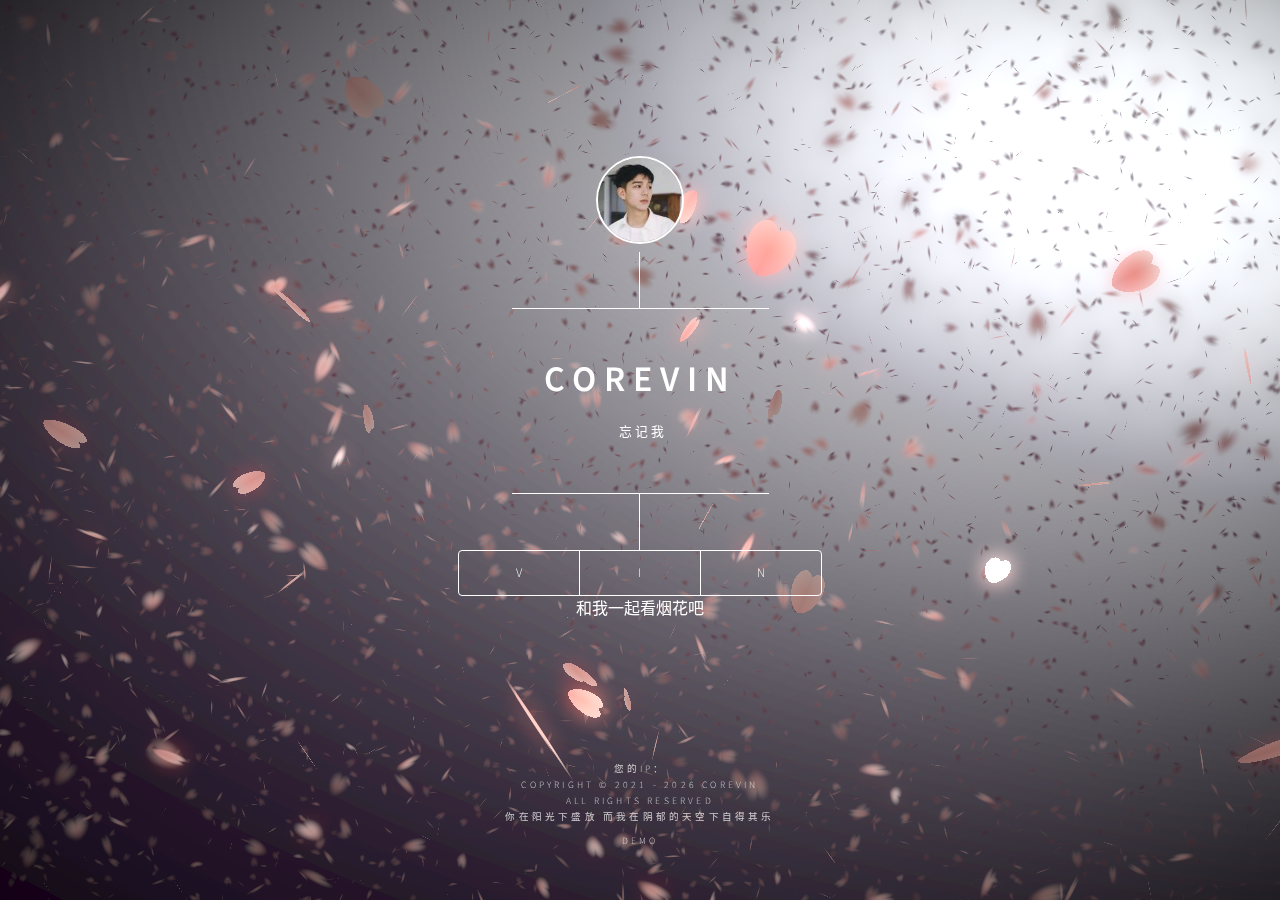
<file: Corevin/index.html>
<!DOCTYPE html>
<html>

<head>
    <title>core</title>
    <meta name="description" content="那些暗潮汹涌的 见不得人的 无法诉之于口的才是我真正的生活" />
    <meta charset="utf-8" />
    <meta http-equiv="content-language" content="zh-cn" />
    <link rel="shortcut icon" href="images/favicon.ico" />
    <meta name="viewport" content="width=device-width, initial-scale=1, user-scalable=no" />
    <link rel="stylesheet" href="assets/css/main.css" />
    <noscript>
        <link rel="stylesheet" href="assets/css/noscript.css" />
    </noscript>
</head>

<body class="is-preload">
    <!-- Wrapper -->
    <div id="wrapper">
        <!-- Header -->
        <header id="header">
            <div class="icon">
                <img src="images/icon-fa-gem.png" alt="corevin" title="corevin" class="logo" />
            </div>
            <div class="content">
                <div class="inner">
                    <h1>corevin</h1>
                    <p>&nbsp;忘记我</p>
                </div>
            </div>
            <nav>
                <ul>
                    <!-- Footer  <li> <a target="_blank" href="">ABC</a></li> -->
                    <li> <a target="_blank" href="">V</a></li>
                    <li> <a target="_blank" href="">I</a></li>
                    <li> <a target="_blank" href="">N</a></li>

                    <!--<li><a href="#elements">Elements</a></li>-->
                </ul>
                <a target="_blank" href="F/Firework.html">和我一起看烟花吧</a>
            </nav>

            </ul>

        </header>
        <!-- Footer -->
        <footer id="footer">
            <p class="copyright">您的IP：
                <script src="https://pv.sohu.com/cityjson?ie=utf-8"></script>
                <script type="text/javascript">document.write(returnCitySN["cip"])</script>
            </p>
            <p class="copyright">
                <script>
                    var mydate = new Date();
                    document.writeln("Copyright&nbsp;&copy;&nbsp;2021 - " + mydate.getFullYear() + '&nbsp;CoreVin<br />All&nbsp;Rights&nbsp;Reserved');</script>
            </p>
            <p class="copyright">你在阳光下盛放 而我在阴郁的天空下自得其乐</p>
            <a class="copyright" href="../Traverse/index.html">Demo</a>
            
           <!-- <p class="copyright"> <a target="_blank" href=""> <img src="images\svg\qq.svg" width="30" alt="QQ"
                        title="QQ" />&nbsp;&nbsp;</a> <a target="_blank" href=""> <img src="images\svg\mail.svg"
                        width="30" alt="Mail" title="Mail" />&nbsp;&nbsp;</a> <a target="_blank"
                    href=" "> <img src="" width="30" alt=" " title=" " />&nbsp;&nbsp;</a>
                <a target="_blank" href=" "> <img src="images\svg\github.svg" width="30"
                        alt="Github" title="Github" />&nbsp;&nbsp;</a> <a target="_blank"
                    href=" "> <img src="images\svg\gitee.svg" width="30" alt="Gitee"
                        title="Gitee" />&nbsp;&nbsp;</a> <a target="_blank" href=" ">
                    <img src="images\svg\coolapk.svg" width="30" alt="Coolapk" title="Coolapk" /></a> </p>-->
        </footer>
    </div>
    <canvas id="sakura" style="z-index: 2;
    position: fixed;
    left: 0;
    top: 0;
    height: 100vh;
    width: 100vw;">
    </canvas>
    <!-- BG -->
    <!-- <div id="bg"> -->
    <!-- Scripts -->
    <script src="assets/js/jquery.min.js"></script>
    <script src="assets/js/browser.min.js"></script>
    <script src="assets/js/breakpoints.min.js"></script>
    <script src="assets/js/util.js"></script>
    <script src="assets/js/main.js"></script>
    <style>
        canvas {
            padding: 0;
            margin: 0;
        }
    </style>
    <!-- sakura shader -->
    <script id="sakura_point_vsh" type="x-shader/x_vertex">
uniform mat4 uProjection;
uniform mat4 uModelview;
uniform vec3 uResolution;
uniform vec3 uOffset;
uniform vec3 uDOF;  //x:focus distance, y:focus radius, z:max radius
uniform vec3 uFade; //x:start distance, y:half distance, z:near fade start

attribute vec3 aPosition;
attribute vec3 aEuler;
attribute vec2 aMisc; //x:size, y:fade

varying vec3 pposition;
varying float psize;
varying float palpha;
varying float pdist;

//varying mat3 rotMat;
varying vec3 normX;
varying vec3 normY;
varying vec3 normZ;
varying vec3 normal;

varying float diffuse;
varying float specular;
varying float rstop;
varying float distancefade;

void main(void) {
    // Projection is based on vertical angle
    vec4 pos = uModelview * vec4(aPosition + uOffset, 1.0);
    gl_Position = uProjection * pos;
    gl_PointSize = aMisc.x * uProjection[1][1] / -pos.z * uResolution.y * 0.5;
    
    pposition = pos.xyz;
    psize = aMisc.x;
    pdist = length(pos.xyz);
    palpha = smoothstep(0.0, 1.0, (pdist - 0.1) / uFade.z);
    
    vec3 elrsn = sin(aEuler);
    vec3 elrcs = cos(aEuler);
    mat3 rotx = mat3(
        1.0, 0.0, 0.0,
        0.0, elrcs.x, elrsn.x,
        0.0, -elrsn.x, elrcs.x
    );
    mat3 roty = mat3(
        elrcs.y, 0.0, -elrsn.y,
        0.0, 1.0, 0.0,
        elrsn.y, 0.0, elrcs.y
    );
    mat3 rotz = mat3(
        elrcs.z, elrsn.z, 0.0, 
        -elrsn.z, elrcs.z, 0.0,
        0.0, 0.0, 1.0
    );
    mat3 rotmat = rotx * roty * rotz;
    normal = rotmat[2];
    
    mat3 trrotm = mat3(
        rotmat[0][0], rotmat[1][0], rotmat[2][0],
        rotmat[0][1], rotmat[1][1], rotmat[2][1],
        rotmat[0][2], rotmat[1][2], rotmat[2][2]
    );
    normX = trrotm[0];
    normY = trrotm[1];
    normZ = trrotm[2];
    
    const vec3 lit = vec3(0.6917144638660746, 0.6917144638660746, -0.20751433915982237);
    
    float tmpdfs = dot(lit, normal);
    if(tmpdfs < 0.0) {
        normal = -normal;
        tmpdfs = dot(lit, normal);
    }
    diffuse = 0.4 + tmpdfs;
    
    vec3 eyev = normalize(-pos.xyz);
    if(dot(eyev, normal) > 0.0) {
        vec3 hv = normalize(eyev + lit);
        specular = pow(max(dot(hv, normal), 0.0), 20.0);
    }
    else {
        specular = 0.0;
    }
    
    rstop = clamp((abs(pdist - uDOF.x) - uDOF.y) / uDOF.z, 0.0, 1.0);
    rstop = pow(rstop, 0.5);
    //-0.69315 = ln(0.5)
    distancefade = min(1.0, exp((uFade.x - pdist) * 0.69315 / uFade.y));
}
</script>
    <script id="sakura_point_fsh" type="x-shader/x_fragment">
#ifdef GL_ES
//precision mediump float;
precision highp float;
#endif

uniform vec3 uDOF;  //x:focus distance, y:focus radius, z:max radius
uniform vec3 uFade; //x:start distance, y:half distance, z:near fade start

const vec3 fadeCol = vec3(0.08, 0.03, 0.06);

varying vec3 pposition;
varying float psize;
varying float palpha;
varying float pdist;

//varying mat3 rotMat;
varying vec3 normX;
varying vec3 normY;
varying vec3 normZ;
varying vec3 normal;

varying float diffuse;
varying float specular;
varying float rstop;
varying float distancefade;

float ellipse(vec2 p, vec2 o, vec2 r) {
    vec2 lp = (p - o) / r;
    return length(lp) - 1.0;
}

void main(void) {
    vec3 p = vec3(gl_PointCoord - vec2(0.5, 0.5), 0.0) * 2.0;
    vec3 d = vec3(0.0, 0.0, -1.0);
    float nd = normZ.z; //dot(-normZ, d);
    if(abs(nd) < 0.0001) discard;
    
    float np = dot(normZ, p);
    vec3 tp = p + d * np / nd;
    vec2 coord = vec2(dot(normX, tp), dot(normY, tp));
    
    //angle = 15 degree
    const float flwrsn = 0.258819045102521;
    const float flwrcs = 0.965925826289068;
    mat2 flwrm = mat2(flwrcs, -flwrsn, flwrsn, flwrcs);
    vec2 flwrp = vec2(abs(coord.x), coord.y) * flwrm;
    
    float r;
    if(flwrp.x < 0.0) {
        r = ellipse(flwrp, vec2(0.065, 0.024) * 0.5, vec2(0.36, 0.96) * 0.5);
    }
    else {
        r = ellipse(flwrp, vec2(0.065, 0.024) * 0.5, vec2(0.58, 0.96) * 0.5);
    }
    
    if(r > rstop) discard;
    
    vec3 col = mix(vec3(1.0, 0.8, 0.75), vec3(1.0, 0.9, 0.87), r);
    float grady = mix(0.0, 1.0, pow(coord.y * 0.5 + 0.5, 0.35));
    col *= vec3(1.0, grady, grady);
    col *= mix(0.8, 1.0, pow(abs(coord.x), 0.3));
    col = col * diffuse + specular;
    
    col = mix(fadeCol, col, distancefade);
    
    float alpha = (rstop > 0.001)? (0.5 - r / (rstop * 2.0)) : 1.0;
    alpha = smoothstep(0.0, 1.0, alpha) * palpha;
    
    gl_FragColor = vec4(col * 0.5, alpha);
}
</script>
    <!-- effects -->
    <script id="fx_common_vsh" type="x-shader/x_vertex">
uniform vec3 uResolution;
attribute vec2 aPosition;

varying vec2 texCoord;
varying vec2 screenCoord;

void main(void) {
    gl_Position = vec4(aPosition, 0.0, 1.0);
    texCoord = aPosition.xy * 0.5 + vec2(0.5, 0.5);
    screenCoord = aPosition.xy * vec2(uResolution.z, 1.0);
}
</script>
    <script id="bg_fsh" type="x-shader/x_fragment">
#ifdef GL_ES
//precision mediump float;
precision highp float;
#endif

uniform vec2 uTimes;

varying vec2 texCoord;
varying vec2 screenCoord;

void main(void) {
    vec3 col;
    float c;
    vec2 tmpv = texCoord * vec2(0.8, 1.0) - vec2(0.95, 1.0);
    c = exp(-pow(length(tmpv) * 1.8, 2.0));
    col = mix(vec3(0.02, 0.0, 0.03), vec3(0.96, 0.98, 1.0) * 1.5, c);
    gl_FragColor = vec4(col * 0.5, 1.0);
}
</script>
    <script id="fx_brightbuf_fsh" type="x-shader/x_fragment">
#ifdef GL_ES
//precision mediump float;
precision highp float;
#endif
uniform sampler2D uSrc;
uniform vec2 uDelta;

varying vec2 texCoord;
varying vec2 screenCoord;

void main(void) {
    vec4 col = texture2D(uSrc, texCoord);
    gl_FragColor = vec4(col.rgb * 2.0 - vec3(0.5), 1.0);
}
</script>
    <script id="fx_dirblur_r4_fsh" type="x-shader/x_fragment">
#ifdef GL_ES
//precision mediump float;
precision highp float;
#endif
uniform sampler2D uSrc;
uniform vec2 uDelta;
uniform vec4 uBlurDir; //dir(x, y), stride(z, w)

varying vec2 texCoord;
varying vec2 screenCoord;

void main(void) {
    vec4 col = texture2D(uSrc, texCoord);
    col = col + texture2D(uSrc, texCoord + uBlurDir.xy * uDelta);
    col = col + texture2D(uSrc, texCoord - uBlurDir.xy * uDelta);
    col = col + texture2D(uSrc, texCoord + (uBlurDir.xy + uBlurDir.zw) * uDelta);
    col = col + texture2D(uSrc, texCoord - (uBlurDir.xy + uBlurDir.zw) * uDelta);
    gl_FragColor = col / 5.0;
}
</script>
    <!-- effect fragment shader template -->
    <script id="fx_common_fsh" type="x-shader/x_fragment">
#ifdef GL_ES
//precision mediump float;
precision highp float;
#endif
uniform sampler2D uSrc;
uniform vec2 uDelta;

varying vec2 texCoord;
varying vec2 screenCoord;

void main(void) {
    gl_FragColor = texture2D(uSrc, texCoord);
}
</script>
    <!-- post processing -->
    <script id="pp_final_vsh" type="x-shader/x_vertex">
uniform vec3 uResolution;
attribute vec2 aPosition;
varying vec2 texCoord;
varying vec2 screenCoord;
void main(void) {
    gl_Position = vec4(aPosition, 0.0, 1.0);
    texCoord = aPosition.xy * 0.5 + vec2(0.5, 0.5);
    screenCoord = aPosition.xy * vec2(uResolution.z, 1.0);
}
</script>
    <script id="pp_final_fsh" type="x-shader/x_fragment">
#ifdef GL_ES
//precision mediump float;
precision highp float;
#endif
uniform sampler2D uSrc;
uniform sampler2D uBloom;
uniform vec2 uDelta;
varying vec2 texCoord;
varying vec2 screenCoord;
void main(void) {
    vec4 srccol = texture2D(uSrc, texCoord) * 2.0;
    vec4 bloomcol = texture2D(uBloom, texCoord);
    vec4 col;
    col = srccol + bloomcol * (vec4(1.0) + srccol);
    col *= smoothstep(1.0, 0.0, pow(length((texCoord - vec2(0.5)) * 2.0), 1.2) * 0.5);
    col = pow(col, vec4(0.45454545454545)); //(1.0 / 2.2)
    
    gl_FragColor = vec4(col.rgb, 1.0);
    gl_FragColor.a = 1.0;
}
</script>
    <script>
        // Utilities
        var Vector3 = {};
        var Matrix44 = {};
        Vector3.create = function (x, y, z) {
            return { 'x': x, 'y': y, 'z': z };
        };
        Vector3.dot = function (v0, v1) {
            return v0.x * v1.x + v0.y * v1.y + v0.z * v1.z;
        };
        Vector3.cross = function (v, v0, v1) {
            v.x = v0.y * v1.z - v0.z * v1.y;
            v.y = v0.z * v1.x - v0.x * v1.z;
            v.z = v0.x * v1.y - v0.y * v1.x;
        };
        Vector3.normalize = function (v) {
            var l = v.x * v.x + v.y * v.y + v.z * v.z;
            if (l > 0.00001) {
                l = 1.0 / Math.sqrt(l);
                v.x *= l;
                v.y *= l;
                v.z *= l;
            }
        };
        Vector3.arrayForm = function (v) {
            if (v.array) {
                v.array[0] = v.x;
                v.array[1] = v.y;
                v.array[2] = v.z;
            }
            else {
                v.array = new Float32Array([v.x, v.y, v.z]);
            }
            return v.array;
        };
        Matrix44.createIdentity = function () {
            return new Float32Array([1.0, 0.0, 0.0, 0.0, 0.0, 1.0, 0.0, 0.0, 0.0, 0.0, 1.0, 0.0, 0.0, 0.0, 0.0, 1.0]);
        };
        Matrix44.loadProjection = function (m, aspect, vdeg, near, far) {
            var h = near * Math.tan(vdeg * Math.PI / 180.0 * 0.5) * 2.0;
            var w = h * aspect;

            m[0] = 2.0 * near / w;
            m[1] = 0.0;
            m[2] = 0.0;
            m[3] = 0.0;

            m[4] = 0.0;
            m[5] = 2.0 * near / h;
            m[6] = 0.0;
            m[7] = 0.0;

            m[8] = 0.0;
            m[9] = 0.0;
            m[10] = -(far + near) / (far - near);
            m[11] = -1.0;

            m[12] = 0.0;
            m[13] = 0.0;
            m[14] = -2.0 * far * near / (far - near);
            m[15] = 0.0;
        };
        Matrix44.loadLookAt = function (m, vpos, vlook, vup) {
            var frontv = Vector3.create(vpos.x - vlook.x, vpos.y - vlook.y, vpos.z - vlook.z);
            Vector3.normalize(frontv);
            var sidev = Vector3.create(1.0, 0.0, 0.0);
            Vector3.cross(sidev, vup, frontv);
            Vector3.normalize(sidev);
            var topv = Vector3.create(1.0, 0.0, 0.0);
            Vector3.cross(topv, frontv, sidev);
            Vector3.normalize(topv);

            m[0] = sidev.x;
            m[1] = topv.x;
            m[2] = frontv.x;
            m[3] = 0.0;

            m[4] = sidev.y;
            m[5] = topv.y;
            m[6] = frontv.y;
            m[7] = 0.0;

            m[8] = sidev.z;
            m[9] = topv.z;
            m[10] = frontv.z;
            m[11] = 0.0;

            m[12] = -(vpos.x * m[0] + vpos.y * m[4] + vpos.z * m[8]);
            m[13] = -(vpos.x * m[1] + vpos.y * m[5] + vpos.z * m[9]);
            m[14] = -(vpos.x * m[2] + vpos.y * m[6] + vpos.z * m[10]);
            m[15] = 1.0;
        };

        //
        var timeInfo = {
            'start': 0, 'prev': 0, // Date
            'delta': 0, 'elapsed': 0 // Number(sec)
        };

        //
        var gl;
        var renderSpec = {
            'width': 0,
            'height': 0,
            'aspect': 1,
            'array': new Float32Array(3),
            'halfWidth': 0,
            'halfHeight': 0,
            'halfArray': new Float32Array(3)
            // and some render targets. see setViewport()
        };
        renderSpec.setSize = function (w, h) {
            renderSpec.width = w;
            renderSpec.height = h;
            renderSpec.aspect = renderSpec.width / renderSpec.height;
            renderSpec.array[0] = renderSpec.width;
            renderSpec.array[1] = renderSpec.height;
            renderSpec.array[2] = renderSpec.aspect;

            renderSpec.halfWidth = Math.floor(w / 2);
            renderSpec.halfHeight = Math.floor(h / 2);
            renderSpec.halfArray[0] = renderSpec.halfWidth;
            renderSpec.halfArray[1] = renderSpec.halfHeight;
            renderSpec.halfArray[2] = renderSpec.halfWidth / renderSpec.halfHeight;
        };

        function deleteRenderTarget(rt) {
            gl.deleteFramebuffer(rt.frameBuffer);
            gl.deleteRenderbuffer(rt.renderBuffer);
            gl.deleteTexture(rt.texture);
        }

        function createRenderTarget(w, h) {
            var ret = {
                'width': w,
                'height': h,
                'sizeArray': new Float32Array([w, h, w / h]),
                'dtxArray': new Float32Array([1.0 / w, 1.0 / h])
            };
            ret.frameBuffer = gl.createFramebuffer();
            ret.renderBuffer = gl.createRenderbuffer();
            ret.texture = gl.createTexture();

            gl.bindTexture(gl.TEXTURE_2D, ret.texture);
            gl.texImage2D(gl.TEXTURE_2D, 0, gl.RGBA, w, h, 0, gl.RGBA, gl.UNSIGNED_BYTE, null);
            gl.texParameteri(gl.TEXTURE_2D, gl.TEXTURE_WRAP_S, gl.CLAMP_TO_EDGE);
            gl.texParameteri(gl.TEXTURE_2D, gl.TEXTURE_WRAP_T, gl.CLAMP_TO_EDGE);
            gl.texParameteri(gl.TEXTURE_2D, gl.TEXTURE_MAG_FILTER, gl.LINEAR);
            gl.texParameteri(gl.TEXTURE_2D, gl.TEXTURE_MIN_FILTER, gl.LINEAR);

            gl.bindFramebuffer(gl.FRAMEBUFFER, ret.frameBuffer);
            gl.framebufferTexture2D(gl.FRAMEBUFFER, gl.COLOR_ATTACHMENT0, gl.TEXTURE_2D, ret.texture, 0);

            gl.bindRenderbuffer(gl.RENDERBUFFER, ret.renderBuffer);
            gl.renderbufferStorage(gl.RENDERBUFFER, gl.DEPTH_COMPONENT16, w, h);
            gl.framebufferRenderbuffer(gl.FRAMEBUFFER, gl.DEPTH_ATTACHMENT, gl.RENDERBUFFER, ret.renderBuffer);

            gl.bindTexture(gl.TEXTURE_2D, null);
            gl.bindRenderbuffer(gl.RENDERBUFFER, null);
            gl.bindFramebuffer(gl.FRAMEBUFFER, null);

            return ret;
        }

        function compileShader(shtype, shsrc) {
            var retsh = gl.createShader(shtype);

            gl.shaderSource(retsh, shsrc);
            gl.compileShader(retsh);

            if (!gl.getShaderParameter(retsh, gl.COMPILE_STATUS)) {
                var errlog = gl.getShaderInfoLog(retsh);
                gl.deleteShader(retsh);
                console.error(errlog);
                return null;
            }
            return retsh;
        }

        function createShader(vtxsrc, frgsrc, uniformlist, attrlist) {
            var vsh = compileShader(gl.VERTEX_SHADER, vtxsrc);
            var fsh = compileShader(gl.FRAGMENT_SHADER, frgsrc);

            if (vsh == null || fsh == null) {
                return null;
            }

            var prog = gl.createProgram();
            gl.attachShader(prog, vsh);
            gl.attachShader(prog, fsh);

            gl.deleteShader(vsh);
            gl.deleteShader(fsh);

            gl.linkProgram(prog);
            if (!gl.getProgramParameter(prog, gl.LINK_STATUS)) {
                var errlog = gl.getProgramInfoLog(prog);
                console.error(errlog);
                return null;
            }

            if (uniformlist) {
                prog.uniforms = {};
                for (var i = 0; i < uniformlist.length; i++) {
                    prog.uniforms[uniformlist[i]] = gl.getUniformLocation(prog, uniformlist[i]);
                }
            }

            if (attrlist) {
                prog.attributes = {};
                for (var i = 0; i < attrlist.length; i++) {
                    var attr = attrlist[i];
                    prog.attributes[attr] = gl.getAttribLocation(prog, attr);
                }
            }

            return prog;
        }

        function useShader(prog) {
            gl.useProgram(prog);
            for (var attr in prog.attributes) {
                gl.enableVertexAttribArray(prog.attributes[attr]);;
            }
        }

        function unuseShader(prog) {
            for (var attr in prog.attributes) {
                gl.disableVertexAttribArray(prog.attributes[attr]);;
            }
            gl.useProgram(null);
        }

        /////
        var projection = {
            'angle': 60,
            'nearfar': new Float32Array([0.1, 100.0]),
            'matrix': Matrix44.createIdentity()
        };
        var camera = {
            'position': Vector3.create(0, 0, 100),
            'lookat': Vector3.create(0, 0, 0),
            'up': Vector3.create(0, 1, 0),
            'dof': Vector3.create(10.0, 4.0, 8.0),
            'matrix': Matrix44.createIdentity()
        };

        var pointFlower = {};
        var meshFlower = {};
        var sceneStandBy = false;

        var BlossomParticle = function () {
            this.velocity = new Array(3);
            this.rotation = new Array(3);
            this.position = new Array(3);
            this.euler = new Array(3);
            this.size = 1.0;
            this.alpha = 1.0;
            this.zkey = 0.0;
        };

        BlossomParticle.prototype.setVelocity = function (vx, vy, vz) {
            this.velocity[0] = vx;
            this.velocity[1] = vy;
            this.velocity[2] = vz;
        };

        BlossomParticle.prototype.setRotation = function (rx, ry, rz) {
            this.rotation[0] = rx;
            this.rotation[1] = ry;
            this.rotation[2] = rz;
        };

        BlossomParticle.prototype.setPosition = function (nx, ny, nz) {
            this.position[0] = nx;
            this.position[1] = ny;
            this.position[2] = nz;
        };

        BlossomParticle.prototype.setEulerAngles = function (rx, ry, rz) {
            this.euler[0] = rx;
            this.euler[1] = ry;
            this.euler[2] = rz;
        };

        BlossomParticle.prototype.setSize = function (s) {
            this.size = s;
        };

        BlossomParticle.prototype.update = function (dt, et) {
            this.position[0] += this.velocity[0] * dt;
            this.position[1] += this.velocity[1] * dt;
            this.position[2] += this.velocity[2] * dt;

            this.euler[0] += this.rotation[0] * dt;
            this.euler[1] += this.rotation[1] * dt;
            this.euler[2] += this.rotation[2] * dt;
        };

        function createPointFlowers() {
            // get point sizes
            var prm = gl.getParameter(gl.ALIASED_POINT_SIZE_RANGE);
            renderSpec.pointSize = { 'min': prm[0], 'max': prm[1] };

            var vtxsrc = document.getElementById("sakura_point_vsh").textContent;
            var frgsrc = document.getElementById("sakura_point_fsh").textContent;

            pointFlower.program = createShader(
                vtxsrc, frgsrc,
                ['uProjection', 'uModelview', 'uResolution', 'uOffset', 'uDOF', 'uFade'],
                ['aPosition', 'aEuler', 'aMisc']
            );

            useShader(pointFlower.program);
            pointFlower.offset = new Float32Array([0.0, 0.0, 0.0]);
            pointFlower.fader = Vector3.create(0.0, 10.0, 0.0);

            // paramerters: velocity[3], rotate[3]
            pointFlower.numFlowers = 1600;
            pointFlower.particles = new Array(pointFlower.numFlowers);
            // vertex attributes {position[3], euler_xyz[3], size[1]}
            pointFlower.dataArray = new Float32Array(pointFlower.numFlowers * (3 + 3 + 2));
            pointFlower.positionArrayOffset = 0;
            pointFlower.eulerArrayOffset = pointFlower.numFlowers * 3;
            pointFlower.miscArrayOffset = pointFlower.numFlowers * 6;

            pointFlower.buffer = gl.createBuffer();
            gl.bindBuffer(gl.ARRAY_BUFFER, pointFlower.buffer);
            gl.bufferData(gl.ARRAY_BUFFER, pointFlower.dataArray, gl.DYNAMIC_DRAW);
            gl.bindBuffer(gl.ARRAY_BUFFER, null);

            unuseShader(pointFlower.program);

            for (var i = 0; i < pointFlower.numFlowers; i++) {
                pointFlower.particles[i] = new BlossomParticle();
            }
        }

        function initPointFlowers() {
            //area
            pointFlower.area = Vector3.create(20.0, 20.0, 20.0);
            pointFlower.area.x = pointFlower.area.y * renderSpec.aspect;

            pointFlower.fader.x = 10.0; //env fade start
            pointFlower.fader.y = pointFlower.area.z; //env fade half
            pointFlower.fader.z = 0.1;  //near fade start

            //particles
            var PI2 = Math.PI * 2.0;
            var tmpv3 = Vector3.create(0, 0, 0);
            var tmpv = 0;
            var symmetryrand = function () { return (Math.random() * 2.0 - 1.0); };
            for (var i = 0; i < pointFlower.numFlowers; i++) {
                var tmpprtcl = pointFlower.particles[i];

                //velocity
                tmpv3.x = symmetryrand() * 0.3 + 0.8;
                tmpv3.y = symmetryrand() * 0.2 - 1.0;
                tmpv3.z = symmetryrand() * 0.3 + 0.5;
                Vector3.normalize(tmpv3);
                tmpv = 2.0 + Math.random() * 1.0;
                tmpprtcl.setVelocity(tmpv3.x * tmpv, tmpv3.y * tmpv, tmpv3.z * tmpv);

                //rotation
                tmpprtcl.setRotation(
                    symmetryrand() * PI2 * 0.5,
                    symmetryrand() * PI2 * 0.5,
                    symmetryrand() * PI2 * 0.5
                );

                //position
                tmpprtcl.setPosition(
                    symmetryrand() * pointFlower.area.x,
                    symmetryrand() * pointFlower.area.y,
                    symmetryrand() * pointFlower.area.z
                );

                //euler
                tmpprtcl.setEulerAngles(
                    Math.random() * Math.PI * 2.0,
                    Math.random() * Math.PI * 2.0,
                    Math.random() * Math.PI * 2.0
                );

                //size
                tmpprtcl.setSize(0.9 + Math.random() * 0.1);
            }
        }

        function renderPointFlowers() {
            //update
            var PI2 = Math.PI * 2.0;
            var limit = [pointFlower.area.x, pointFlower.area.y, pointFlower.area.z];
            var repeatPos = function (prt, cmp, limit) {
                if (Math.abs(prt.position[cmp]) - prt.size * 0.5 > limit) {
                    //out of area
                    if (prt.position[cmp] > 0) {
                        prt.position[cmp] -= limit * 2.0;
                    }
                    else {
                        prt.position[cmp] += limit * 2.0;
                    }
                }
            };
            var repeatEuler = function (prt, cmp) {
                prt.euler[cmp] = prt.euler[cmp] % PI2;
                if (prt.euler[cmp] < 0.0) {
                    prt.euler[cmp] += PI2;
                }
            };

            for (var i = 0; i < pointFlower.numFlowers; i++) {
                var prtcl = pointFlower.particles[i];
                prtcl.update(timeInfo.delta, timeInfo.elapsed);
                repeatPos(prtcl, 0, pointFlower.area.x);
                repeatPos(prtcl, 1, pointFlower.area.y);
                repeatPos(prtcl, 2, pointFlower.area.z);
                repeatEuler(prtcl, 0);
                repeatEuler(prtcl, 1);
                repeatEuler(prtcl, 2);

                prtcl.alpha = 1.0;//(pointFlower.area.z - prtcl.position[2]) * 0.5;

                prtcl.zkey = (camera.matrix[2] * prtcl.position[0]
                    + camera.matrix[6] * prtcl.position[1]
                    + camera.matrix[10] * prtcl.position[2]
                    + camera.matrix[14]);
            }

            // sort
            pointFlower.particles.sort(function (p0, p1) { return p0.zkey - p1.zkey; });

            // update data
            var ipos = pointFlower.positionArrayOffset;
            var ieuler = pointFlower.eulerArrayOffset;
            var imisc = pointFlower.miscArrayOffset;
            for (var i = 0; i < pointFlower.numFlowers; i++) {
                var prtcl = pointFlower.particles[i];
                pointFlower.dataArray[ipos] = prtcl.position[0];
                pointFlower.dataArray[ipos + 1] = prtcl.position[1];
                pointFlower.dataArray[ipos + 2] = prtcl.position[2];
                ipos += 3;
                pointFlower.dataArray[ieuler] = prtcl.euler[0];
                pointFlower.dataArray[ieuler + 1] = prtcl.euler[1];
                pointFlower.dataArray[ieuler + 2] = prtcl.euler[2];
                ieuler += 3;
                pointFlower.dataArray[imisc] = prtcl.size;
                pointFlower.dataArray[imisc + 1] = prtcl.alpha;
                imisc += 2;
            }

            //draw
            gl.enable(gl.BLEND);
            //gl.disable(gl.DEPTH_TEST);
            gl.blendFunc(gl.SRC_ALPHA, gl.ONE_MINUS_SRC_ALPHA);

            var prog = pointFlower.program;
            useShader(prog);

            gl.uniformMatrix4fv(prog.uniforms.uProjection, false, projection.matrix);
            gl.uniformMatrix4fv(prog.uniforms.uModelview, false, camera.matrix);
            gl.uniform3fv(prog.uniforms.uResolution, renderSpec.array);
            gl.uniform3fv(prog.uniforms.uDOF, Vector3.arrayForm(camera.dof));
            gl.uniform3fv(prog.uniforms.uFade, Vector3.arrayForm(pointFlower.fader));

            gl.bindBuffer(gl.ARRAY_BUFFER, pointFlower.buffer);
            gl.bufferData(gl.ARRAY_BUFFER, pointFlower.dataArray, gl.DYNAMIC_DRAW);

            gl.vertexAttribPointer(prog.attributes.aPosition, 3, gl.FLOAT, false, 0, pointFlower.positionArrayOffset * Float32Array.BYTES_PER_ELEMENT);
            gl.vertexAttribPointer(prog.attributes.aEuler, 3, gl.FLOAT, false, 0, pointFlower.eulerArrayOffset * Float32Array.BYTES_PER_ELEMENT);
            gl.vertexAttribPointer(prog.attributes.aMisc, 2, gl.FLOAT, false, 0, pointFlower.miscArrayOffset * Float32Array.BYTES_PER_ELEMENT);

            // doubler
            for (var i = 1; i < 2; i++) {
                var zpos = i * -2.0;
                pointFlower.offset[0] = pointFlower.area.x * -1.0;
                pointFlower.offset[1] = pointFlower.area.y * -1.0;
                pointFlower.offset[2] = pointFlower.area.z * zpos;
                gl.uniform3fv(prog.uniforms.uOffset, pointFlower.offset);
                gl.drawArrays(gl.POINT, 0, pointFlower.numFlowers);

                pointFlower.offset[0] = pointFlower.area.x * -1.0;
                pointFlower.offset[1] = pointFlower.area.y * 1.0;
                pointFlower.offset[2] = pointFlower.area.z * zpos;
                gl.uniform3fv(prog.uniforms.uOffset, pointFlower.offset);
                gl.drawArrays(gl.POINT, 0, pointFlower.numFlowers);

                pointFlower.offset[0] = pointFlower.area.x * 1.0;
                pointFlower.offset[1] = pointFlower.area.y * -1.0;
                pointFlower.offset[2] = pointFlower.area.z * zpos;
                gl.uniform3fv(prog.uniforms.uOffset, pointFlower.offset);
                gl.drawArrays(gl.POINT, 0, pointFlower.numFlowers);

                pointFlower.offset[0] = pointFlower.area.x * 1.0;
                pointFlower.offset[1] = pointFlower.area.y * 1.0;
                pointFlower.offset[2] = pointFlower.area.z * zpos;
                gl.uniform3fv(prog.uniforms.uOffset, pointFlower.offset);
                gl.drawArrays(gl.POINT, 0, pointFlower.numFlowers);
            }

            //main
            pointFlower.offset[0] = 0.0;
            pointFlower.offset[1] = 0.0;
            pointFlower.offset[2] = 0.0;
            gl.uniform3fv(prog.uniforms.uOffset, pointFlower.offset);
            gl.drawArrays(gl.POINT, 0, pointFlower.numFlowers);

            gl.bindBuffer(gl.ARRAY_BUFFER, null);
            unuseShader(prog);

            gl.enable(gl.DEPTH_TEST);
            gl.disable(gl.BLEND);
        }

        // effects
        //common util
        function createEffectProgram(vtxsrc, frgsrc, exunifs, exattrs) {
            var ret = {};
            var unifs = ['uResolution', 'uSrc', 'uDelta'];
            if (exunifs) {
                unifs = unifs.concat(exunifs);
            }
            var attrs = ['aPosition'];
            if (exattrs) {
                attrs = attrs.concat(exattrs);
            }

            ret.program = createShader(vtxsrc, frgsrc, unifs, attrs);
            useShader(ret.program);

            ret.dataArray = new Float32Array([
                -1.0, -1.0,
                1.0, -1.0,
                -1.0, 1.0,
                1.0, 1.0
            ]);
            ret.buffer = gl.createBuffer();
            gl.bindBuffer(gl.ARRAY_BUFFER, ret.buffer);
            gl.bufferData(gl.ARRAY_BUFFER, ret.dataArray, gl.STATIC_DRAW);

            gl.bindBuffer(gl.ARRAY_BUFFER, null);
            unuseShader(ret.program);

            return ret;
        }

        // basic usage
        // useEffect(prog, srctex({'texture':texid, 'dtxArray':(f32)[dtx, dty]})); //basic initialize
        // gl.uniform**(...); //additional uniforms
        // drawEffect()
        // unuseEffect(prog)
        // TEXTURE0 makes src
        function useEffect(fxobj, srctex) {
            var prog = fxobj.program;
            useShader(prog);
            gl.uniform3fv(prog.uniforms.uResolution, renderSpec.array);

            if (srctex != null) {
                gl.uniform2fv(prog.uniforms.uDelta, srctex.dtxArray);
                gl.uniform1i(prog.uniforms.uSrc, 0);

                gl.activeTexture(gl.TEXTURE0);
                gl.bindTexture(gl.TEXTURE_2D, srctex.texture);
            }
        }
        function drawEffect(fxobj) {
            gl.bindBuffer(gl.ARRAY_BUFFER, fxobj.buffer);
            gl.vertexAttribPointer(fxobj.program.attributes.aPosition, 2, gl.FLOAT, false, 0, 0);
            gl.drawArrays(gl.TRIANGLE_STRIP, 0, 4);
        }
        function unuseEffect(fxobj) {
            unuseShader(fxobj.program);
        }

        var effectLib = {};
        function createEffectLib() {

            var vtxsrc, frgsrc;
            //common
            var cmnvtxsrc = document.getElementById("fx_common_vsh").textContent;

            //background
            frgsrc = document.getElementById("bg_fsh").textContent;
            effectLib.sceneBg = createEffectProgram(cmnvtxsrc, frgsrc, ['uTimes'], null);

            // make brightpixels buffer
            frgsrc = document.getElementById("fx_brightbuf_fsh").textContent;
            effectLib.mkBrightBuf = createEffectProgram(cmnvtxsrc, frgsrc, null, null);

            // direction blur
            frgsrc = document.getElementById("fx_dirblur_r4_fsh").textContent;
            effectLib.dirBlur = createEffectProgram(cmnvtxsrc, frgsrc, ['uBlurDir'], null);

            //final composite
            vtxsrc = document.getElementById("pp_final_vsh").textContent;
            frgsrc = document.getElementById("pp_final_fsh").textContent;
            effectLib.finalComp = createEffectProgram(vtxsrc, frgsrc, ['uBloom'], null);
        }

        // background
        function createBackground() {
            //console.log("create background");
        }
        function initBackground() {
            //console.log("init background");
        }
        function renderBackground() {
            gl.disable(gl.DEPTH_TEST);

            useEffect(effectLib.sceneBg, null);
            gl.uniform2f(effectLib.sceneBg.program.uniforms.uTimes, timeInfo.elapsed, timeInfo.delta);
            drawEffect(effectLib.sceneBg);
            unuseEffect(effectLib.sceneBg);

            gl.enable(gl.DEPTH_TEST);
        }

        // post process
        var postProcess = {};
        function createPostProcess() {
            //console.log("create post process");
        }
        function initPostProcess() {
            //console.log("init post process");
        }

        function renderPostProcess() {
            gl.enable(gl.TEXTURE_2D);
            gl.disable(gl.DEPTH_TEST);
            var bindRT = function (rt, isclear) {
                gl.bindFramebuffer(gl.FRAMEBUFFER, rt.frameBuffer);
                gl.viewport(0, 0, rt.width, rt.height);
                if (isclear) {
                    gl.clearColor(0, 0, 0, 0);
                    gl.clear(gl.COLOR_BUFFER_BIT | gl.DEPTH_BUFFER_BIT);
                }
            };

            //make bright buff
            bindRT(renderSpec.wHalfRT0, true);
            useEffect(effectLib.mkBrightBuf, renderSpec.mainRT);
            drawEffect(effectLib.mkBrightBuf);
            unuseEffect(effectLib.mkBrightBuf);

            // make bloom
            for (var i = 0; i < 2; i++) {
                var p = 1.5 + 1 * i;
                var s = 2.0 + 1 * i;
                bindRT(renderSpec.wHalfRT1, true);
                useEffect(effectLib.dirBlur, renderSpec.wHalfRT0);
                gl.uniform4f(effectLib.dirBlur.program.uniforms.uBlurDir, p, 0.0, s, 0.0);
                drawEffect(effectLib.dirBlur);
                unuseEffect(effectLib.dirBlur);

                bindRT(renderSpec.wHalfRT0, true);
                useEffect(effectLib.dirBlur, renderSpec.wHalfRT1);
                gl.uniform4f(effectLib.dirBlur.program.uniforms.uBlurDir, 0.0, p, 0.0, s);
                drawEffect(effectLib.dirBlur);
                unuseEffect(effectLib.dirBlur);
            }

            //display
            gl.bindFramebuffer(gl.FRAMEBUFFER, null);
            gl.viewport(0, 0, renderSpec.width, renderSpec.height);
            gl.clear(gl.COLOR_BUFFER_BIT | gl.DEPTH_BUFFER_BIT);

            useEffect(effectLib.finalComp, renderSpec.mainRT);
            gl.uniform1i(effectLib.finalComp.program.uniforms.uBloom, 1);
            gl.activeTexture(gl.TEXTURE1);
            gl.bindTexture(gl.TEXTURE_2D, renderSpec.wHalfRT0.texture);
            drawEffect(effectLib.finalComp);
            unuseEffect(effectLib.finalComp);

            gl.enable(gl.DEPTH_TEST);
        }

        /////
        var SceneEnv = {};
        function createScene() {
            createEffectLib();
            createBackground();
            createPointFlowers();
            createPostProcess();
            sceneStandBy = true;
        }

        function initScene() {
            initBackground();
            initPointFlowers();
            initPostProcess();

            //camera.position.z = 17.320508;
            camera.position.z = pointFlower.area.z + projection.nearfar[0];
            projection.angle = Math.atan2(pointFlower.area.y, camera.position.z + pointFlower.area.z) * 180.0 / Math.PI * 2.0;
            Matrix44.loadProjection(projection.matrix, renderSpec.aspect, projection.angle, projection.nearfar[0], projection.nearfar[1]);
        }

        function renderScene() {
            //draw
            Matrix44.loadLookAt(camera.matrix, camera.position, camera.lookat, camera.up);

            gl.enable(gl.DEPTH_TEST);

            //gl.bindFramebuffer(gl.FRAMEBUFFER, null);
            gl.bindFramebuffer(gl.FRAMEBUFFER, renderSpec.mainRT.frameBuffer);
            gl.viewport(0, 0, renderSpec.mainRT.width, renderSpec.mainRT.height);
            gl.clearColor(0.005, 0, 0.05, 0);
            gl.clear(gl.COLOR_BUFFER_BIT | gl.DEPTH_BUFFER_BIT);

            renderBackground();
            renderPointFlowers();
            renderPostProcess();
        }

        /////
        function onResize(e) {
            makeCanvasFullScreen(document.getElementById("sakura"));
            setViewports();
            if (sceneStandBy) {
                initScene();
            }
        }

        function setViewports() {
            renderSpec.setSize(gl.canvas.width, gl.canvas.height);

            gl.clearColor(0.2, 0.2, 0.5, 1.0);
            gl.viewport(0, 0, renderSpec.width, renderSpec.height);

            var rtfunc = function (rtname, rtw, rth) {
                var rt = renderSpec[rtname];
                if (rt) deleteRenderTarget(rt);
                renderSpec[rtname] = createRenderTarget(rtw, rth);
            };
            rtfunc('mainRT', renderSpec.width, renderSpec.height);
            rtfunc('wFullRT0', renderSpec.width, renderSpec.height);
            rtfunc('wFullRT1', renderSpec.width, renderSpec.height);
            rtfunc('wHalfRT0', renderSpec.halfWidth, renderSpec.halfHeight);
            rtfunc('wHalfRT1', renderSpec.halfWidth, renderSpec.halfHeight);
        }

        function render() {
            renderScene();
        }

        var animating = true;
        function toggleAnimation(elm) {
            animating ^= true;
            if (animating) animate();
            if (elm) {
                elm.innerHTML = animating ? "Stop" : "Start";
            }
        }

        function stepAnimation() {
            if (!animating) animate();
        }

        function animate() {
            var curdate = new Date();
            timeInfo.elapsed = (curdate - timeInfo.start) / 1000.0;
            timeInfo.delta = (curdate - timeInfo.prev) / 1000.0;
            timeInfo.prev = curdate;

            if (animating) requestAnimationFrame(animate);
            render();
        }

        function makeCanvasFullScreen(canvas) {
            var b = document.body;
            var d = document.documentElement;
            fullw = Math.max(b.clientWidth, b.scrollWidth, d.scrollWidth, d.clientWidth);
            fullh = Math.max(b.clientHeight, b.scrollHeight, d.scrollHeight, d.clientHeight);
            canvas.width = fullw;
            canvas.height = fullh;
        }

        window.addEventListener('load', function (e) {
            var canvas = document.getElementById("sakura");
            try {
                makeCanvasFullScreen(canvas);
                gl = canvas.getContext('experimental-webgl');
            } catch (e) {
                alert("WebGL not supported." + e);
                console.error(e);
                return;
            }

            window.addEventListener('resize', onResize);

            setViewports();
            createScene();
            initScene();

            timeInfo.start = new Date();
            timeInfo.prev = timeInfo.start;
            animate();
        });

        //set window.requestAnimationFrame
        (function (w, r) {
            w['r' + r] = w['r' + r] || w['webkitR' + r] || w['mozR' + r] || w['msR' + r] || w['oR' + r] || function (c) { w.setTimeout(c, 1000 / 60); };
        })(window, 'equestAnimationFrame');
    </script>
</body>

</html>
</file>
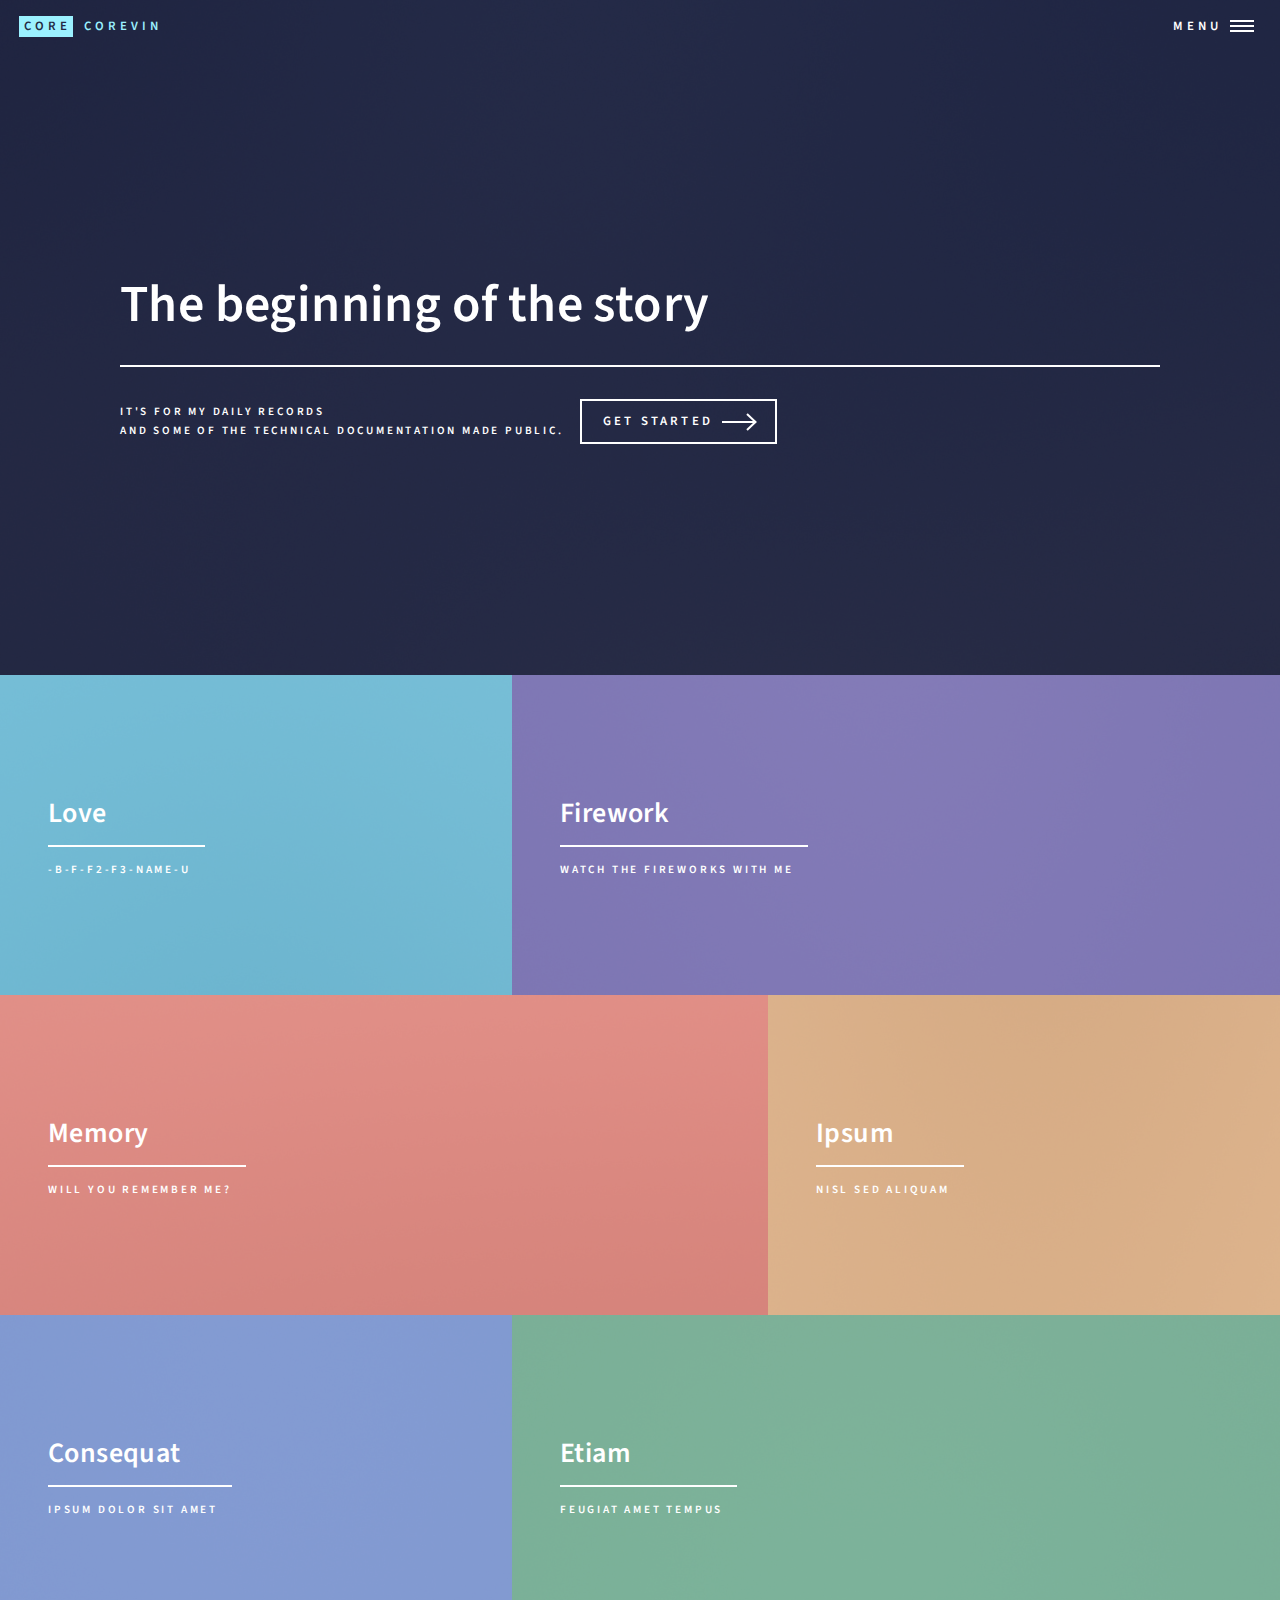
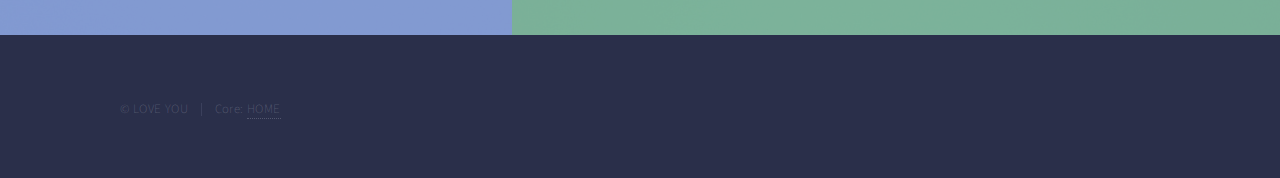
<file: Traverse/index.html>
<!DOCTYPE HTML>
<html>
	<head>
		<title>core</title>
		<meta charset="utf-8" />
		<meta name="viewport" content="width=device-width, initial-scale=1, user-scalable=no" />
		<link rel="stylesheet" href="assets/css/main.css" />
		<noscript><link rel="stylesheet" href="assets/css/noscript.css" /></noscript>
	</head>
	<body class="is-preload">
		<!-- Wrapper -->
			<div id="wrapper">

				<!-- Header -->
					<header id="header" class="alt">
						<a href="" class="logo"><strong>Core</strong> <span>corevin</span></a>
						<nav>
							<a href="#menu">Menu</a>
						</nav>
					</header>

				<!-- Menu -->
					<nav id="menu">
						<ul class="links">
							<li><a href="index.html">Home</a></li>
							<li><a href="landing.html">Memory</a></li>
							<!--<li><a href="generic.html">Generic</a></li>
							<li><a href="elements.html">Elements</a></li>-->
						</ul>
						<ul class="actions stacked">
							<li><a href="#" class="button primary fit">Get Started</a></li>
							<li><a href="#" class="button fit">Get Started</a></li>
						</ul>
					</nav>

				<!-- Banner -->
					<section id="banner" class="major">
						<div class="inner">
							<header class="major">
								<h1>The beginning of the story</h1>
							</header>
							<div class="content">
								<p>It's for my daily records<br />
									and some of the technical documentation made public.</p>
								<ul class="actions">
									<li><a href="#one" class="button next scrolly">Get Started</a></li>
								</ul>
							</div>
						</div>
					</section>

				<!-- Main -->
					<div id="main">

						<!-- One -->
							<section id="one" class="tiles">
								<article>
									<span class="image">
										<img src="images/pic01.jpg" alt="" />
									</span>
									<header class="major">
										<h3><a href="../v1/v.html" class="link">Love</a></h3>
										<p>-b-f-f2-f3-name-u</p>
									</header>
								</article>
								<article>
									<span class="image">
										<img src="images/pic02.jpg" alt="" />
									</span>
									<header class="major">
										<h3><a href="../Corevin/F/v.html" class="link">Firework</a></h3>
										<p>Watch the fireworks with me</p>
									</header>
								</article>
								<article>
									<span class="image">
										<img src="images/pic03.jpg" alt="" />
									</span>
									<header class="major">
										<h3><a href="landing.html" class="link">Memory</a></h3>
										<p>Will you remember me?</p>
									</header>
								</article>
								<article>
									<span class="image">
										<img src="images/pic04.jpg" alt="" />
									</span>
									<header class="major">
										<h3><a href="landing.html" class="link">Ipsum</a></h3>
										<p>Nisl sed aliquam</p>
									</header>
								</article>
								<article>
									<span class="image">
										<img src="images/pic05.jpg" alt="" />
									</span>
									<header class="major">
										<h3><a href="landing.html" class="link">Consequat</a></h3>
										<p>Ipsum dolor sit amet</p>
									</header>
								</article>
								<article>
									<span class="image">
										<img src="images/pic06.jpg" alt="" />
									</span>
									<header class="major">
										<h3><a href="landing.html" class="link">Etiam</a></h3>
										<p>Feugiat amet tempus</p>
									</header>
								</article>
							</section>

						<!-- Two 
							<section id="two">
								<div class="inner">
									<header class="major">
										<h2>Massa libero</h2>
									</header>
									<p>Nullam et orci eu lorem consequat tincidunt vivamus et sagittis libero. Mauris aliquet magna magna sed nunc rhoncus pharetra. Pellentesque condimentum sem. In efficitur ligula tate urna. Maecenas laoreet massa vel lacinia pellentesque lorem ipsum dolor. Nullam et orci eu lorem consequat tincidunt. Vivamus et sagittis libero. Mauris aliquet magna magna sed nunc rhoncus amet pharetra et feugiat tempus.</p>
									<ul class="actions">
										<li><a href="landing.html" class="button next">Get Started</a></li>
									</ul>
								</div>
							</section>

					</div>
-->
				<!-- Contact
					<section id="contact">
						<div class="inner">
							<section>
								<form method="post" action="#">
									<div class="fields">
										<div class="field half">
											<label for="name">Name</label>
											<input type="text" name="name" id="name" />
										</div>
										<div class="field half">
											<label for="email">Email</label>
											<input type="text" name="email" id="email" />
										</div>
										<div class="field">
											<label for="message">Message</label>
											<textarea name="message" id="message" rows="6"></textarea>
										</div>
									</div>
									<ul class="actions">
										<li><input type="submit" value="Send Message" class="primary" /></li>
										<li><input type="reset" value="Clear" /></li>
									</ul>
								</form>
							</section>
							<section class="split">
								<section>
									<div class="contact-method">
										<span class="icon solid alt fa-envelope"></span>
										<h3>Email</h3>
										<a href="#">information@untitled.tld</a>
									</div>
								</section>
								<section>
									<div class="contact-method">
										<span class="icon solid alt fa-phone"></span>
										<h3>Phone</h3>
										<span>(000) 000-0000 x12387</span>
									</div>
								</section>
								<section>
									<div class="contact-method">
										<span class="icon solid alt fa-home"></span>
										<h3>Address</h3>
										<span>1234 Somewhere Road #5432<br />
										Nashville, TN 00000<br />
										United States of America</span>
									</div>
								</section>
							</section>
						</div>
					</section>
 -->
				<!-- Footer -->
					<footer id="footer">
						<div class="inner">
							<!--<ul class="icons">
								<li><a href="#" class="icon brands alt fa-twitter"><span class="label">Twitter</span></a></li>
								<li><a href="#" class="icon brands alt fa-facebook-f"><span class="label">Facebook</span></a></li>
								<li><a href="#" class="icon brands alt fa-instagram"><span class="label">Instagram</span></a></li>
								<li><a href="#" class="icon brands alt fa-github"><span class="label">GitHub</span></a></li>
								<li><a href="#" class="icon brands alt fa-linkedin-in"><span class="label">LinkedIn</span></a></li>
							</ul>-->
							<ul class="copyright">
								<li>&copy; LOVE YOU</li><li>Core: <a href="../Corevin/index.html">HOME</a></li>
							</ul>
						</div>
					</footer>

			</div>

		<!-- Scripts -->
			<script src="assets/js/jquery.min.js"></script>
			<script src="assets/js/jquery.scrolly.min.js"></script>
			<script src="assets/js/jquery.scrollex.min.js"></script>
			<script src="assets/js/browser.min.js"></script>
			<script src="assets/js/breakpoints.min.js"></script>
			<script src="assets/js/util.js"></script>
			<script src="assets/js/main.js"></script>

	</body>
</html>
</file>
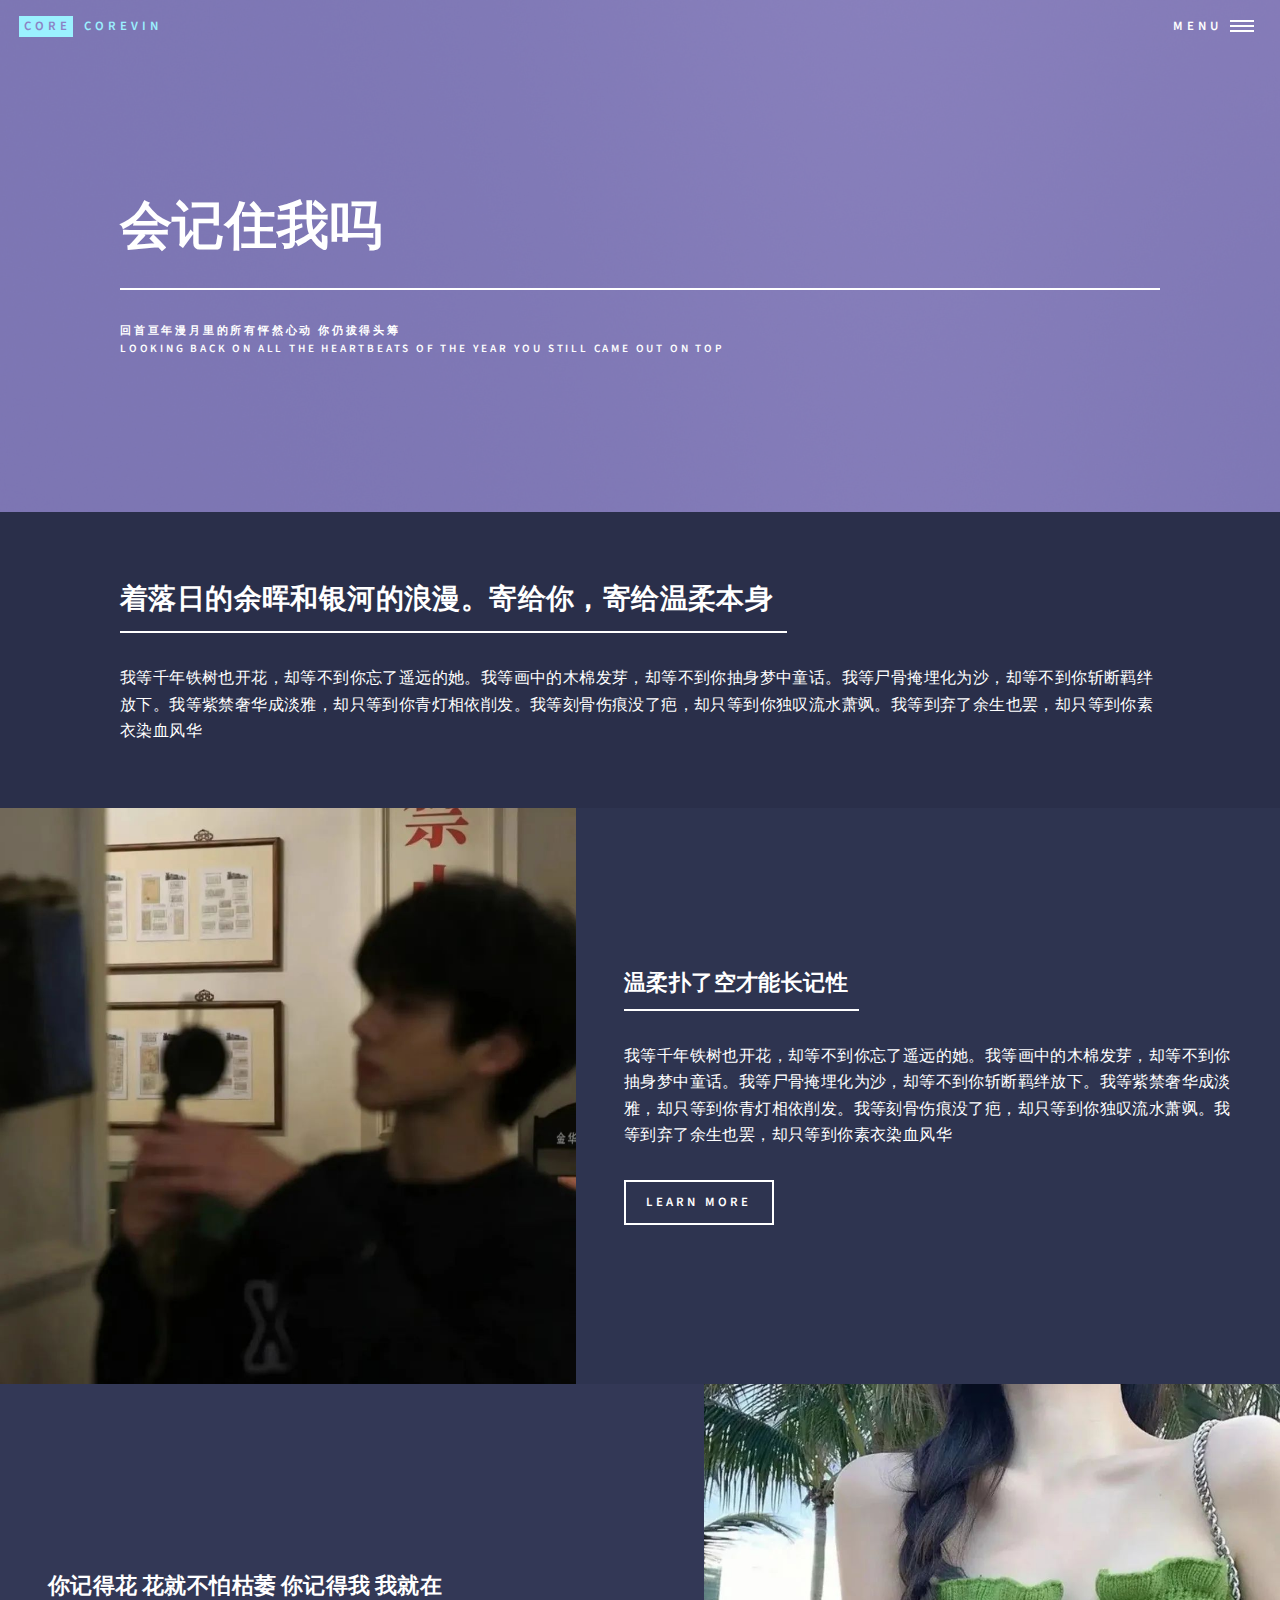
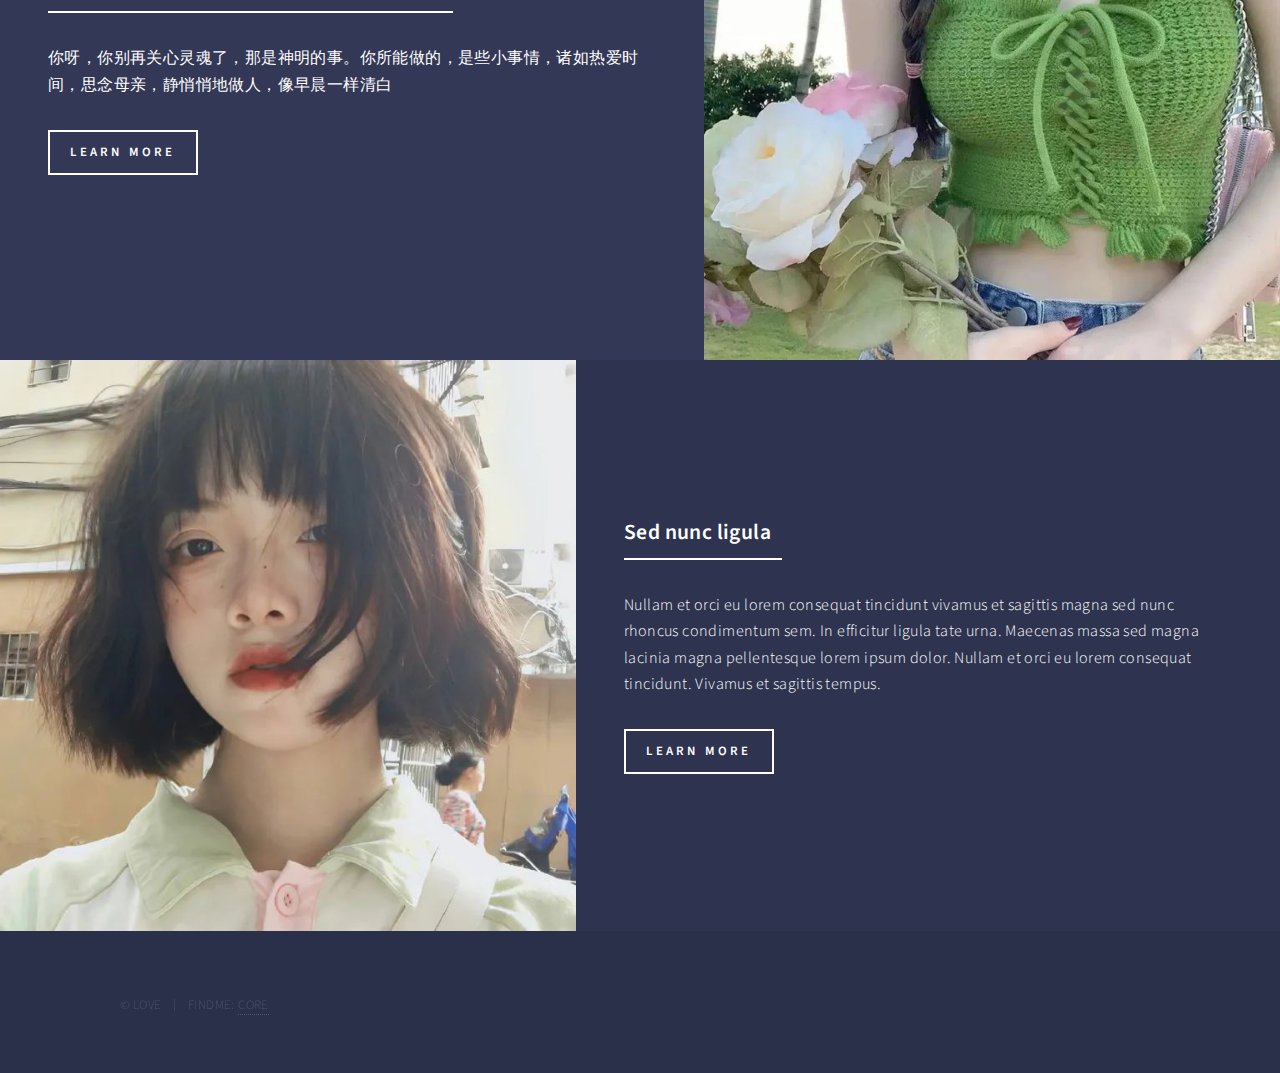
<file: Traverse/landing.html>
<!DOCTYPE HTML>
<!--
	Forty by HTML5 UP
	html5up.net | @ajlkn
	Free for personal and commercial use under the CCA 3.0 license (html5up.net/license)
-->
<html>
	<head>
		<title>Landing - Core</title>
		<meta charset="utf-8" />
		<meta name="viewport" content="width=device-width, initial-scale=1, user-scalable=no" />
		<link rel="stylesheet" href="assets/css/main.css" />
		<noscript><link rel="stylesheet" href="assets/css/noscript.css" /></noscript>
	</head>
	<body class="is-preload">

		<!-- Wrapper -->
			<div id="wrapper">

				<!-- Header -->
				<!-- Note: The "styleN" class below should match that of the banner element. -->
					<header id="header" class="alt style2">
						<a href="index.html" class="logo"><strong>Core</strong> <span>Corevin</span></a>
						<nav>
							<a href="#menu">Menu</a>
						</nav>
					</header>

				<!-- Menu -->
					<nav id="menu">
						<ul class="links">
							<li><a href="index.html">Home</a></li>
							<li><a href="landing.html">Landing</a></li>
							<li><a href="generic.html">Generic</a></li>
							<li><a href="elements.html">Elements</a></li>
						</ul>
						<ul class="actions stacked">
							<li><a href="#" class="button primary fit">Get Started</a></li>
							<li><a href="#" class="button fit">Log In</a></li>
						</ul>
					</nav>

				<!-- Banner -->
				<!-- Note: The "styleN" class below should match that of the header element. -->
					<section id="banner" class="style2">
						<div class="inner">
							<span class="image">
								<img src="images/pic07.jpg" alt="" />
							</span>
							<header class="major">
								<h1>会记住我吗</h1>
							</header>
							<div class="content">
								<p>回首亘年漫月里的所有怦然心动 你仍拔得头筹<br />
							Looking back on all the heartbeats of the year you still came out on top</p>
							</div>
						</div>
					</section>

				<!-- Main -->
					<div id="main">

						<!-- One -->
							<section id="one">
								<div class="inner">
									<header class="major">
										<h2>着落日的余晖和银河的浪漫。寄给你，寄给温柔本身</h2>
									</header>
									<p>我等千年铁树也开花，却等不到你忘了遥远的她。我等画中的木棉发芽，却等不到你抽身梦中童话。我等尸骨掩埋化为沙，却等不到你斩断羁绊放下。我等紫禁奢华成淡雅，却只等到你青灯相依削发。我等刻骨伤痕没了疤，却只等到你独叹流水萧飒。我等到弃了余生也罢，却只等到你素衣染血风华</p>
								</div>
							</section>

						<!-- Two -->
							<section id="two" class="spotlights">
								<section>
									<a href="" class="image">
										<img src="profile/05.jpg" alt="" data-position="center center" />
									</a>
									<div class="content">
										<div class="inner">
											<header class="major">
												<h3>温柔扑了空才能长记性</h3>
											</header>
											<p>我等千年铁树也开花，却等不到你忘了遥远的她。我等画中的木棉发芽，却等不到你抽身梦中童话。我等尸骨掩埋化为沙，却等不到你斩断羁绊放下。我等紫禁奢华成淡雅，却只等到你青灯相依削发。我等刻骨伤痕没了疤，却只等到你独叹流水萧飒。我等到弃了余生也罢，却只等到你素衣染血风华</p>
											<ul class="actions">
												<li><a href=" " class="button">Learn more</a></li>
											</ul>
										</div>
									</div>
								</section>
								<section>
									<a href=" " class="image">
										<img src="profile/01.jpg" alt="" data-position="top center" />
									</a>
									<div class="content">
										<div class="inner">
											<header class="major">
												<h3>你记得花 花就不怕枯萎 你记得我 我就在</h3>
											</header>
											<p>你呀，你别再关心灵魂了，那是神明的事。你所能做的，是些小事情，诸如热爱时间，思念母亲，静悄悄地做人，像早晨一样清白</p>
											<ul class="actions">
												<li><a href=" " class="button">Learn more</a></li>
											</ul>
										</div>
									</div>
								</section>
								<section>
									<a href=" " class="image">
										<img src="profile/31.jpg" alt="" data-position="25% 25%" />
									</a>
									<div class="content">
										<div class="inner">
											<header class="major">
												<h3>Sed nunc ligula</h3>
											</header>
											<p>Nullam et orci eu lorem consequat tincidunt vivamus et sagittis magna sed nunc rhoncus condimentum sem. In efficitur ligula tate urna. Maecenas massa sed magna lacinia magna pellentesque lorem ipsum dolor. Nullam et orci eu lorem consequat tincidunt. Vivamus et sagittis tempus.</p>
											<ul class="actions">
												<li><a href=" " class="button">Learn more</a></li>
											</ul>
										</div>
									</div>
								</section>
							</section>
				<!-- Footer -->
					<footer id="footer">
						<div class="inner">
						<!--	<ul class="icons">
								<li><a href="#" class="icon brands alt fa-twitter"><span class="label">Twitter</span></a></li>
								<li><a href="#" class="icon brands alt fa-facebook-f"><span class="label">Facebook</span></a></li>
								<li><a href="#" class="icon brands alt fa-instagram"><span class="label">Instagram</span></a></li>
								<li><a href="#" class="icon brands alt fa-github"><span class="label">GitHub</span></a></li>
								<li><a href="#" class="icon brands alt fa-linkedin-in"><span class="label">LinkedIn</span></a></li>
							</ul>-->
							<ul class="copyright">
								<li>&copy; LOVE</li><li>FINDME: <a href="index.html">CORE</a></li>
							</ul>
						</div>
					</footer>

			</div>

		<!-- Scripts -->
			<script src="assets/js/jquery.min.js"></script>
			<script src="assets/js/jquery.scrolly.min.js"></script>
			<script src="assets/js/jquery.scrollex.min.js"></script>
			<script src="assets/js/browser.min.js"></script>
			<script src="assets/js/breakpoints.min.js"></script>
			<script src="assets/js/util.js"></script>
			<script src="assets/js/main.js"></script>

	</body>
</html>
</file>
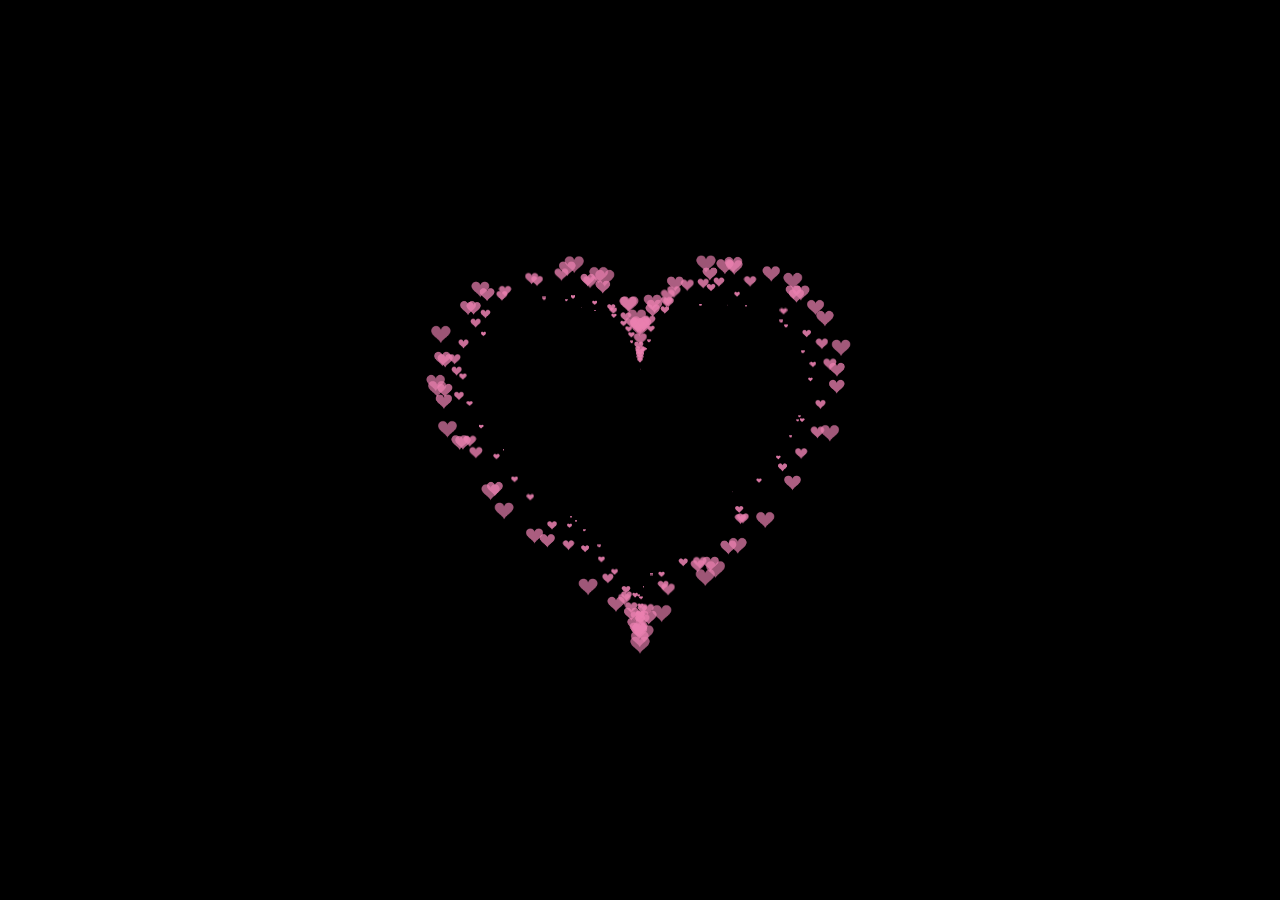
<file: v1/love-b.html>
<!DOCTYPE html>
<html>
  <head>
    <meta charset="utf-8" />
    <title>💗 Love you 💗</title>
    <style type="text/css">
      body {
        margin: 0;
        overflow: hidden;
        background: #000;
      }
      canvas {
        position: absolute;
        width: 100%;
        height: 100%;
      }
      #pinkboard {
        animation: anim 1.5s ease-in-out infinite;
        -webkit-animation: anim 1.5s ease-in-out infinite;
        -o-animation: anim 1.5s ease-in-out infinite;
        -moz-animation: anim 1.5s ease-in-out infinite;
      }
      @keyframes anim {
        0% {
          transform: scale(0.8);
        }
        25% {
          transform: scale(0.7);
        }
        50% {
          transform: scale(1);
        }
        75% {
          transform: scale(0.7);
        }
        100% {
          transform: scale(0.8);
        }
      }
      @-webkit-keyframes anim {
        0% {
          -webkit-transform: scale(0.8);
        }
        25% {
          -webkit-transform: scale(0.7);
        }
        50% {
          -webkit-transform: scale(1);
        }
        75% {
          -webkit-transform: scale(0.7);
        }
        100% {
          -webkit-transform: scale(0.8);
        }
      }
      @-o-keyframes anim {
        0% {
          -o-transform: scale(0.8);
        }
        25% {
          -o-transform: scale(0.7);
        }
        50% {
          -o-transform: scale(1);
        }
        75% {
          -o-transform: scale(0.7);
        }
        100% {
          -o-transform: scale(0.8);
        }
      }
      @-moz-keyframes anim {
        0% {
          -moz-transform: scale(0.8);
        }
        25% {
          -moz-transform: scale(0.7);
        }
        50% {
          -moz-transform: scale(1);
        }
        75% {
          -moz-transform: scale(0.7);
        }
        100% {
          -moz-transform: scale(0.8);
        }
      }
      #name {
        position: absolute;
        top: 50%;
        left: 50%;
        transform: translate(-50%, -50%);
        margin-top: -20px;
        font-size: 46px;
        color: #ea80b0;
      }
    </style>
  </head>
  <body>
    <canvas id="pinkboard"></canvas>
    <div id="name"></div>
    <!-- <canvas id="canvas"></canvas> -->

    <script
      src="https://code.jquery.com/jquery-3.2.1.min.js"
      charset="utf-8"
    ></script>
    <script>
      function getQueryString(name) {
        let reg = new RegExp("(^|&)" + name + "=([^&]*)(&|$)", "i");
        let r = window.location.search.substr(1).match(reg);
        if (r != null) {
          return decodeURIComponent(r[2]);
        }
        return null;
      }
      let name = getQueryString("n");
      document.getElementById("name").innerHTML = name;
      /*
       * Settings
       */
      var settings = {
        particles: {
          length: 500, // maximum amount of particles
          duration: 2, // particle duration in sec
          velocity: 100, // particle velocity in pixels/sec
          effect: -0.75, // play with this for a nice effect
          size: 30, // particle size in pixels
        },
      };

      /*
       * RequestAnimationFrame polyfill by Erik M?ller
       */
      (function () {
        var b = 0;
        var c = ["ms", "moz", "webkit", "o"];
        for (var a = 0; a < c.length && !window.requestAnimationFrame; ++a) {
          window.requestAnimationFrame = window[c[a] + "RequestAnimationFrame"];
          window.cancelAnimationFrame =
            window[c[a] + "CancelAnimationFrame"] ||
            window[c[a] + "CancelRequestAnimationFrame"];
        }
        if (!window.requestAnimationFrame) {
          window.requestAnimationFrame = function (h, e) {
            var d = new Date().getTime();
            var f = Math.max(0, 16 - (d - b));
            var g = window.setTimeout(function () {
              h(d + f);
            }, f);
            b = d + f;
            return g;
          };
        }
        if (!window.cancelAnimationFrame) {
          window.cancelAnimationFrame = function (d) {
            clearTimeout(d);
          };
        }
      })();

      /*
       * Point class
       */
      var Point = (function () {
        function Point(x, y) {
          this.x = typeof x !== "undefined" ? x : 0;
          this.y = typeof y !== "undefined" ? y : 0;
        }
        Point.prototype.clone = function () {
          return new Point(this.x, this.y);
        };
        Point.prototype.length = function (length) {
          if (typeof length == "undefined")
            return Math.sqrt(this.x * this.x + this.y * this.y);
          this.normalize();
          this.x *= length;
          this.y *= length;
          return this;
        };
        Point.prototype.normalize = function () {
          var length = this.length();
          this.x /= length;
          this.y /= length;
          return this;
        };
        return Point;
      })();

      /*
       * Particle class
       */

      var Particle = (function () {
        function Particle() {
          this.position = new Point();
          this.velocity = new Point();
          this.acceleration = new Point();
          this.age = 0;
        }
        Particle.prototype.initialize = function (x, y, dx, dy) {
          this.position.x = x;
          this.position.y = y;
          this.velocity.x = dx;
          this.velocity.y = dy;
          this.acceleration.x = dx * settings.particles.effect;
          this.acceleration.y = dy * settings.particles.effect;
          this.age = 0;
        };
        Particle.prototype.update = function (deltaTime) {
          this.position.x += this.velocity.x * deltaTime;
          this.position.y += this.velocity.y * deltaTime;
          this.velocity.x += this.acceleration.x * deltaTime;
          this.velocity.y += this.acceleration.y * deltaTime;
          this.age += deltaTime;
        };
        Particle.prototype.draw = function (context, image) {
          function ease(t) {
            return --t * t * t + 1;
          }
          var size = image.width * ease(this.age / settings.particles.duration);
          context.globalAlpha = 1 - this.age / settings.particles.duration;
          context.drawImage(
            image,
            this.position.x - size / 2,
            this.position.y - size / 2,
            size,
            size
          );
        };
        return Particle;
      })();

      /*
       * ParticlePool class
       */
      var ParticlePool = (function () {
        var particles,
          firstActive = 0,
          firstFree = 0,
          duration = settings.particles.duration;

        function ParticlePool(length) {
          // create and populate particle pool
          particles = new Array(length);
          for (var i = 0; i < particles.length; i++)
            particles[i] = new Particle();
        }
        ParticlePool.prototype.add = function (x, y, dx, dy) {
          particles[firstFree].initialize(x, y, dx, dy);

          // handle circular queue
          firstFree++;
          if (firstFree == particles.length) firstFree = 0;
          if (firstActive == firstFree) firstActive++;
          if (firstActive == particles.length) firstActive = 0;
        };
        ParticlePool.prototype.update = function (deltaTime) {
          var i;

          // update active particles
          if (firstActive < firstFree) {
            for (i = firstActive; i < firstFree; i++)
              particles[i].update(deltaTime);
          }
          if (firstFree < firstActive) {
            for (i = firstActive; i < particles.length; i++)
              particles[i].update(deltaTime);
            for (i = 0; i < firstFree; i++) particles[i].update(deltaTime);
          }

          // remove inactive particles
          while (
            particles[firstActive].age >= duration &&
            firstActive != firstFree
          ) {
            firstActive++;
            if (firstActive == particles.length) firstActive = 0;
          }
        };
        ParticlePool.prototype.draw = function (context, image) {
          // draw active particles
          if (firstActive < firstFree) {
            for (i = firstActive; i < firstFree; i++)
              particles[i].draw(context, image);
          }
          if (firstFree < firstActive) {
            for (i = firstActive; i < particles.length; i++)
              particles[i].draw(context, image);
            for (i = 0; i < firstFree; i++) particles[i].draw(context, image);
          }
        };
        return ParticlePool;
      })();

      /*
       * Putting it all together
       */
      (function (canvas) {
        var context = canvas.getContext("2d"),
          particles = new ParticlePool(settings.particles.length),
          particleRate =
            settings.particles.length / settings.particles.duration, // particles/sec
          time;

        // get point on heart with -PI <= t <= PI
        function pointOnHeart(t) {
          return new Point(
            160 * Math.pow(Math.sin(t), 3),
            130 * Math.cos(t) -
              50 * Math.cos(2 * t) -
              20 * Math.cos(3 * t) -
              10 * Math.cos(4 * t) +
              25
          );
        }

        // creating the particle image using a dummy canvas
        var image = (function () {
          var canvas = document.createElement("canvas"),
            context = canvas.getContext("2d");
          canvas.width = settings.particles.size;
          canvas.height = settings.particles.size;
          // helper function to create the path
          function to(t) {
            var point = pointOnHeart(t);
            point.x =
              settings.particles.size / 2 +
              (point.x * settings.particles.size) / 350;
            point.y =
              settings.particles.size / 2 -
              (point.y * settings.particles.size) / 350;
            return point;
          }
          // create the path
          context.beginPath();
          var t = -Math.PI;
          var point = to(t);
          context.moveTo(point.x, point.y);
          while (t < Math.PI) {
            t += 0.01; // baby steps!
            point = to(t);
            context.lineTo(point.x, point.y);
          }
          context.closePath();
          // create the fill
          context.fillStyle = "#ea80b0";
          context.fill();
          // create the image
          var image = new Image();
          image.src = canvas.toDataURL();
          return image;
        })();

        // render that thing!
        function render() {
          // next animation frame
          requestAnimationFrame(render);

          // update time
          var newTime = new Date().getTime() / 1000,
            deltaTime = newTime - (time || newTime);
          time = newTime;

          // clear canvas
          context.clearRect(0, 0, canvas.width, canvas.height);

          // create new particles
          var amount = particleRate * deltaTime;
          for (var i = 0; i < amount; i++) {
            var pos = pointOnHeart(Math.PI - 2 * Math.PI * Math.random());
            var dir = pos.clone().length(settings.particles.velocity);
            particles.add(
              canvas.width / 2 + pos.x,
              canvas.height / 2 - pos.y,
              dir.x,
              -dir.y
            );
          }

          // update and draw particles
          particles.update(deltaTime);
          particles.draw(context, image);
        }

        // handle (re-)sizing of the canvas
        function onResize() {
          canvas.width = canvas.clientWidth;
          canvas.height = canvas.clientHeight;
        }
        window.onresize = onResize;

        // delay rendering bootstrap
        setTimeout(function () {
          onResize();
          render();
        }, 10);
      })(document.getElementById("pinkboard"));

      // 参考：https://blog.csdn.net/weixin_57038822/article/details/121644240
    </script>
  </body>
</html>
</file>
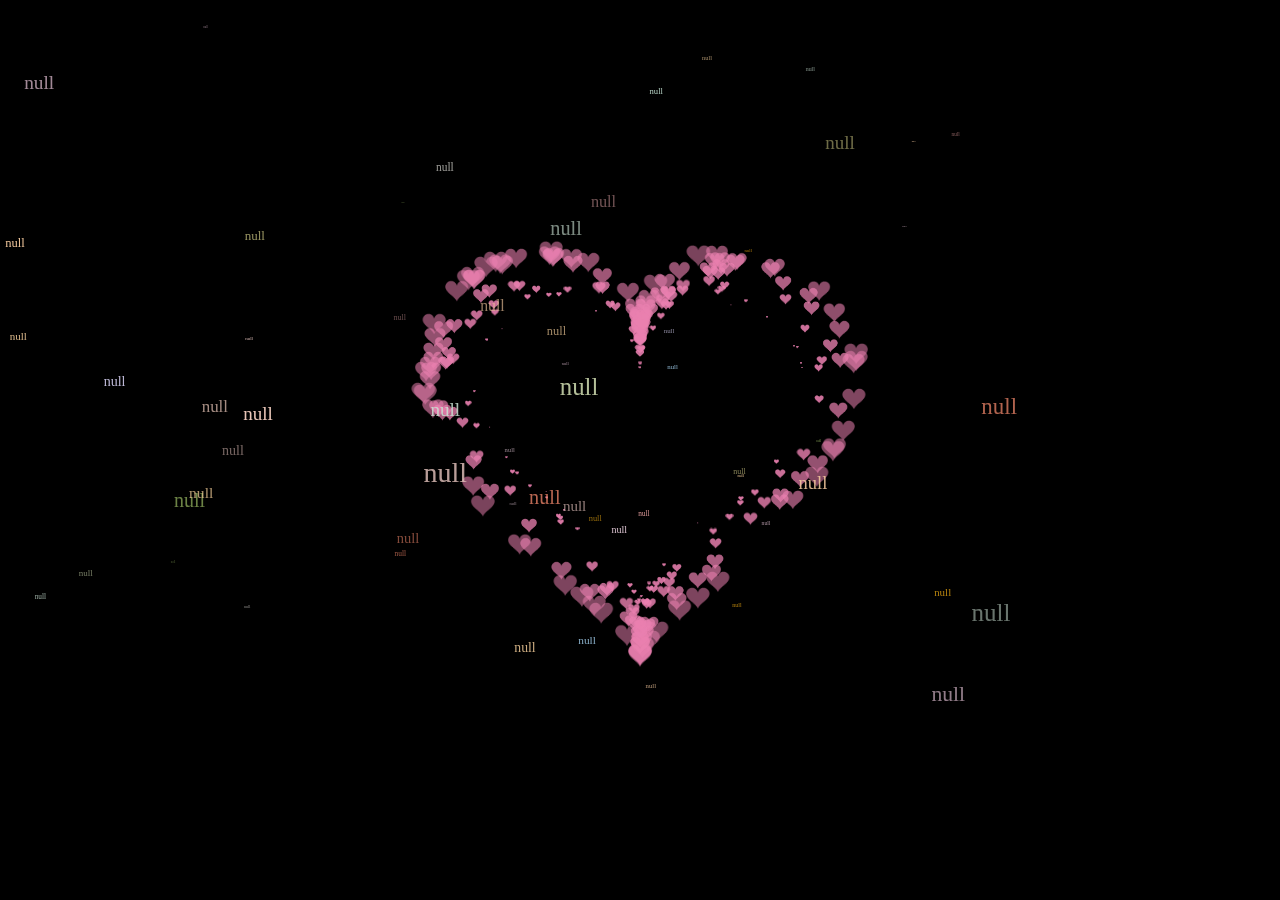
<file: v1/love-f.html>
<!DOCTYPE html>
<html>
  <head>
    <meta charset="utf-8" />
    <title>💗 Love you 💗</title>
    <style type="text/css">
      body {
        margin: 0;
        overflow: hidden;
        background: #000;
      }
      canvas {
        position: absolute;
        width: 100%;
        height: 100%;
      }
      #pinkboard {
        animation: anim 1.5s ease-in-out infinite;
        -webkit-animation: anim 1.5s ease-in-out infinite;
        -o-animation: anim 1.5s ease-in-out infinite;
        -moz-animation: anim 1.5s ease-in-out infinite;
        }
        @keyframes anim {
          0% {
          transform: scale(0.8);
        }
        25% {
          transform: scale(0.7);
        }
        50% {
          transform: scale(1);
        }
        75% {
          transform: scale(0.7);
        }
        100% {
          transform: scale(0.8);
        }
      }
      @-webkit-keyframes anim {
        0% {
          -webkit-transform: scale(0.8);
        }
        25% {
          -webkit-transform: scale(0.7);
        }
        50% {
          -webkit-transform: scale(1);
        }
        75% {
          -webkit-transform: scale(0.7);
        }
        100% {
          -webkit-transform: scale(0.8);
        }
      }
      @-o-keyframes anim {
        0% {
          -o-transform: scale(0.8);
        }
        25% {
          -o-transform: scale(0.7);
        }
        50% {
          -o-transform: scale(1);
        }
        75% {
          -o-transform: scale(0.7);
        }
        100% {
          -o-transform: scale(0.8);
        }
      }
      @-moz-keyframes anim {
        0% {
          -moz-transform: scale(0.8);
        }
        25% {
          -moz-transform: scale(0.7);
        }
        50% {
          -moz-transform: scale(1);
        }
        75% {
          -moz-transform: scale(0.7);
        }
        100% {
          -moz-transform: scale(0.8);
        }
      }
      #name {
        position: absolute;
        top: 50%;
        left: 50%;
        transform: translate(-50%, -50%);
        margin-top: -20px;
        font-size: 46px;
        color: #ea80b0;
      }
    </style>
  </head>
  <body>
    <canvas id="pinkboard"></canvas>
    <canvas id="canvas"></canvas>

    <script
      src="https://code.jquery.com/jquery-3.2.1.min.js"
      charset="utf-8"
    ></script>
    <script type="text/javascript">
      function getQueryString(name) {
        let reg = new RegExp("(^|&)" + name + "=([^&]*)(&|$)", "i");
        let r = window.location.search.substr(1).match(reg);
        if (r != null) {
          return decodeURIComponent(r[2]);
        }
        return null;
      }
      let u_name = getQueryString("n");
      const colors = [
        "#eec996",
        "#8fb7d3",
        "#b7d4c6",
        "#c3bedd",
        "#f1d5e4",
        "#cae1d3",
        "#f3c89d",
        "#d0b0c3",
        "#819d53",
        "#c99294",
        "#cec884",
        "#ff8e70",
        "#e0a111",
        "#fffdf6",
        "#cbd7ac",
        "#e8c6c0",
        "#dc9898",
        "#ecc8ba",
      ]; //用来设置的颜色
      var canvas = document.getElementById("canvas");
      var ctx = canvas.getContext("2d");
      let count = 1;

      var ww = window.innerWidth;
      var wh = window.innerHeight;

      var hearts = [];

      function init() {
        requestAnimationFrame(render);
        canvas.width = ww;
        canvas.height = wh;
        for (var i = 0; i < 100; i++) {
          hearts.push(new Heart());
        }
      }

      function Heart() {
        this.x = Math.random() * ww;
        this.y = Math.random() * wh;
        this.opacity = Math.random() * 0.5 + 0.5;
        this.vel = {
          x: (Math.random() - 0.5) * 4,
          y: (Math.random() - 0.5) * 4,
        };
        this.targetScale = Math.random() * 0.15 + 0.02;
        this.scale = this.targetScale * Math.random();
      }

      Heart.prototype.update = function (i) {
        this.x += this.vel.x;
        this.y += this.vel.y;

        this.scale += (this.targetScale - this.scale) * 0.01;
        if (this.x - this.width > ww || this.x + this.width < 0) {
          this.scale = 0;
          this.x = Math.random() * ww;
        }
        if (this.y - this.height > wh || this.y + this.height < 0) {
          this.scale = 1;
          this.y = Math.random() * wh;
        }
        this.width = 473.8;
        this.height = 408.6;
      };
      Heart.prototype.draw = function (i) {
        ctx.globalAlpha = this.opacity;
        ctx.font = `${180 * this.scale}px "微软雅黑"`;
        // ctx.font="20px";
        ctx.fillStyle = colors[i % 18];
        ctx.fillText(
          u_name,
          this.x - this.width * 0.5,
          this.y - this.height * 0.5,
          this.width,
          this.height
        );
        // ctx.drawImage(
        //   heartImage,
        //   this.x - this.width * 0.5,
        //   this.y - this.height * 0.5,
        //   this.width,
        //   this.height
        // );
      };

      function render() {
        ctx.clearRect(0, 0, ww, wh);
        // ctx.globalAlpha = 1;
        // ctx.fillStyle = "rgba(255,255,255,0.3)";
        // ctx.fillRect(0, 0, ww, wh);
        for (var i = 0; i < 100; i++) {
          hearts[i].update(i);
          hearts[i].draw(i);
        }
        requestAnimationFrame(render);
      }
      init();

      // var heartImage = new Image();
      // heartImage.onload = init();
      // heartImage.src =
      //   "[data-uri]";

      window.addEventListener("resize", function () {
        ww = window.innerWidth;
        wh = window.innerHeight;
      });
    </script>
    <script>
      /*
       * Settings
       */
      var settings = {
        particles: {
          length: 500, // maximum amount of particles
          duration: 2, // particle duration in sec
          velocity: 100, // particle velocity in pixels/sec
          effect: -0.75, // play with this for a nice effect
          size: 30, // particle size in pixels
        },
      };

      /*
       * RequestAnimationFrame polyfill by Erik M?ller
       */
      (function () {
        var b = 0;
        var c = ["ms", "moz", "webkit", "o"];
        for (var a = 0; a < c.length && !window.requestAnimationFrame; ++a) {
          window.requestAnimationFrame = window[c[a] + "RequestAnimationFrame"];
          window.cancelAnimationFrame =
            window[c[a] + "CancelAnimationFrame"] ||
            window[c[a] + "CancelRequestAnimationFrame"];
        }
        if (!window.requestAnimationFrame) {
          window.requestAnimationFrame = function (h, e) {
            var d = new Date().getTime();
            var f = Math.max(0, 16 - (d - b));
            var g = window.setTimeout(function () {
              h(d + f);
            }, f);
            b = d + f;
            return g;
          };
        }
        if (!window.cancelAnimationFrame) {
          window.cancelAnimationFrame = function (d) {
            clearTimeout(d);
          };
        }
      })();

      /*
       * Point class
       */
      var Point = (function () {
        function Point(x, y) {
          this.x = typeof x !== "undefined" ? x : 0;
          this.y = typeof y !== "undefined" ? y : 0;
        }
        Point.prototype.clone = function () {
          return new Point(this.x, this.y);
        };
        Point.prototype.length = function (length) {
          if (typeof length == "undefined")
            return Math.sqrt(this.x * this.x + this.y * this.y);
          this.normalize();
          this.x *= length;
          this.y *= length;
          return this;
        };
        Point.prototype.normalize = function () {
          var length = this.length();
          this.x /= length;
          this.y /= length;
          return this;
        };
        return Point;
      })();

      /*
       * Particle class
       */

      var Particle = (function () {
        function Particle() {
          this.position = new Point();
          this.velocity = new Point();
          this.acceleration = new Point();
          this.age = 0;
        }
        Particle.prototype.initialize = function (x, y, dx, dy) {
          this.position.x = x;
          this.position.y = y;
          this.velocity.x = dx;
          this.velocity.y = dy;
          this.acceleration.x = dx * settings.particles.effect;
          this.acceleration.y = dy * settings.particles.effect;
          this.age = 0;
        };
        Particle.prototype.update = function (deltaTime) {
          this.position.x += this.velocity.x * deltaTime;
          this.position.y += this.velocity.y * deltaTime;
          this.velocity.x += this.acceleration.x * deltaTime;
          this.velocity.y += this.acceleration.y * deltaTime;
          this.age += deltaTime;
        };
        Particle.prototype.draw = function (context, image) {
          function ease(t) {
            return --t * t * t + 1;
          }
          var size = image.width * ease(this.age / settings.particles.duration);
          context.globalAlpha = 1 - this.age / settings.particles.duration;
          context.drawImage(
            image,
            this.position.x - size / 2,
            this.position.y - size / 2,
            size,
            size
          );
        };
        return Particle;
      })();

      /*
       * ParticlePool class
       */
      var ParticlePool = (function () {
        var particles,
          firstActive = 0,
          firstFree = 0,
          duration = settings.particles.duration;

        function ParticlePool(length) {
          // create and populate particle pool
          particles = new Array(length);
          for (var i = 0; i < particles.length; i++)
            particles[i] = new Particle();
        }
        ParticlePool.prototype.add = function (x, y, dx, dy) {
          particles[firstFree].initialize(x, y, dx, dy);

          // handle circular queue
          firstFree++;
          if (firstFree == particles.length) firstFree = 0;
          if (firstActive == firstFree) firstActive++;
          if (firstActive == particles.length) firstActive = 0;
        };
        ParticlePool.prototype.update = function (deltaTime) {
          var i;

          // update active particles
          if (firstActive < firstFree) {
            for (i = firstActive; i < firstFree; i++)
              particles[i].update(deltaTime);
          }
          if (firstFree < firstActive) {
            for (i = firstActive; i < particles.length; i++)
              particles[i].update(deltaTime);
            for (i = 0; i < firstFree; i++) particles[i].update(deltaTime);
          }

          // remove inactive particles
          while (
            particles[firstActive].age >= duration &&
            firstActive != firstFree
          ) {
            firstActive++;
            if (firstActive == particles.length) firstActive = 0;
          }
        };
        ParticlePool.prototype.draw = function (context, image) {
          // draw active particles
          if (firstActive < firstFree) {
            for (i = firstActive; i < firstFree; i++)
              particles[i].draw(context, image);
          }
          if (firstFree < firstActive) {
            for (i = firstActive; i < particles.length; i++)
              particles[i].draw(context, image);
            for (i = 0; i < firstFree; i++) particles[i].draw(context, image);
          }
        };
        return ParticlePool;
      })();

      /*
       * Putting it all together
       */
      (function (canvas) {
        var context = canvas.getContext("2d"),
          particles = new ParticlePool(settings.particles.length),
          particleRate =
            settings.particles.length / settings.particles.duration, // particles/sec
          time;

        // get point on heart with -PI <= t <= PI
        function pointOnHeart(t) {
          return new Point(
            160 * Math.pow(Math.sin(t), 3),
            130 * Math.cos(t) -
              50 * Math.cos(2 * t) -
              20 * Math.cos(3 * t) -
              10 * Math.cos(4 * t) +
              25
          );
        }

        // creating the particle image using a dummy canvas
        var image = (function () {
          var canvas = document.createElement("canvas"),
            context = canvas.getContext("2d");
          canvas.width = settings.particles.size;
          canvas.height = settings.particles.size;
          // helper function to create the path
          function to(t) {
            var point = pointOnHeart(t);
            point.x =
              settings.particles.size / 2 +
              (point.x * settings.particles.size) / 350;
            point.y =
              settings.particles.size / 2 -
              (point.y * settings.particles.size) / 350;
            return point;
          }
          // create the path
          context.beginPath();
          var t = -Math.PI;
          var point = to(t);
          context.moveTo(point.x, point.y);
          while (t < Math.PI) {
            t += 0.01; // baby steps!
            point = to(t);
            context.lineTo(point.x, point.y);
          }
          context.closePath();
          // create the fill
          context.fillStyle = "#ea80b0";
          context.fill();
          // create the image
          var image = new Image();
          image.src = canvas.toDataURL();
          return image;
        })();

        // render that thing!
        function render() {
          // next animation frame
          requestAnimationFrame(render);

          // update time
          var newTime = new Date().getTime() / 1000,
            deltaTime = newTime - (time || newTime);
          time = newTime;

          // clear canvas
          context.clearRect(0, 0, canvas.width, canvas.height);

          // create new particles
          var amount = particleRate * deltaTime;
          for (var i = 0; i < amount; i++) {
            var pos = pointOnHeart(Math.PI - 2 * Math.PI * Math.random());
            var dir = pos.clone().length(settings.particles.velocity);
            particles.add(
              canvas.width / 2 + pos.x,
              canvas.height / 2 - pos.y,
              dir.x,
              -dir.y
            );
          }

          // update and draw particles
          particles.update(deltaTime);
          particles.draw(context, image);
        }

        // handle (re-)sizing of the canvas
        function onResize() {
          canvas.width = canvas.clientWidth;
          canvas.height = canvas.clientHeight;
        }
        window.onresize = onResize;

        // delay rendering bootstrap
        setTimeout(function () {
          onResize();
          render();
        }, 10);
      })(document.getElementById("pinkboard"));

      // 参考：https://blog.csdn.net/weixin_57038822/article/details/121644240
    </script>
  </body>
</html>
</file>
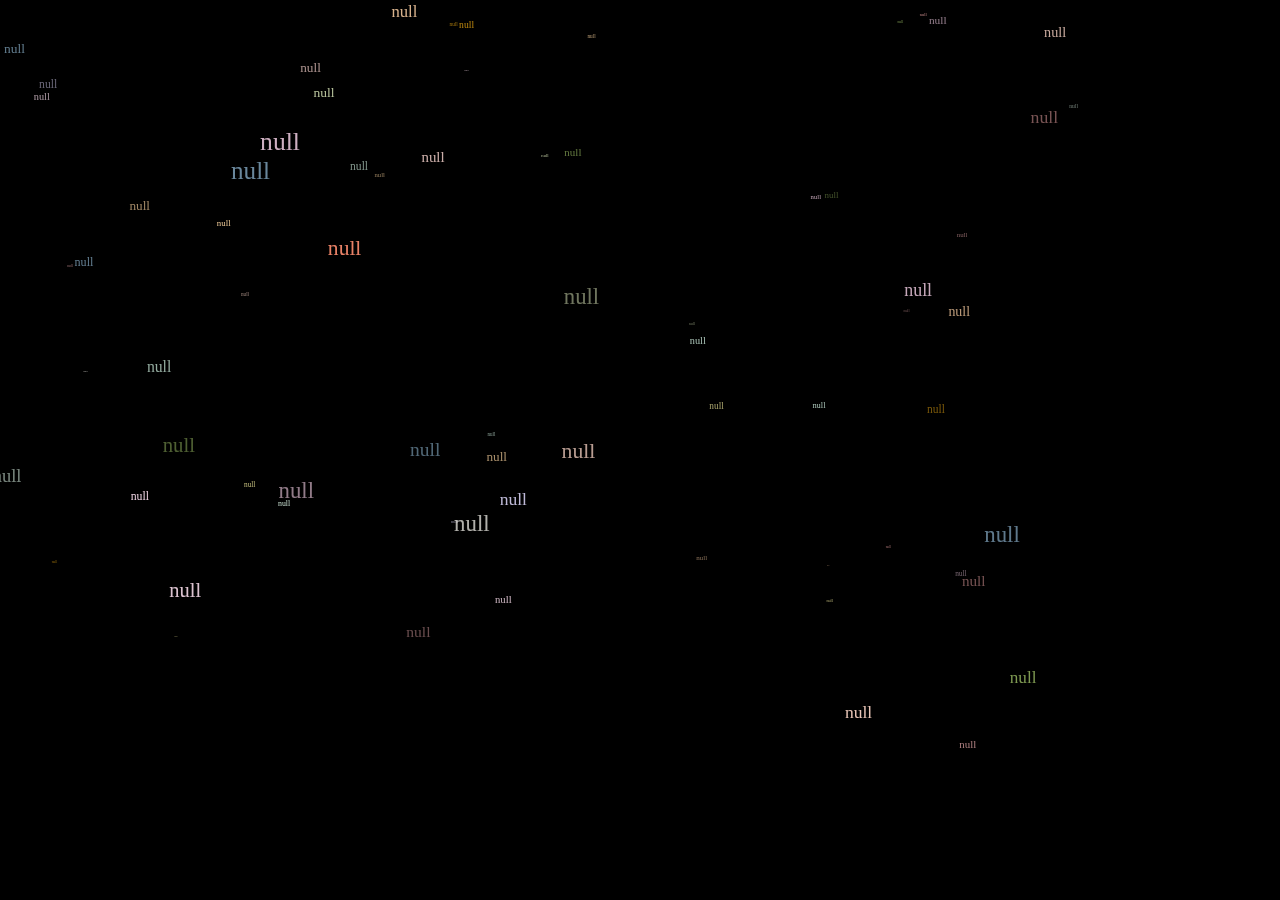
<file: v1/love-f2.html>
<!DOCTYPE html>
<html>
  <head>
    <meta charset="utf-8" />
    <title>core</title>
    <style type="text/css">
      body {
        margin: 0;
        overflow: hidden;
        background: rgb(0, 0, 0);
      }
      canvas {
        position: absolute;
        width: 100%;
        height: 100%;
      }
      #pinkboard {
        animation: anim 1.5s ease-in-out infinite;
        -webkit-animation: anim 1.5s ease-in-out infinite;
        -o-animation: anim 1.5s ease-in-out infinite;
        -moz-animation: anim 1.5s ease-in-out infinite;
        }
        @keyframes anim {
          0% {
          transform: scale(0.8);
        }
        25% {
          transform: scale(0.7);
        }
        50% {
          transform: scale(1);
        }
        75% {
          transform: scale(0.7);
        }
        100% {
          transform: scale(0.8);
        }
      }
      @-webkit-keyframes anim {
        0% {
          -webkit-transform: scale(0.8);
        }
        25% {
          -webkit-transform: scale(0.7);
        }
        50% {
          -webkit-transform: scale(1);
        }
        75% {
          -webkit-transform: scale(0.7);
        }
        100% {
          -webkit-transform: scale(0.8);
        }
      }
      @-o-keyframes anim {
        0% {
          -o-transform: scale(0.8);
        }
        25% {
          -o-transform: scale(0.7);
        }
        50% {
          -o-transform: scale(1);
        }
        75% {
          -o-transform: scale(0.7);
        }
        100% {
          -o-transform: scale(0.8);
        }
      }
      @-moz-keyframes anim {
        0% {
          -moz-transform: scale(0.8);
        }
        25% {
          -moz-transform: scale(0.7);
        }
        50% {
          -moz-transform: scale(1);
        }
        75% {
          -moz-transform: scale(0.7);
        }
        100% {
          -moz-transform: scale(0.8);
        }
      }
      #name {
        position: absolute;
        top: 50%;
        left: 50%;
        transform: translate(-50%, -50%);
        margin-top: -20px;
        font-size: 46px;
        color: #ea80b0;
      }
    </style>
  </head>
  <body>
    <canvas id="pinkboard"></canvas>
    <canvas id="canvas"></canvas>

    <script
      src="https://code.jquery.com/jquery-3.2.1.min.js"
      charset="utf-8"
    ></script>
    <script type="text/javascript">
      function getQueryString(name) {
        let reg = new RegExp("(^|&)" + name + "=([^&]*)(&|$)", "i");
        let r = window.location.search.substr(1).match(reg);
        if (r != null) {
          return decodeURIComponent(r[2]);
        }
        return null;
      }
      let u_name = getQueryString("n");
      const colors = [
        "#eec996",
        "#8fb7d3",
        "#b7d4c6",
        "#c3bedd",
        "#f1d5e4",
        "#cae1d3",
        "#f3c89d",
        "#d0b0c3",
        "#819d53",
        "#c99294",
        "#cec884",
        "#ff8e70",
        "#e0a111",
        "#fffdf6",
        "#cbd7ac",
        "#e8c6c0",
        "#dc9898",
        "#ecc8ba",
      ]; //用来设置的颜色
      var canvas = document.getElementById("canvas");
      var ctx = canvas.getContext("2d");
      let count = 1;

      var ww = window.innerWidth;
      var wh = window.innerHeight;

      var hearts = [];

      function init() {
        requestAnimationFrame(render);
        canvas.width = ww;
        canvas.height = wh;
        for (var i = 0; i < 100; i++) {
          hearts.push(new Heart());
        }
      }

      function Heart() {
        this.x = Math.random() * ww;
        this.y = Math.random() * wh;
        this.opacity = Math.random() * 0.5 + 0.5;
        this.vel = {
          x: (Math.random() - 0.5) * 4,
          y: (Math.random() - 0.5) * 4,
        };
        this.targetScale = Math.random() * 0.15 + 0.02;
        this.scale = this.targetScale * Math.random();
      }

      Heart.prototype.update = function (i) {
        this.x += this.vel.x;
        this.y += this.vel.y;

        this.scale += (this.targetScale - this.scale) * 0.01;
        if (this.x - this.width > ww || this.x + this.width < 0) {
          this.scale = 0;
          this.x = Math.random() * ww;
        }
        if (this.y - this.height > wh || this.y + this.height < 0) {
          this.scale = 1;
          this.y = Math.random() * wh;
        }
        this.width = 473.8;
        this.height = 408.6;
      };
      Heart.prototype.draw = function (i) {
        ctx.globalAlpha = this.opacity;
        ctx.font = `${180 * this.scale}px "微软雅黑"`;
        // ctx.font="20px";
        ctx.fillStyle = colors[i % 18];
        ctx.fillText(
          u_name,
          this.x - this.width * 0.5,
          this.y - this.height * 0.5,
          this.width,
          this.height
        );
        // ctx.drawImage(
        //   heartImage,
        //   this.x - this.width * 0.5,
        //   this.y - this.height * 0.5,
        //   this.width,
        //   this.height
        // );
      };

      function render() {
        ctx.clearRect(0, 0, ww, wh);
        // ctx.globalAlpha = 1;
        // ctx.fillStyle = "rgba(255,255,255,0.3)";
        // ctx.fillRect(0, 0, ww, wh);
        for (var i = 0; i < 100; i++) {
          hearts[i].update(i);
          hearts[i].draw(i);
        }
        requestAnimationFrame(render);
      }
      init();

      // var heartImage = new Image();
      // heartImage.onload = init();
      // heartImage.src =
      //   "[data-uri]";

      window.addEventListener("resize", function () {
        ww = window.innerWidth;
        wh = window.innerHeight;
      });
    </script>

  </body>
</html>
</file>
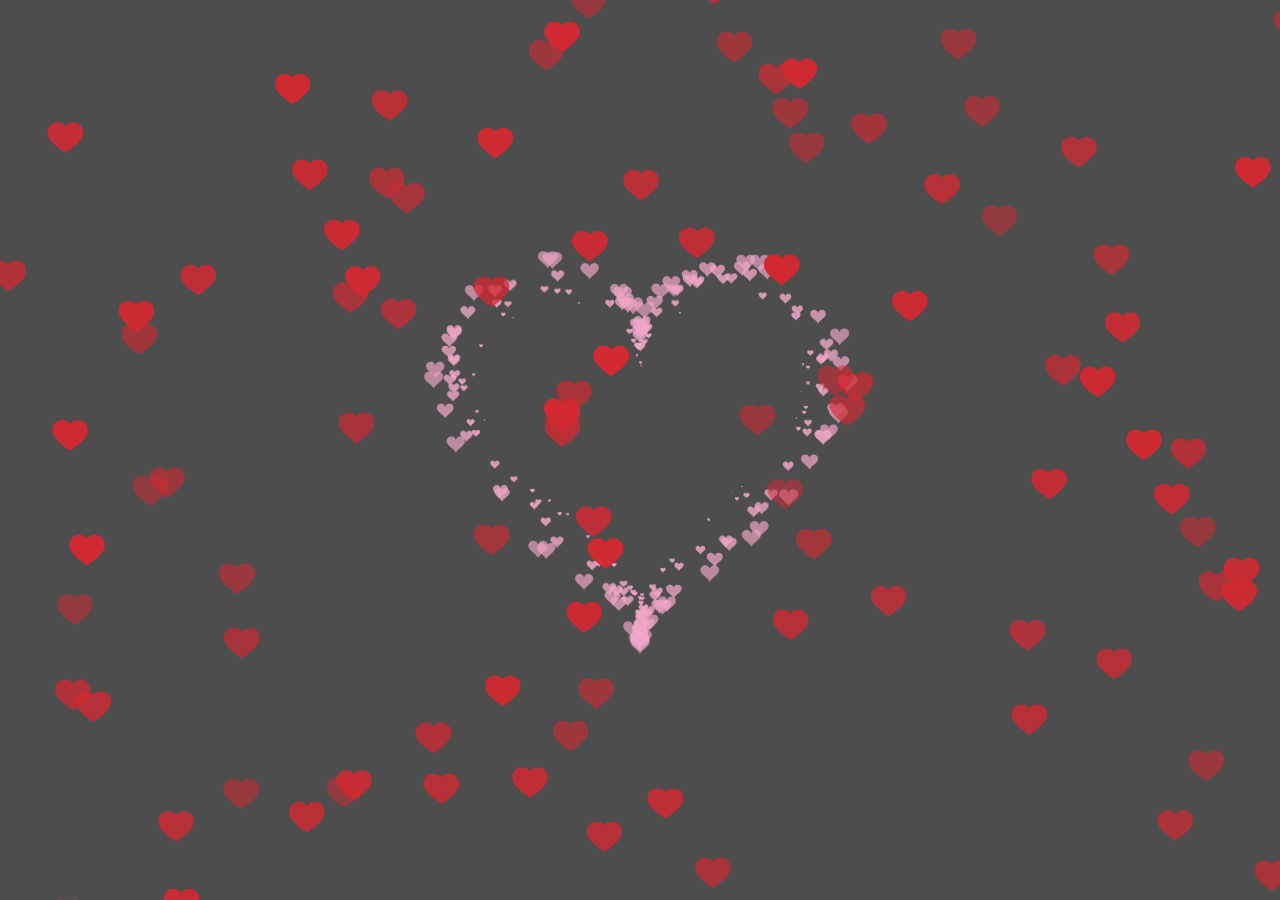
<file: v1/love-f3.html>
<!DOCTYPE html>
<html>
  <head>
    <meta charset="utf-8" />
    <title>💗 Love you 💗</title>
    <style type="text/css">
      body {
        margin: 0;
        overflow: hidden;
        background: #000;
      }
      canvas {
        position: absolute;
        width: 100%;
        height: 100%;
      }
      #pinkboard {
        animation: anim 1.5s ease-in-out infinite;
        -webkit-animation: anim 1.5s ease-in-out infinite;
        -o-animation: anim 1.5s ease-in-out infinite;
        -moz-animation: anim 1.5s ease-in-out infinite;
        }
        @keyframes anim {
          0% {
          transform: scale(0.8);
        }
        25% {
          transform: scale(0.7);
        }
        50% {
          transform: scale(1);
        }
        75% {
          transform: scale(0.7);
        }
        100% {
          transform: scale(0.8);
        }
      }
      @-webkit-keyframes anim {
        0% {
          -webkit-transform: scale(0.8);
        }
        25% {
          -webkit-transform: scale(0.7);
        }
        50% {
          -webkit-transform: scale(1);
        }
        75% {
          -webkit-transform: scale(0.7);
        }
        100% {
          -webkit-transform: scale(0.8);
        }
      }
      @-o-keyframes anim {
        0% {
          -o-transform: scale(0.8);
        }
        25% {
          -o-transform: scale(0.7);
        }
        50% {
          -o-transform: scale(1);
        }
        75% {
          -o-transform: scale(0.7);
        }
        100% {
          -o-transform: scale(0.8);
        }
      }
      @-moz-keyframes anim {
        0% {
          -moz-transform: scale(0.8);
        }
        25% {
          -moz-transform: scale(0.7);
        }
        50% {
          -moz-transform: scale(1);
        }
        75% {
          -moz-transform: scale(0.7);
        }
        100% {
          -moz-transform: scale(0.8);
        }
      }
      #name {
        position: absolute;
        top: 50%;
        left: 50%;
        transform: translate(-50%, -50%);
        margin-top: -20px;
        font-size: 46px;
        color: #ea80b0;
      }
    </style>
  </head>
  <body>
    <canvas id="pinkboard"></canvas>
    <canvas id="canvas"></canvas>

    <script
      src="https://code.jquery.com/jquery-3.2.1.min.js"
      charset="utf-8"
    ></script>
    <script type="text/javascript">
      function getQueryString(name) {
        let reg = new RegExp("(^|&)" + name + "=([^&]*)(&|$)", "i");
        let r = window.location.search.substr(1).match(reg);
        if (r != null) {
          return decodeURIComponent(r[2]);
        }
        return null;
      }
      let u_name = getQueryString("n");
      const colors = [
        "#eec996",
        "#8fb7d3",
        "#b7d4c6",
        "#c3bedd",
        "#f1d5e4",
        "#cae1d3",
        "#f3c89d",
        "#d0b0c3",
        "#819d53",
        "#c99294",
        "#cec884",
        "#ff8e70",
        "#e0a111",
        "#fffdf6",
        "#cbd7ac",
        "#e8c6c0",
        "#dc9898",
        "#ecc8ba",
      ]; //用来设置的颜色
      var canvas = document.getElementById("canvas");
      var ctx = canvas.getContext("2d");
      let count = 1;

      var ww = window.innerWidth;
      var wh = window.innerHeight;

      var hearts = [];

      function init() {
        requestAnimationFrame(render);
        canvas.width = ww;
        canvas.height = wh;
        for (var i = 0; i < 100; i++) {
          hearts.push(new Heart());
        }
      }

      function Heart() {
        this.x = Math.random() * ww;
        this.y = Math.random() * wh;
        this.opacity = Math.random() * 0.5 + 0.5;
        this.vel = {
          x: (Math.random() - 0.5) * 4,
          y: (Math.random() - 0.5) * 4,
        };
        this.targetScale = Math.random() * 0.15 + 0.02;
        this.scale = this.targetScale * Math.random();
      }

      Heart.prototype.update = function (i) {
        this.x += this.vel.x;
        this.y += this.vel.y;

        this.scale += (this.targetScale - this.scale) * 0.01;
        if (this.x - this.width > ww || this.x + this.width < 0) {
          this.scale = 1;
          this.x = Math.random() * ww;
        }
        if (this.y - this.height > wh || this.y + this.height < 0) {
          this.scale = 1;
          this.y = Math.random() * wh;
        }
        this.width = 35.8;
        this.height = 30.6;
      };
      Heart.prototype.draw = function (i) {
        ctx.globalAlpha = this.opacity;
        ctx.font = `${180 * this.scale}px "微软雅黑"`;
        // ctx.font="20px";
        ctx.fillStyle = colors[i % 18];
        // ctx.fillText(
        //   u_name,
        //   this.x - this.width * 0.5,
        //   this.y - this.height * 0.5,
        //   this.width,
        //   this.height
        // );
        ctx.drawImage(
          heartImage,
          this.x - this.width * 0.5,
          this.y - this.height * 0.5,
          this.width,
          this.height
        );
      };

      function render() {
        ctx.clearRect(0, 0, ww, wh);
        ctx.globalAlpha = 1;
        ctx.fillStyle = "rgba(255,255,255,0.3)";
        ctx.fillRect(0, 0, ww, wh);
        for (var i = 0; i < 100; i++) {
          hearts[i].update(i);
          hearts[i].draw(i);
        }
        requestAnimationFrame(render);
      }
      init();

      var heartImage = new Image();
      heartImage.onload = init();
      heartImage.src =
        "[data-uri]";

      window.addEventListener("resize", function () {
        ww = window.innerWidth;
        wh = window.innerHeight;
      });
    </script>
    <script>
      /*
       * Settings
       */
      var settings = {
        particles: {
          length: 500, // maximum amount of particles
          duration: 2, // particle duration in sec
          velocity: 100, // particle velocity in pixels/sec
          effect: -0.75, // play with this for a nice effect
          size: 30, // particle size in pixels
        },
      };

      /*
       * RequestAnimationFrame polyfill by Erik M?ller
       */
      (function () {
        var b = 0;
        var c = ["ms", "moz", "webkit", "o"];
        for (var a = 0; a < c.length && !window.requestAnimationFrame; ++a) {
          window.requestAnimationFrame = window[c[a] + "RequestAnimationFrame"];
          window.cancelAnimationFrame =
            window[c[a] + "CancelAnimationFrame"] ||
            window[c[a] + "CancelRequestAnimationFrame"];
        }
        if (!window.requestAnimationFrame) {
          window.requestAnimationFrame = function (h, e) {
            var d = new Date().getTime();
            var f = Math.max(0, 16 - (d - b));
            var g = window.setTimeout(function () {
              h(d + f);
            }, f);
            b = d + f;
            return g;
          };
        }
        if (!window.cancelAnimationFrame) {
          window.cancelAnimationFrame = function (d) {
            clearTimeout(d);
          };
        }
      })();

      /*
       * Point class
       */
      var Point = (function () {
        function Point(x, y) {
          this.x = typeof x !== "undefined" ? x : 0;
          this.y = typeof y !== "undefined" ? y : 0;
        }
        Point.prototype.clone = function () {
          return new Point(this.x, this.y);
        };
        Point.prototype.length = function (length) {
          if (typeof length == "undefined")
            return Math.sqrt(this.x * this.x + this.y * this.y);
          this.normalize();
          this.x *= length;
          this.y *= length;
          return this;
        };
        Point.prototype.normalize = function () {
          var length = this.length();
          this.x /= length;
          this.y /= length;
          return this;
        };
        return Point;
      })();

      /*
       * Particle class
       */

      var Particle = (function () {
        function Particle() {
          this.position = new Point();
          this.velocity = new Point();
          this.acceleration = new Point();
          this.age = 0;
        }
        Particle.prototype.initialize = function (x, y, dx, dy) {
          this.position.x = x;
          this.position.y = y;
          this.velocity.x = dx;
          this.velocity.y = dy;
          this.acceleration.x = dx * settings.particles.effect;
          this.acceleration.y = dy * settings.particles.effect;
          this.age = 0;
        };
        Particle.prototype.update = function (deltaTime) {
          this.position.x += this.velocity.x * deltaTime;
          this.position.y += this.velocity.y * deltaTime;
          this.velocity.x += this.acceleration.x * deltaTime;
          this.velocity.y += this.acceleration.y * deltaTime;
          this.age += deltaTime;
        };
        Particle.prototype.draw = function (context, image) {
          function ease(t) {
            return --t * t * t + 1;
          }
          var size = image.width * ease(this.age / settings.particles.duration);
          context.globalAlpha = 1 - this.age / settings.particles.duration;
          context.drawImage(
            image,
            this.position.x - size / 2,
            this.position.y - size / 2,
            size,
            size
          );
        };
        return Particle;
      })();

      /*
       * ParticlePool class
       */
      var ParticlePool = (function () {
        var particles,
          firstActive = 0,
          firstFree = 0,
          duration = settings.particles.duration;

        function ParticlePool(length) {
          // create and populate particle pool
          particles = new Array(length);
          for (var i = 0; i < particles.length; i++)
            particles[i] = new Particle();
        }
        ParticlePool.prototype.add = function (x, y, dx, dy) {
          particles[firstFree].initialize(x, y, dx, dy);

          // handle circular queue
          firstFree++;
          if (firstFree == particles.length) firstFree = 0;
          if (firstActive == firstFree) firstActive++;
          if (firstActive == particles.length) firstActive = 0;
        };
        ParticlePool.prototype.update = function (deltaTime) {
          var i;

          // update active particles
          if (firstActive < firstFree) {
            for (i = firstActive; i < firstFree; i++)
              particles[i].update(deltaTime);
          }
          if (firstFree < firstActive) {
            for (i = firstActive; i < particles.length; i++)
              particles[i].update(deltaTime);
            for (i = 0; i < firstFree; i++) particles[i].update(deltaTime);
          }

          // remove inactive particles
          while (
            particles[firstActive].age >= duration &&
            firstActive != firstFree
          ) {
            firstActive++;
            if (firstActive == particles.length) firstActive = 0;
          }
        };
        ParticlePool.prototype.draw = function (context, image) {
          // draw active particles
          if (firstActive < firstFree) {
            for (i = firstActive; i < firstFree; i++)
              particles[i].draw(context, image);
          }
          if (firstFree < firstActive) {
            for (i = firstActive; i < particles.length; i++)
              particles[i].draw(context, image);
            for (i = 0; i < firstFree; i++) particles[i].draw(context, image);
          }
        };
        return ParticlePool;
      })();

      /*
       * Putting it all together
       */
      (function (canvas) {
        var context = canvas.getContext("2d"),
          particles = new ParticlePool(settings.particles.length),
          particleRate =
            settings.particles.length / settings.particles.duration, // particles/sec
          time;

        // get point on heart with -PI <= t <= PI
        function pointOnHeart(t) {
          return new Point(
            160 * Math.pow(Math.sin(t), 3),
            130 * Math.cos(t) -
              50 * Math.cos(2 * t) -
              20 * Math.cos(3 * t) -
              10 * Math.cos(4 * t) +
              25
          );
        }

        // creating the particle image using a dummy canvas
        var image = (function () {
          var canvas = document.createElement("canvas"),
            context = canvas.getContext("2d");
          canvas.width = settings.particles.size;
          canvas.height = settings.particles.size;
          // helper function to create the path
          function to(t) {
            var point = pointOnHeart(t);
            point.x =
              settings.particles.size / 2 +
              (point.x * settings.particles.size) / 350;
            point.y =
              settings.particles.size / 2 -
              (point.y * settings.particles.size) / 350;
            return point;
          }
          // create the path
          context.beginPath();
          var t = -Math.PI;
          var point = to(t);
          context.moveTo(point.x, point.y);
          while (t < Math.PI) {
            t += 0.01; // baby steps!
            point = to(t);
            context.lineTo(point.x, point.y);
          }
          context.closePath();
          // create the fill
          context.fillStyle = "#ea80b0";
          context.fill();
          // create the image
          var image = new Image();
          image.src = canvas.toDataURL();
          return image;
        })();

        // render that thing!
        function render() {
          // next animation frame
          requestAnimationFrame(render);

          // update time
          var newTime = new Date().getTime() / 1000,
            deltaTime = newTime - (time || newTime);
          time = newTime;

          // clear canvas
          context.clearRect(0, 0, canvas.width, canvas.height);

          // create new particles
          var amount = particleRate * deltaTime;
          for (var i = 0; i < amount; i++) {
            var pos = pointOnHeart(Math.PI - 2 * Math.PI * Math.random());
            var dir = pos.clone().length(settings.particles.velocity);
            particles.add(
              canvas.width / 2 + pos.x,
              canvas.height / 2 - pos.y,
              dir.x,
              -dir.y
            );
          }

          // update and draw particles
          particles.update(deltaTime);
          particles.draw(context, image);
        }

        // handle (re-)sizing of the canvas
        function onResize() {
          canvas.width = canvas.clientWidth;
          canvas.height = canvas.clientHeight;
        }
        window.onresize = onResize;

        // delay rendering bootstrap
        setTimeout(function () {
          onResize();
          render();
        }, 10);
      })(document.getElementById("pinkboard"));

      // 参考：https://blog.csdn.net/weixin_57038822/article/details/121644240
    </script>
  </body>
</html>
</file>
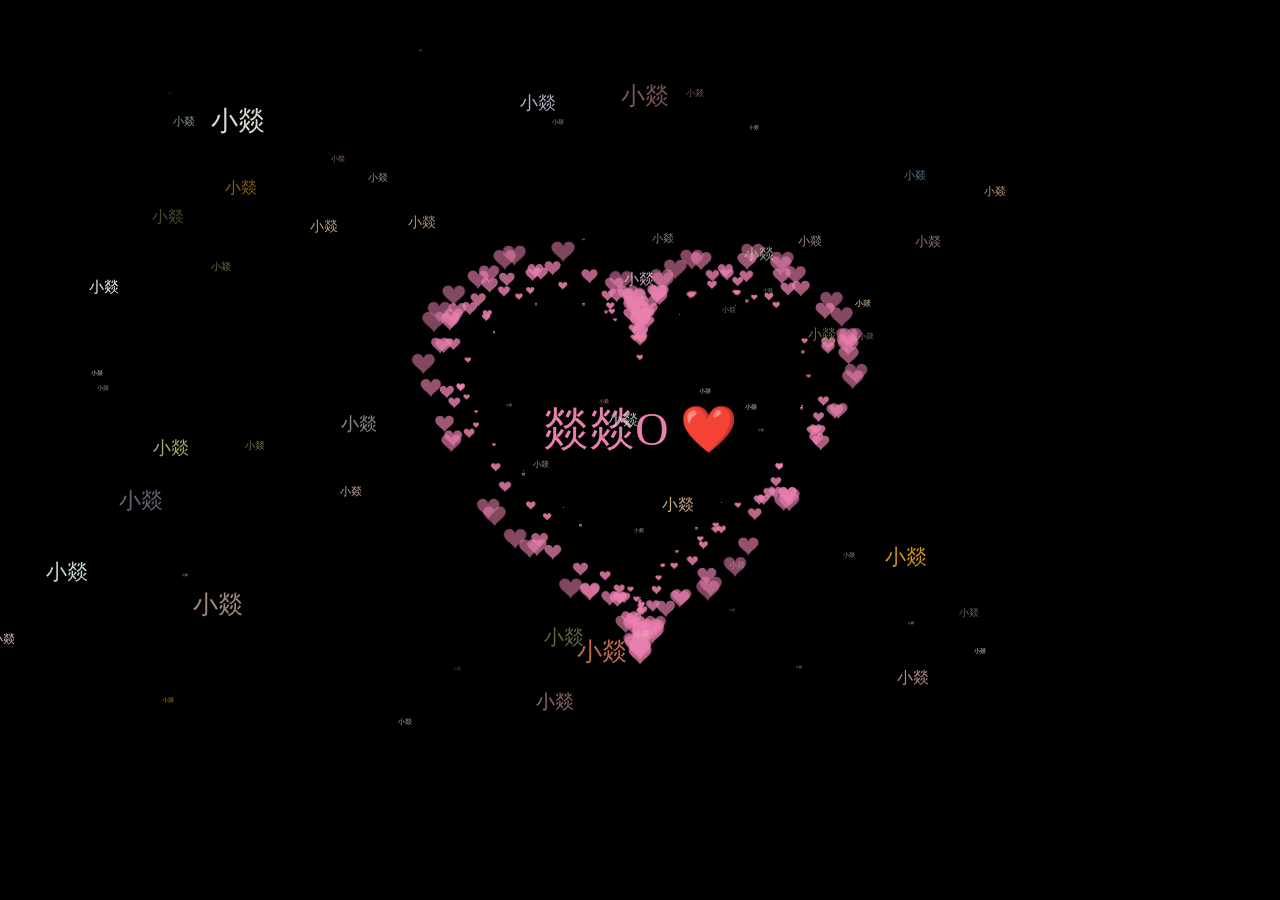
<file: v1/love-name.html>
<!DOCTYPE html>
<html>
  <head>
    <meta charset="utf-8" />
    <title>💗 Love you 💗</title>
    <style type="text/css">
      body {
        margin: 0;
        overflow: hidden;
        background: #000;
      }
      canvas {
        position: absolute;
        width: 100%;
        height: 100%;
      }
      #pinkboard {
        animation: anim 1.5s ease-in-out infinite;
        -webkit-animation: anim 1.5s ease-in-out infinite;
        -o-animation: anim 1.5s ease-in-out infinite;
        -moz-animation: anim 1.5s ease-in-out infinite;
      }
      @keyframes anim {
        0% {
          transform: scale(0.8);
        }
        25% {
          transform: scale(0.7);
        }
        50% {
          transform: scale(1);
        }
        75% {
          transform: scale(0.7);
        }
        100% {
          transform: scale(0.8);
        }
      }
      @-webkit-keyframes anim {
        0% {
          -webkit-transform: scale(0.8);
        }
        25% {
          -webkit-transform: scale(0.7);
        }
        50% {
          -webkit-transform: scale(1);
        }
        75% {
          -webkit-transform: scale(0.7);
        }
        100% {
          -webkit-transform: scale(0.8);
        }
      }
      @-o-keyframes anim {
        0% {
          -o-transform: scale(0.8);
        }
        25% {
          -o-transform: scale(0.7);
        }
        50% {
          -o-transform: scale(1);
        }
        75% {
          -o-transform: scale(0.7);
        }
        100% {
          -o-transform: scale(0.8);
        }
      }
      @-moz-keyframes anim {
        0% {
          -moz-transform: scale(0.8);
        }
        25% {
          -moz-transform: scale(0.7);
        }
        50% {
          -moz-transform: scale(1);
        }
        75% {
          -moz-transform: scale(0.7);
        }
        100% {
          -moz-transform: scale(0.8);
        }
      }
      #name {
        position: absolute;
        top: 50%;
        left: 50%;
        transform: translate(-50%, -50%);
        margin-top: -20px;
        font-size: 46px;
        color: #ea80b0;
      }
    </style>
  </head>
  <body>
    <canvas id="pinkboard"></canvas>
    <div id="name">燚燚O ❤️</div>
    <canvas id="canvas"></canvas>

    <script type="text/javascript">
      const colors = [
        "#eec996",
        "#8fb7d3",
        "#b7d4c6",
        "#c3bedd",
        "#f1d5e4",
        "#cae1d3",
        "#f3c89d",
        "#d0b0c3",
        "#819d53",
        "#c99294",
        "#cec884",
        "#ff8e70",
        "#e0a111",
        "#fffdf6",
        "#cbd7ac",
        "#e8c6c0",
        "#dc9898",
        "#ecc8ba",
      ]; //用来设置的颜色
      var canvas = document.getElementById("canvas");
      var ctx = canvas.getContext("2d");
      let count = 1;

      var ww = window.innerWidth;
      var wh = window.innerHeight;

      var hearts = [];

      function init() {
        requestAnimationFrame(render);
        canvas.width = ww;
        canvas.height = wh;
        for (var i = 0; i < 100; i++) {
          hearts.push(new Heart());
        }
      }

      function Heart() {
        this.x = Math.random() * ww;
        this.y = Math.random() * wh;
        this.opacity = Math.random() * 0.5 + 0.5;
        this.vel = {
          x: (Math.random() - 0.5) * 4,
          y: (Math.random() - 0.5) * 4,
        };
        this.targetScale = Math.random() * 0.15 + 0.02;
        this.scale = this.targetScale * Math.random();
      }

      Heart.prototype.update = function (i) {
        this.x += this.vel.x;
        this.y += this.vel.y;

        this.scale += (this.targetScale - this.scale) * 0.01;
        if (this.x - this.width > ww || this.x + this.width < 0) {
          this.scale = 0;
          this.x = Math.random() * ww;
        }
        if (this.y - this.height > wh || this.y + this.height < 0) {
          this.scale = 0;
          this.y = Math.random() * wh;
        }
        this.width = 473.8;
        this.height = 408.6;
      };
      Heart.prototype.draw = function (i) {
        ctx.globalAlpha = this.opacity;
        ctx.font = `${180 * this.scale}px "微软雅黑"`;
        // ctx.font="20px";
        ctx.fillStyle = colors[i % 18];
        ctx.fillText(
          "小燚",
          this.x - this.width * 0.5,
          this.y - this.height * 0.5,
          this.width,
          this.height
        );
        // ctx.drawImage(
        //   heartImage,
        //   this.x - this.width * 0.5,
        //   this.y - this.height * 0.5,
        //   this.width,
        //   this.height
        // );
      };

      function render() {
        ctx.clearRect(0, 0, ww, wh);
        // ctx.globalAlpha = 1;
        // ctx.fillStyle = "rgba(255,255,255,0.3)";
        // ctx.fillRect(0, 0, ww, wh);
        for (var i = 0; i < 100; i++) {
          hearts[i].update(i);
          hearts[i].draw(i);
        }
        requestAnimationFrame(render);
      }
      init();

      // var heartImage = new Image();
      // heartImage.onload = init();
      // heartImage.src =
      //   "[data-uri]";

      window.addEventListener("resize", function () {
        ww = window.innerWidth;
        wh = window.innerHeight;
      });
    </script>
    <script>
      /*
       * Settings
       */
      var settings = {
        particles: {
          length: 500, // maximum amount of particles
          duration: 2, // particle duration in sec
          velocity: 100, // particle velocity in pixels/sec
          effect: -0.75, // play with this for a nice effect
          size: 30, // particle size in pixels
        },
      };

      /*
       * RequestAnimationFrame polyfill by Erik M?ller
       */
      (function () {
        var b = 0;
        var c = ["ms", "moz", "webkit", "o"];
        for (var a = 0; a < c.length && !window.requestAnimationFrame; ++a) {
          window.requestAnimationFrame = window[c[a] + "RequestAnimationFrame"];
          window.cancelAnimationFrame =
            window[c[a] + "CancelAnimationFrame"] ||
            window[c[a] + "CancelRequestAnimationFrame"];
        }
        if (!window.requestAnimationFrame) {
          window.requestAnimationFrame = function (h, e) {
            var d = new Date().getTime();
            var f = Math.max(0, 16 - (d - b));
            var g = window.setTimeout(function () {
              h(d + f);
            }, f);
            b = d + f;
            return g;
          };
        }
        if (!window.cancelAnimationFrame) {
          window.cancelAnimationFrame = function (d) {
            clearTimeout(d);
          };
        }
      })();

      /*
       * Point class
       */
      var Point = (function () {
        function Point(x, y) {
          this.x = typeof x !== "undefined" ? x : 0;
          this.y = typeof y !== "undefined" ? y : 0;
        }
        Point.prototype.clone = function () {
          return new Point(this.x, this.y);
        };
        Point.prototype.length = function (length) {
          if (typeof length == "undefined")
            return Math.sqrt(this.x * this.x + this.y * this.y);
          this.normalize();
          this.x *= length;
          this.y *= length;
          return this;
        };
        Point.prototype.normalize = function () {
          var length = this.length();
          this.x /= length;
          this.y /= length;
          return this;
        };
        return Point;
      })();

      /*
       * Particle class
       */

      var Particle = (function () {
        function Particle() {
          this.position = new Point();
          this.velocity = new Point();
          this.acceleration = new Point();
          this.age = 0;
        }
        Particle.prototype.initialize = function (x, y, dx, dy) {
          this.position.x = x;
          this.position.y = y;
          this.velocity.x = dx;
          this.velocity.y = dy;
          this.acceleration.x = dx * settings.particles.effect;
          this.acceleration.y = dy * settings.particles.effect;
          this.age = 0;
        };
        Particle.prototype.update = function (deltaTime) {
          this.position.x += this.velocity.x * deltaTime;
          this.position.y += this.velocity.y * deltaTime;
          this.velocity.x += this.acceleration.x * deltaTime;
          this.velocity.y += this.acceleration.y * deltaTime;
          this.age += deltaTime;
        };
        Particle.prototype.draw = function (context, image) {
          function ease(t) {
            return --t * t * t + 1;
          }
          var size = image.width * ease(this.age / settings.particles.duration);
          context.globalAlpha = 1 - this.age / settings.particles.duration;
          context.drawImage(
            image,
            this.position.x - size / 2,
            this.position.y - size / 2,
            size,
            size
          );
        };
        return Particle;
      })();

      /*
       * ParticlePool class
       */
      var ParticlePool = (function () {
        var particles,
          firstActive = 0,
          firstFree = 0,
          duration = settings.particles.duration;

        function ParticlePool(length) {
          // create and populate particle pool
          particles = new Array(length);
          for (var i = 0; i < particles.length; i++)
            particles[i] = new Particle();
        }
        ParticlePool.prototype.add = function (x, y, dx, dy) {
          particles[firstFree].initialize(x, y, dx, dy);

          // handle circular queue
          firstFree++;
          if (firstFree == particles.length) firstFree = 0;
          if (firstActive == firstFree) firstActive++;
          if (firstActive == particles.length) firstActive = 0;
        };
        ParticlePool.prototype.update = function (deltaTime) {
          var i;

          // update active particles
          if (firstActive < firstFree) {
            for (i = firstActive; i < firstFree; i++)
              particles[i].update(deltaTime);
          }
          if (firstFree < firstActive) {
            for (i = firstActive; i < particles.length; i++)
              particles[i].update(deltaTime);
            for (i = 0; i < firstFree; i++) particles[i].update(deltaTime);
          }

          // remove inactive particles
          while (
            particles[firstActive].age >= duration &&
            firstActive != firstFree
          ) {
            firstActive++;
            if (firstActive == particles.length) firstActive = 0;
          }
        };
        ParticlePool.prototype.draw = function (context, image) {
          // draw active particles
          if (firstActive < firstFree) {
            for (i = firstActive; i < firstFree; i++)
              particles[i].draw(context, image);
          }
          if (firstFree < firstActive) {
            for (i = firstActive; i < particles.length; i++)
              particles[i].draw(context, image);
            for (i = 0; i < firstFree; i++) particles[i].draw(context, image);
          }
        };
        return ParticlePool;
      })();

      /*
       * Putting it all together
       */
      (function (canvas) {
        var context = canvas.getContext("2d"),
          particles = new ParticlePool(settings.particles.length),
          particleRate =
            settings.particles.length / settings.particles.duration, // particles/sec
          time;

        // get point on heart with -PI <= t <= PI
        function pointOnHeart(t) {
          return new Point(
            160 * Math.pow(Math.sin(t), 3),
            130 * Math.cos(t) -
              50 * Math.cos(2 * t) -
              20 * Math.cos(3 * t) -
              10 * Math.cos(4 * t) +
              25
          );
        }

        // creating the particle image using a dummy canvas
        var image = (function () {
          var canvas = document.createElement("canvas"),
            context = canvas.getContext("2d");
          canvas.width = settings.particles.size;
          canvas.height = settings.particles.size;
          // helper function to create the path
          function to(t) {
            var point = pointOnHeart(t);
            point.x =
              settings.particles.size / 2 +
              (point.x * settings.particles.size) / 350;
            point.y =
              settings.particles.size / 2 -
              (point.y * settings.particles.size) / 350;
            return point;
          }
          // create the path
          context.beginPath();
          var t = -Math.PI;
          var point = to(t);
          context.moveTo(point.x, point.y);
          while (t < Math.PI) {
            t += 0.01; // baby steps!
            point = to(t);
            context.lineTo(point.x, point.y);
          }
          context.closePath();
          // create the fill
          context.fillStyle = "#ea80b0";
          context.fill();
          // create the image
          var image = new Image();
          image.src = canvas.toDataURL();
          return image;
        })();

        // render that thing!
        function render() {
          // next animation frame
          requestAnimationFrame(render);

          // update time
          var newTime = new Date().getTime() / 1000,
            deltaTime = newTime - (time || newTime);
          time = newTime;

          // clear canvas
          context.clearRect(0, 0, canvas.width, canvas.height);

          // create new particles
          var amount = particleRate * deltaTime;
          for (var i = 0; i < amount; i++) {
            var pos = pointOnHeart(Math.PI - 2 * Math.PI * Math.random());
            var dir = pos.clone().length(settings.particles.velocity);
            particles.add(
              canvas.width / 2 + pos.x,
              canvas.height / 2 - pos.y,
              dir.x,
              -dir.y
            );
          }

          // update and draw particles
          particles.update(deltaTime);
          particles.draw(context, image);
        }

        // handle (re-)sizing of the canvas
        function onResize() {
          canvas.width = canvas.clientWidth;
          canvas.height = canvas.clientHeight;
        }
        window.onresize = onResize;

        // delay rendering bootstrap
        setTimeout(function () {
          onResize();
          render();
        }, 10);
      })(document.getElementById("pinkboard"));

      // 参考：https://blog.csdn.net/weixin_57038822/article/details/121644240
    </script>
  </body>
</html>
</file>
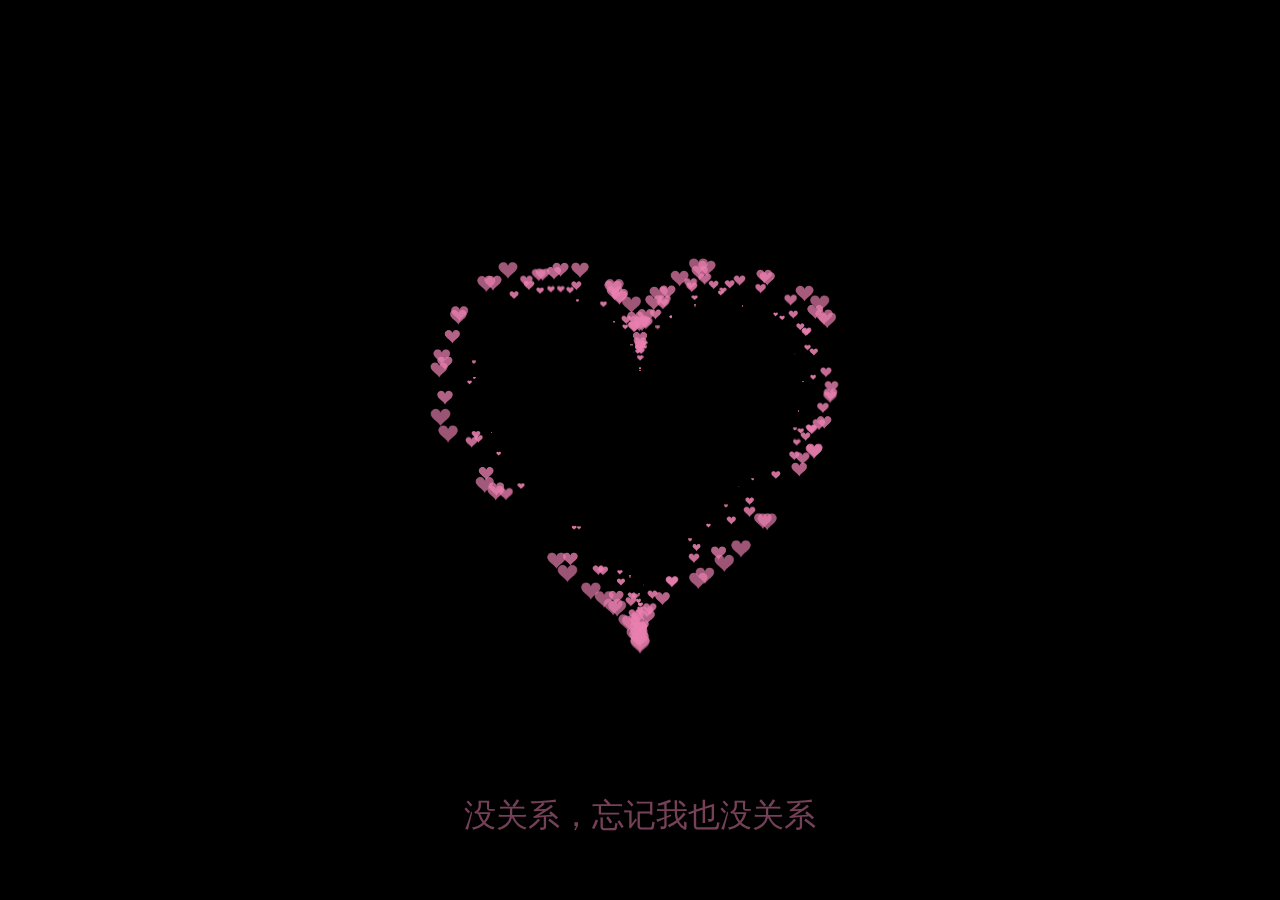
<file: v1/love-u.html>
<!--
 * @Author: Tina Huang
 * @Date: 2022-11-06 23:32:23
 * @LastEditors: Tina Huang
 * @LastEditTime: 2022-11-09 21:34:14
 * @Description: 
-->
<!DOCTYPE html>
<html>
  <head>
    <meta charset="utf-8" />
    <title>💗 Love u 💗</title>

    <style>
      html,
      body {
        height: 100%;
        padding: 0;
        margin: 0;
        background: #000;
      }
      canvas {
        position: absolute;
        width: 100%;
        height: 100%;
      }
      #name {
        position: absolute;
        top: 50%;
        left: 50%;
        transform: translate(-50%, -50%);
        font-size: 48px;
        color: #ea80b0;
      }
      .mark {
        width: 100%;
        position: absolute;
        top: 80%;
        text-align: center;
        color: rgba(234, 128, 176, 0.5);
        font-size: 2.5vw;
      }
    </style>
  </head>
  <body>
    <canvas id="pinkboard"></canvas>
    <div class="mark">
      <br />
      <br />
      没关系，忘记我也没关系
    </div>

    <script>
      /*
       * Settings
       */
      var settings = {
        particles: {
          length: 500, // maximum amount of particles
          duration: 2, // particle duration in sec
          velocity: 100, // particle velocity in pixels/sec
          effect: -0.75, // play with this for a nice effect
          size: 30, // particle size in pixels
        },
      };

      /*
       * RequestAnimationFrame polyfill by Erik M?ller
       */
      (function () {
        var b = 0;
        var c = ["ms", "moz", "webkit", "o"];
        for (var a = 0; a < c.length && !window.requestAnimationFrame; ++a) {
          window.requestAnimationFrame = window[c[a] + "RequestAnimationFrame"];
          window.cancelAnimationFrame =
            window[c[a] + "CancelAnimationFrame"] ||
            window[c[a] + "CancelRequestAnimationFrame"];
        }
        if (!window.requestAnimationFrame) {
          window.requestAnimationFrame = function (h, e) {
            var d = new Date().getTime();
            var f = Math.max(0, 16 - (d - b));
            var g = window.setTimeout(function () {
              h(d + f);
            }, f);
            b = d + f;
            return g;
          };
        }
        if (!window.cancelAnimationFrame) {
          window.cancelAnimationFrame = function (d) {
            clearTimeout(d);
          };
        }
      })();

      /*
       * Point class
       */
      var Point = (function () {
        function Point(x, y) {
          this.x = typeof x !== "undefined" ? x : 0;
          this.y = typeof y !== "undefined" ? y : 0;
        }
        Point.prototype.clone = function () {
          return new Point(this.x, this.y);
        };
        Point.prototype.length = function (length) {
          if (typeof length == "undefined")
            return Math.sqrt(this.x * this.x + this.y * this.y);
          this.normalize();
          this.x *= length;
          this.y *= length;
          return this;
        };
        Point.prototype.normalize = function () {
          var length = this.length();
          this.x /= length;
          this.y /= length;
          return this;
        };
        return Point;
      })();

      /*
       * Particle class
       */

      var Particle = (function () {
        function Particle() {
          this.position = new Point();
          this.velocity = new Point();
          this.acceleration = new Point();
          this.age = 0;
        }
        Particle.prototype.initialize = function (x, y, dx, dy) {
          this.position.x = x;
          this.position.y = y;
          this.velocity.x = dx;
          this.velocity.y = dy;
          this.acceleration.x = dx * settings.particles.effect;
          this.acceleration.y = dy * settings.particles.effect;
          this.age = 0;
        };
        Particle.prototype.update = function (deltaTime) {
          this.position.x += this.velocity.x * deltaTime;
          this.position.y += this.velocity.y * deltaTime;
          this.velocity.x += this.acceleration.x * deltaTime;
          this.velocity.y += this.acceleration.y * deltaTime;
          this.age += deltaTime;
        };
        Particle.prototype.draw = function (context, image) {
          function ease(t) {
            return --t * t * t + 1;
          }
          var size = image.width * ease(this.age / settings.particles.duration);
          context.globalAlpha = 1 - this.age / settings.particles.duration;
          context.drawImage(
            image,
            this.position.x - size / 2,
            this.position.y - size / 2,
            size,
            size
          );
        };
        return Particle;
      })();

      /*
       * ParticlePool class
       */
      var ParticlePool = (function () {
        var particles,
          firstActive = 0,
          firstFree = 0,
          duration = settings.particles.duration;

        function ParticlePool(length) {
          // create and populate particle pool
          particles = new Array(length);
          for (var i = 0; i < particles.length; i++)
            particles[i] = new Particle();
        }
        ParticlePool.prototype.add = function (x, y, dx, dy) {
          particles[firstFree].initialize(x, y, dx, dy);

          // handle circular queue
          firstFree++;
          if (firstFree == particles.length) firstFree = 0;
          if (firstActive == firstFree) firstActive++;
          if (firstActive == particles.length) firstActive = 0;
        };
        ParticlePool.prototype.update = function (deltaTime) {
          var i;

          // update active particles
          if (firstActive < firstFree) {
            for (i = firstActive; i < firstFree; i++)
              particles[i].update(deltaTime);
          }
          if (firstFree < firstActive) {
            for (i = firstActive; i < particles.length; i++)
              particles[i].update(deltaTime);
            for (i = 0; i < firstFree; i++) particles[i].update(deltaTime);
          }

          // remove inactive particles
          while (
            particles[firstActive].age >= duration &&
            firstActive != firstFree
          ) {
            firstActive++;
            if (firstActive == particles.length) firstActive = 0;
          }
        };
        ParticlePool.prototype.draw = function (context, image) {
          // draw active particles
          if (firstActive < firstFree) {
            for (i = firstActive; i < firstFree; i++)
              particles[i].draw(context, image);
          }
          if (firstFree < firstActive) {
            for (i = firstActive; i < particles.length; i++)
              particles[i].draw(context, image);
            for (i = 0; i < firstFree; i++) particles[i].draw(context, image);
          }
        };
        return ParticlePool;
      })();

      /*
       * Putting it all together
       */
      (function (canvas) {
        var context = canvas.getContext("2d"),
          particles = new ParticlePool(settings.particles.length),
          particleRate =
            settings.particles.length / settings.particles.duration, // particles/sec
          time;

        // get point on heart with -PI <= t <= PI
        function pointOnHeart(t) {
          return new Point(
            160 * Math.pow(Math.sin(t), 3),
            130 * Math.cos(t) -
              50 * Math.cos(2 * t) -
              20 * Math.cos(3 * t) -
              10 * Math.cos(4 * t) +
              25
          );
        }

        // creating the particle image using a dummy canvas
        var image = (function () {
          var canvas = document.createElement("canvas"),
            context = canvas.getContext("2d");
          canvas.width = settings.particles.size;
          canvas.height = settings.particles.size;
          // helper function to create the path
          function to(t) {
            var point = pointOnHeart(t);
            point.x =
              settings.particles.size / 2 +
              (point.x * settings.particles.size) / 350;
            point.y =
              settings.particles.size / 2 -
              (point.y * settings.particles.size) / 350;
            return point;
          }
          // create the path
          context.beginPath();
          var t = -Math.PI;
          var point = to(t);
          context.moveTo(point.x, point.y);
          while (t < Math.PI) {
            t += 0.01; // baby steps!
            point = to(t);
            context.lineTo(point.x, point.y);
          }
          context.closePath();
          // create the fill
          context.fillStyle = "#ea80b0";
          context.fill();
          // create the image
          var image = new Image();
          image.src = canvas.toDataURL();
          return image;
        })();

        // render that thing!
        function render() {
          // next animation frame
          requestAnimationFrame(render);

          // update time
          var newTime = new Date().getTime() / 1000,
            deltaTime = newTime - (time || newTime);
          time = newTime;

          // clear canvas
          context.clearRect(0, 0, canvas.width, canvas.height);

          // create new particles
          var amount = particleRate * deltaTime;
          for (var i = 0; i < amount; i++) {
            var pos = pointOnHeart(Math.PI - 2 * Math.PI * Math.random());
            var dir = pos.clone().length(settings.particles.velocity);
            particles.add(
              canvas.width / 2 + pos.x,
              canvas.height / 2 - pos.y,
              dir.x,
              -dir.y
            );
          }

          // update and draw particles
          particles.update(deltaTime);
          particles.draw(context, image);
        }

        // handle (re-)sizing of the canvas
        function onResize() {
          canvas.width = canvas.clientWidth;
          canvas.height = canvas.clientHeight;
        }
        window.onresize = onResize;

        // delay rendering bootstrap
        setTimeout(function () {
          onResize();
          render();
        }, 10);
      })(document.getElementById("pinkboard"));

      // 参考：https://blog.csdn.net/weixin_57038822/article/details/121644240
    </script>
  </body>
</html>
</file>
<file: Corevin/assets/css/noscript.css>
/*
此源码是基于 Dimension 的二次修改
Github：https://github.com/nianbroken/Personal_Sakura_Guide_Page
Gitee：https://gitee.com/nianbroken/Personal_Sakura_Guide_Page
*/
/* BG */

	body.is-preload #bg:before {
		background-color: transparent;
	}

/* Header */

	body.is-preload #header {
		-moz-filter: none;
		-webkit-filter: none;
		-ms-filter: none;
		filter: none;
	}

		body.is-preload #header > * {
			opacity: 1;
		}

		body.is-preload #header .content .inner {
			max-height: none;
			padding: 3rem 2rem;
			opacity: 1;
		}

/* Main */

	#main article {
		opacity: 1;
		margin: 4rem 0 0 0;
	}
</file>
<file: Traverse/assets/css/noscript.css>
/*
	Forty by HTML5 UP
	html5up.net | @ajlkn
	Free for personal and commercial use under the CCA 3.0 license (html5up.net/license)
*/

/* Banner */

	body.is-preload #banner:after {
		opacity: 0.85;
	}

	body.is-preload #banner > .inner {
		-moz-filter: none;
		-webkit-filter: none;
		-ms-filter: none;
		filter: none;
		-moz-transform: none;
		-webkit-transform: none;
		-ms-transform: none;
		transform: none;
		opacity: 1;
	}
</file>
<file: Corevin/assets/css/main.css>
/*
此源码是基于 Dimension 的二次修改
Github：https://github.com/nianbroken/Personal_Sakura_Guide_Page
Gitee：https://gitee.com/nianbroken/Personal_Sakura_Guide_Page
*/
@import url(fontawesome-all.min.css);
@import url("https://fonts.googleapis.com/css?family=Source+Sans+Pro:300italic,600italic,300,600");
html, body, div, span, applet, object,
iframe, h1, h2, h3, h4, h5, h6, p, blockquote,
pre, a, abbr, acronym, address, big, cite,
code, del, dfn, em, img, ins, kbd, q, s, samp,
small, strike, strong, sub, sup, tt, var, b,
u, i, center, dl, dt, dd, ol, ul, li, fieldset,
form, label, legend, table, caption, tbody,
tfoot, thead, tr, th, td, article, aside,
canvas, details, embed, figure, figcaption,
footer, header, hgroup, menu, nav, output, ruby,
section, summary, time, mark, audio, video {
	margin: 0;
	padding: 0;
	border: 0;
	font-size: 100%;
	font: inherit;
	vertical-align: baseline;}

article, aside, details, figcaption, figure,
footer, header, hgroup, menu, nav, section {
	display: block;}

body {
	line-height: 1;
}

ol, ul {
	list-style: none;
}

blockquote, q {
	quotes: none;
}

	blockquote:before, blockquote:after, q:before, q:after {
		content: '';
		content: none;
	}

table {
	border-collapse: collapse;
	border-spacing: 0;
}

body {
	-webkit-text-size-adjust: none;
}

mark {
	background-color: transparent;
	color: inherit;
}

input::-moz-focus-inner {
	border: 0;
	padding: 0;
}

input, select, textarea {
	-moz-appearance: none;
	-webkit-appearance: none;
	-ms-appearance: none;
	appearance: none;
}

/* Basic */

	@-ms-viewport {
		width: device-width;
	}

	@media screen and (max-width: 480px) {

		html, body {
			min-width: 320px;
		}

	}

	html {
		box-sizing: border-box;
	}

	*, *:before, *:after {
		box-sizing: inherit;
	}

	body {
		background: #1b1f22;
	}

		body.is-preload *, body.is-preload *:before, body.is-preload *:after {
			-moz-animation: none !important;
			-webkit-animation: none !important;
			-ms-animation: none !important;
			animation: none !important;
			-moz-transition: none !important;
			-webkit-transition: none !important;
			-ms-transition: none !important;
			transition: none !important;
		}

/* Type */

	html {
		font-size: 16pt;
	}

		@media screen and (max-width: 1680px) {

			html {
				font-size: 12pt;
			}

		}

		@media screen and (max-width: 736px) {

			html {
				font-size: 11pt;
			}

		}

		@media screen and (max-width: 360px) {

			html {
				font-size: 10pt;
			}

		}

	body, input, select, textarea {
		color: #ffffff;
		font-family: "Source Sans Pro", sans-serif;
		font-weight: 300;
		font-size: 1rem;
		line-height: 1.65;
	}

	a {
		-moz-transition: color 0.2s ease-in-out, background-color 0.2s ease-in-out, border-bottom-color 0.2s ease-in-out;
		-webkit-transition: color 0.2s ease-in-out, background-color 0.2s ease-in-out, border-bottom-color 0.2s ease-in-out;
		-ms-transition: color 0.2s ease-in-out, background-color 0.2s ease-in-out, border-bottom-color 0.2s ease-in-out;
		transition: color 0.2s ease-in-out, background-color 0.2s ease-in-out, border-bottom-color 0.2s ease-in-out;
		/*border-bottom: dotted 1px rgba(255, 255, 255, 0.5);*/
		text-decoration: none;
		color: inherit;
	}

		a:hover {
			border-bottom-color: transparent;
		}

	strong, b {
		color: #ffffff;
		font-weight: 600;
	}

	em, i {
		font-style: italic;
	}

	p {
		margin: 0 0 2rem 0;
	}

	h1, h2, h3, h4, h5, h6 {
		color: #ffffff;
		font-weight: 600;
		line-height: 1.5;
		margin: 0 0 1rem 0;
		text-transform: uppercase;
		letter-spacing: 0.2rem;
	}

		h1 a, h2 a, h3 a, h4 a, h5 a, h6 a {
			color: inherit;
			text-decoration: none;
		}

		h1.major, h2.major, h3.major, h4.major, h5.major, h6.major {
			border-bottom: solid 1px #ffffff;
			width: -moz-max-content;
			width: -webkit-max-content;
			width: -ms-max-content;
			width: max-content;
			padding-bottom: 0.5rem;
			margin: 0 0 2rem 0;
		}

	h1 {
		font-size: 2.25rem;
		line-height: 1.3;
		letter-spacing: 0.5rem;
	}

	h2 {
		font-size: 1.5rem;
		line-height: 1.4;
		letter-spacing: 0.5rem;
	}

	h3 {
		font-size: 1rem;
	}

	h4 {
		font-size: 0.8rem;
	}

	h5 {
		font-size: 0.7rem;
	}

	h6 {
		font-size: 0.6rem;
	}

	@media screen and (max-width: 736px) {

		h1 {
			font-size: 1.75rem;
			line-height: 1.4;
		}

		h2 {
			font-size: 1.25em;
			line-height: 1.5;
		}

	}

	sub {
		font-size: 0.8rem;
		position: relative;
		top: 0.5rem;
	}

	sup {
		font-size: 0.8rem;
		position: relative;
		top: -0.5rem;
	}

	blockquote {
		border-left: solid 4px #ffffff;
		font-style: italic;
		margin: 0 0 2rem 0;
		padding: 0.5rem 0 0.5rem 2rem;
	}

	code {
		background: rgba(255, 255, 255, 0.075);
		border-radius: 4px;
		font-family: "Courier New", monospace;
		font-size: 0.9rem;
		margin: 0 0.25rem;
		padding: 0.25rem 0.65rem;
	}

	pre {
		-webkit-overflow-scrolling: touch;
		font-family: "Courier New", monospace;
		font-size: 0.9rem;
		margin: 0 0 2rem 0;
	}

		pre code {
			display: block;
			line-height: 1.75;
			padding: 1rem 1.5rem;
			overflow-x: auto;
		}

	hr {
		border: 0;
		border-bottom: solid 1px #ffffff;
		margin: 2.75rem 0;
	}

	.align-left {
		text-align: left;
	}

	.align-center {
		text-align: center;
	}

	.align-right {
		text-align: right;
	}

/* Form */

	form {
		margin: 0 0 2rem 0;
	}

		form > :last-child {
			margin-bottom: 0;
		}

		form > .fields {
			display: -moz-flex;
			display: -webkit-flex;
			display: -ms-flex;
			display: flex;
			-moz-flex-wrap: wrap;
			-webkit-flex-wrap: wrap;
			-ms-flex-wrap: wrap;
			flex-wrap: wrap;
			width: calc(100% + 3rem);
			margin: -1.5rem 0 2rem -1.5rem;
		}

			form > .fields > .field {
				-moz-flex-grow: 0;
				-webkit-flex-grow: 0;
				-ms-flex-grow: 0;
				flex-grow: 0;
				-moz-flex-shrink: 0;
				-webkit-flex-shrink: 0;
				-ms-flex-shrink: 0;
				flex-shrink: 0;
				padding: 1.5rem 0 0 1.5rem;
				width: calc(100% - 1.5rem);
			}

				form > .fields > .field.half {
					width: calc(50% - 0.75rem);
				}

				form > .fields > .field.third {
					width: calc(100%/3 - 0.5rem);
				}

				form > .fields > .field.quarter {
					width: calc(25% - 0.375rem);
				}

		@media screen and (max-width: 480px) {

			form > .fields {
				width: calc(100% + 3rem);
				margin: -1.5rem 0 2rem -1.5rem;
			}

				form > .fields > .field {
					padding: 1.5rem 0 0 1.5rem;
					width: calc(100% - 1.5rem);
				}

					form > .fields > .field.half {
						width: calc(100% - 1.5rem);
					}

					form > .fields > .field.third {
						width: calc(100% - 1.5rem);
					}

					form > .fields > .field.quarter {
						width: calc(100% - 1.5rem);
					}

		}

	label {
		color: #ffffff;
		display: block;
		font-size: 0.8rem;
		font-weight: 300;
		letter-spacing: 0.2rem;
		line-height: 1.5;
		margin: 0 0 1rem 0;
		text-transform: uppercase;
	}

	input[type="text"],
	input[type="password"],
	input[type="email"],
	input[type="tel"],
	select,
	textarea {
		-moz-appearance: none;
		-webkit-appearance: none;
		-ms-appearance: none;
		appearance: none;
		-moz-transition: border-color 0.2s ease-in-out, box-shadow 0.2s ease-in-out, background-color 0.2s ease-in-out;
		-webkit-transition: border-color 0.2s ease-in-out, box-shadow 0.2s ease-in-out, background-color 0.2s ease-in-out;
		-ms-transition: border-color 0.2s ease-in-out, box-shadow 0.2s ease-in-out, background-color 0.2s ease-in-out;
		transition: border-color 0.2s ease-in-out, box-shadow 0.2s ease-in-out, background-color 0.2s ease-in-out;
		background-color: transparent;
		border-radius: 4px;
		border: solid 1px #ffffff;
		color: inherit;
		display: block;
		outline: 0;
		padding: 0 1rem;
		text-decoration: none;
		width: 100%;
	}

		input[type="text"]:invalid,
		input[type="password"]:invalid,
		input[type="email"]:invalid,
		input[type="tel"]:invalid,
		select:invalid,
		textarea:invalid {
			box-shadow: none;
		}

		input[type="text"]:focus,
		input[type="password"]:focus,
		input[type="email"]:focus,
		input[type="tel"]:focus,
		select:focus,
		textarea:focus {
			background: rgba(255, 255, 255, 0.075);
			border-color: #ffffff;
			box-shadow: 0 0 0 1px #ffffff;
		}

	select {
		background-image: url("data:image/svg+xml;charset=utf8,%3Csvg xmlns='http://www.w3.org/2000/svg' width='40' height='40' preserveAspectRatio='none' viewBox='0 0 40 40'%3E%3Cpath d='M9.4,12.3l10.4,10.4l10.4-10.4c0.2-0.2,0.5-0.4,0.9-0.4c0.3,0,0.6,0.1,0.9,0.4l3.3,3.3c0.2,0.2,0.4,0.5,0.4,0.9 c0,0.4-0.1,0.6-0.4,0.9L20.7,31.9c-0.2,0.2-0.5,0.4-0.9,0.4c-0.3,0-0.6-0.1-0.9-0.4L4.3,17.3c-0.2-0.2-0.4-0.5-0.4-0.9 c0-0.4,0.1-0.6,0.4-0.9l3.3-3.3c0.2-0.2,0.5-0.4,0.9-0.4S9.1,12.1,9.4,12.3z' fill='%23ffffff' /%3E%3C/svg%3E");
		background-size: 1.25rem;
		background-repeat: no-repeat;
		background-position: calc(100% - 1rem) center;
		height: 2.75rem;
		padding-right: 2.75rem;
		text-overflow: ellipsis;
	}

		select option {
			color: #ffffff;
			background: #1b1f22;
		}

		select:focus::-ms-value {
			background-color: transparent;
		}

		select::-ms-expand {
			display: none;
		}

	input[type="text"],
	input[type="password"],
	input[type="email"],
	select {
		height: 2.75rem;
	}

	textarea {
		padding: 0.75rem 1rem;
	}

	input[type="checkbox"],
	input[type="radio"] {
		-moz-appearance: none;
		-webkit-appearance: none;
		-ms-appearance: none;
		appearance: none;
		display: block;
		float: left;
		margin-right: -2rem;
		opacity: 0;
		width: 1rem;
		z-index: -1;
	}

		input[type="checkbox"] + label,
		input[type="radio"] + label {
			text-decoration: none;
			-moz-user-select: none;
			-webkit-user-select: none;
			-ms-user-select: none;
			user-select: none;
			color: #ffffff;
			cursor: pointer;
			display: inline-block;
			font-size: 0.8rem;
			font-weight: 300;
			margin: 0 0 0.5rem 0;
			padding-left: 2.65rem;
			padding-right: 0.75rem;
			position: relative;
		}

			input[type="checkbox"] + label:before,
			input[type="radio"] + label:before {
				-moz-osx-font-smoothing: grayscale;
				-webkit-font-smoothing: antialiased;
				display: inline-block;
				font-style: normal;
				font-variant: normal;
				text-rendering: auto;
				line-height: 1;
				text-transform: none !important;
				font-family: 'Font Awesome 5 Free';
				font-weight: 900;
			}

			input[type="checkbox"] + label:before,
			input[type="radio"] + label:before {
				-moz-transition: border-color 0.2s ease-in-out, box-shadow 0.2s ease-in-out, background-color 0.2s ease-in-out;
				-webkit-transition: border-color 0.2s ease-in-out, box-shadow 0.2s ease-in-out, background-color 0.2s ease-in-out;
				-ms-transition: border-color 0.2s ease-in-out, box-shadow 0.2s ease-in-out, background-color 0.2s ease-in-out;
				transition: border-color 0.2s ease-in-out, box-shadow 0.2s ease-in-out, background-color 0.2s ease-in-out;
				border-radius: 4px;
				border: solid 1px #ffffff;
				content: '';
				display: inline-block;
				height: 1.65rem;
				left: 0;
				line-height: 1.65rem;
				position: absolute;
				text-align: center;
				top: -0.15rem;
				width: 1.65rem;
			}

		input[type="checkbox"]:checked + label:before,
		input[type="radio"]:checked + label:before {
			background: #ffffff !important;
			border-color: #ffffff !important;
			color: #1b1f22;
			content: '\f00c';
		}

		input[type="checkbox"]:focus + label:before,
		input[type="radio"]:focus + label:before {
			background: rgba(255, 255, 255, 0.075);
			border-color: #ffffff;
			box-shadow: 0 0 0 1px #ffffff;
		}

	input[type="checkbox"] + label:before {
		border-radius: 4px;
	}

	input[type="radio"] + label:before {
		border-radius: 100%;
	}

	::-webkit-input-placeholder {
		color: rgba(255, 255, 255, 0.5) !important;
		opacity: 1.0;
	}

	:-moz-placeholder {
		color: rgba(255, 255, 255, 0.5) !important;
		opacity: 1.0;
	}

	::-moz-placeholder {
		color: rgba(255, 255, 255, 0.5) !important;
		opacity: 1.0;
	}

	:-ms-input-placeholder {
		color: rgba(255, 255, 255, 0.5) !important;
		opacity: 1.0;
	}

	.formerize-placeholder {
		color: rgba(255, 255, 255, 0.5) !important;
		opacity: 1.0;
	}

/* Box */

	.box {
		border-radius: 4px;
		border: solid 1px #ffffff;
		margin-bottom: 2rem;
		padding: 1.5em;
	}

		.box > :last-child,
		.box > :last-child > :last-child,
		.box > :last-child > :last-child > :last-child {
			margin-bottom: 0;
		}

		.box.alt {
			border: 0;
			border-radius: 0;
			padding: 0;
		}

/* Icon */

	.icon {
		text-decoration: none;
		border-bottom: none;
		position: relative;
	}

		.icon:before {
			-moz-osx-font-smoothing: grayscale;
			-webkit-font-smoothing: antialiased;
			display: inline-block;
			font-style: normal;
			font-variant: normal;
			text-rendering: auto;
			line-height: 1;
			text-transform: none !important;
			font-family: 'Font Awesome 5 Free';
			font-weight: 400;
		}

		.icon > .label {
			display: none;
		}

		.icon:before {
			line-height: inherit;
		}

		.icon.solid:before {
			font-weight: 900;
		}

		.icon.brands:before {
			font-family: 'Font Awesome 5 Brands';
		}

/* Image */

	.image {
		border-radius: 4px;
		border: 0;
		display: inline-block;
		position: relative;
	}

		.image:before {
			pointer-events: none;
			background-image: url("../../images/overlay.png");
			background-color: rgba(19, 21, 25, 0.5);
			border-radius: 4px;
			content: '';
			display: block;
			height: 100%;
			left: 0;
			opacity: 0.5;
			position: absolute;
			top: 0;
			width: 100%;
		}

		.image img {
			border-radius: 4px;
			display: block;
		}

		.image.left, .image.right {
			max-width: 40%;
		}

			.image.left img, .image.right img {
				width: 100%;
			}

		.image.left {
			float: left;
			padding: 0 1.5em 1em 0;
			top: 0.25em;
		}

		.image.right {
			float: right;
			padding: 0 0 1em 1.5em;
			top: 0.25em;
		}

		.image.fit {
			display: block;
			margin: 0 0 2rem 0;
			width: 100%;
		}

			.image.fit img {
				width: 100%;
			}

		.image.main {
			display: block;
			margin: 2.5rem 0;
			width: 100%;
		}

			.image.main img {
				width: 100%;
			}

		@media screen and (max-width: 736px) {

			.image.main {
				margin: 2rem 0;
			}

		}

		@media screen and (max-width: 480px) {

			.image.main {
				margin: 1.5rem 0;
			}

		}

/* List */

	ol {
		list-style: decimal;
		margin: 0 0 2rem 0;
		padding-left: 1.25em;
	}

		ol li {
			padding-left: 0.25em;
		}

	ul {
		list-style: disc;
		margin: 0 0 2rem 0;
		padding-left: 1em;
	}

		ul li {
			padding-left: 0.5em;
		}

		ul.alt {
			list-style: none;
			padding-left: 0;
		}

			ul.alt li {
				border-top: solid 1px #ffffff;
				padding: 0.5em 0;
			}

				ul.alt li:first-child {
					border-top: 0;
					padding-top: 0;
				}

	dl {
		margin: 0 0 2rem 0;
	}

		dl dt {
			display: block;
			font-weight: 600;
			margin: 0 0 1rem 0;
		}

		dl dd {
			margin-left: 2rem;
		}

/* Actions */

	ul.actions {
		display: -moz-flex;
		display: -webkit-flex;
		display: -ms-flex;
		display: flex;
		cursor: default;
		list-style: none;
		margin-left: -1rem;
		padding-left: 0;
	}

		ul.actions li {
			padding: 0 0 0 1rem;
			vertical-align: middle;
		}

		ul.actions.special {
			-moz-justify-content: center;
			-webkit-justify-content: center;
			-ms-justify-content: center;
			justify-content: center;
			width: 100%;
			margin-left: 0;
		}

			ul.actions.special li:first-child {
				padding-left: 0;
			}

		ul.actions.stacked {
			-moz-flex-direction: column;
			-webkit-flex-direction: column;
			-ms-flex-direction: column;
			flex-direction: column;
			margin-left: 0;
		}

			ul.actions.stacked li {
				padding: 1.3rem 0 0 0;
			}

				ul.actions.stacked li:first-child {
					padding-top: 0;
				}

		ul.actions.fit {
			width: calc(100% + 1rem);
		}

			ul.actions.fit li {
				-moz-flex-grow: 1;
				-webkit-flex-grow: 1;
				-ms-flex-grow: 1;
				flex-grow: 1;
				-moz-flex-shrink: 1;
				-webkit-flex-shrink: 1;
				-ms-flex-shrink: 1;
				flex-shrink: 1;
				width: 100%;
			}

				ul.actions.fit li > * {
					width: 100%;
				}

			ul.actions.fit.stacked {
				width: 100%;
			}

		@media screen and (max-width: 480px) {

			ul.actions:not(.fixed) {
				-moz-flex-direction: column;
				-webkit-flex-direction: column;
				-ms-flex-direction: column;
				flex-direction: column;
				margin-left: 0;
				width: 100% !important;
			}

				ul.actions:not(.fixed) li {
					-moz-flex-grow: 1;
					-webkit-flex-grow: 1;
					-ms-flex-grow: 1;
					flex-grow: 1;
					-moz-flex-shrink: 1;
					-webkit-flex-shrink: 1;
					-ms-flex-shrink: 1;
					flex-shrink: 1;
					padding: 1rem 0 0 0;
					text-align: center;
					width: 100%;
				}

					ul.actions:not(.fixed) li > * {
						width: 100%;
					}

					ul.actions:not(.fixed) li:first-child {
						padding-top: 0;
					}

					ul.actions:not(.fixed) li input[type="submit"],
					ul.actions:not(.fixed) li input[type="reset"],
					ul.actions:not(.fixed) li input[type="button"],
					ul.actions:not(.fixed) li button,
					ul.actions:not(.fixed) li .button {
						width: 100%;
					}

						ul.actions:not(.fixed) li input[type="submit"].icon:before,
						ul.actions:not(.fixed) li input[type="reset"].icon:before,
						ul.actions:not(.fixed) li input[type="button"].icon:before,
						ul.actions:not(.fixed) li button.icon:before,
						ul.actions:not(.fixed) li .button.icon:before {
							margin-left: -0.5em;
						}

		}

/* Icons */

	ul.icons {
		cursor: default;
		list-style: none;
		padding-left: 0;
	}

		ul.icons li {
			display: inline-block;
			padding: 0 0.75em 0 0;
		}

			ul.icons li:last-child {
				padding-right: 0;
			}

			ul.icons li a {
				border-radius: 100%;
				box-shadow: inset 0 0 0 1px #ffffff;
				display: inline-block;
				height: 2.25rem;
				line-height: 2.25rem;
				text-align: center;
				width: 2.25rem;
			}

				ul.icons li a:hover {
					background-color: rgba(255, 255, 255, 0.075);
				}

				ul.icons li a:active {
					background-color: rgba(255, 255, 255, 0.175);
				}

/* Table */

	.table-wrapper {
		-webkit-overflow-scrolling: touch;
		overflow-x: auto;
	}

	table {
		margin: 0 0 2rem 0;
		width: 100%;
	}

		table tbody tr {
			border: solid 1px #ffffff;
			border-left: 0;
			border-right: 0;
		}

			table tbody tr:nth-child(2n + 1) {
				background-color: rgba(255, 255, 255, 0.075);
			}

		table td {
			padding: 0.75em 0.75em;
		}

		table th {
			color: #ffffff;
			font-size: 0.9em;
			font-weight: 600;
			padding: 0 0.75em 0.75em 0.75em;
			text-align: left;
		}

		table thead {
			border-bottom: solid 2px #ffffff;
		}

		table tfoot {
			border-top: solid 2px #ffffff;
		}

		table.alt {
			border-collapse: separate;
		}

			table.alt tbody tr td {
				border: solid 1px #ffffff;
				border-left-width: 0;
				border-top-width: 0;
			}

				table.alt tbody tr td:first-child {
					border-left-width: 1px;
				}

			table.alt tbody tr:first-child td {
				border-top-width: 1px;
			}

			table.alt thead {
				border-bottom: 0;
			}

			table.alt tfoot {
				border-top: 0;
			}

/* Button */

	input[type="submit"],
	input[type="reset"],
	input[type="button"],
	button,
	.button {
		-moz-appearance: none;
		-webkit-appearance: none;
		-ms-appearance: none;
		appearance: none;
		-moz-transition: background-color 0.2s ease-in-out, color 0.2s ease-in-out;
		-webkit-transition: background-color 0.2s ease-in-out, color 0.2s ease-in-out;
		-ms-transition: background-color 0.2s ease-in-out, color 0.2s ease-in-out;
		transition: background-color 0.2s ease-in-out, color 0.2s ease-in-out;
		background-color: transparent;
		border-radius: 4px;
		border: 0;
		box-shadow: inset 0 0 0 1px #ffffff;
		color: #ffffff !important;
		cursor: pointer;
		display: inline-block;
		font-size: 0.8rem;
		font-weight: 300;
		height: 2.75rem;
		letter-spacing: 0.2rem;
		line-height: 2.75rem;
		outline: 0;
		padding: 0 1.25rem 0 1.35rem;
		text-align: center;
		text-decoration: none;
		text-transform: uppercase;
		white-space: nowrap;
	}

		input[type="submit"]:hover,
		input[type="reset"]:hover,
		input[type="button"]:hover,
		button:hover,
		.button:hover {
			background-color: rgba(255, 255, 255, 0.075);
		}

		input[type="submit"]:active,
		input[type="reset"]:active,
		input[type="button"]:active,
		button:active,
		.button:active {
			background-color: rgba(255, 255, 255, 0.175);
		}

		input[type="submit"].icon:before,
		input[type="reset"].icon:before,
		input[type="button"].icon:before,
		button.icon:before,
		.button.icon:before {
			margin-right: 0.5em;
		}

		input[type="submit"].fit,
		input[type="reset"].fit,
		input[type="button"].fit,
		button.fit,
		.button.fit {
			width: 100%;
		}

		input[type="submit"].small,
		input[type="reset"].small,
		input[type="button"].small,
		button.small,
		.button.small {
			font-size: 0.6rem;
			height: 2.0625rem;
			line-height: 2.0625rem;
		}

		input[type="submit"].primary,
		input[type="reset"].primary,
		input[type="button"].primary,
		button.primary,
		.button.primary {
			background-color: #ffffff;
			color: #1b1f22 !important;
			font-weight: 600;
		}

		input[type="submit"].disabled, input[type="submit"]:disabled,
		input[type="reset"].disabled,
		input[type="reset"]:disabled,
		input[type="button"].disabled,
		input[type="button"]:disabled,
		button.disabled,
		button:disabled,
		.button.disabled,
		.button:disabled {
			pointer-events: none;
			cursor: default;
			opacity: 0.25;
		}

	input[type="submit"],
	input[type="reset"],
	input[type="button"],
	button {
		line-height: calc(2.75rem - 2px);
	}

/* BG */

	#bg {
		-moz-transform: scale(1.0);
		-webkit-transform: scale(1.0);
		-ms-transform: scale(1.0);
		transform: scale(1.0);
		-webkit-backface-visibility: hidden;
		position: fixed;
		top: 0;
		left: 0;
		width: 100%;
		height: 100vh;
		z-index: 1;
	}

		#bg:before, #bg:after {
			content: '';
			display: block;
			position: absolute;
			top: 0;
			left: 0;
			width: 100%;
			height: 100%;
		}

		#bg:before {
			-moz-transition: background-color 2.5s ease-in-out;
			-webkit-transition: background-color 2.5s ease-in-out;
			-ms-transition: background-color 2.5s ease-in-out;
			transition: background-color 2.5s ease-in-out;
			-moz-transition-delay: 0.75s;
			-webkit-transition-delay: 0.75s;
			-ms-transition-delay: 0.75s;
			transition-delay: 0.75s;
			background-image: linear-gradient(to top, rgba(19, 21, 25, 0.5), rgba(19, 21, 25, 0.5)), url("../../images/overlay.png");
			background-size: auto,
 256px 256px;
			background-position: center,
 center;
			background-repeat: no-repeat,
 repeat;
			z-index: 2;
		}

		#bg:after {
			-moz-transform: scale(1.125);
			-webkit-transform: scale(1.125);
			-ms-transform: scale(1.125);
			transform: scale(1.125);
			-moz-transition: -moz-transform 0.325s ease-in-out, -moz-filter 0.325s ease-in-out;
			-webkit-transition: -webkit-transform 0.325s ease-in-out, -webkit-filter 0.325s ease-in-out;
			-ms-transition: -ms-transform 0.325s ease-in-out, -ms-filter 0.325s ease-in-out;
			transition: transform 0.325s ease-in-out, filter 0.325s ease-in-out;
			background-image: url("../../images/bg.jpg");
			background-position: center;
			background-size: cover;
			background-repeat: no-repeat;
			z-index: 1;
		}

		body.is-article-visible #bg:after {
			-moz-transform: scale(1.0825);
			-webkit-transform: scale(1.0825);
			-ms-transform: scale(1.0825);
			transform: scale(1.0825);
			-moz-filter: blur(0.2rem);
			-webkit-filter: blur(0.2rem);
			-ms-filter: blur(0.2rem);
			filter: blur(0.2rem);
		}

		body.is-preload #bg:before {
			background-color: #000000;
		}

/* Wrapper */

	#wrapper {
		display: -moz-flex;
		display: -webkit-flex;
		display: -ms-flex;
		display: flex;
		-moz-flex-direction: column;
		-webkit-flex-direction: column;
		-ms-flex-direction: column;
		flex-direction: column;
		-moz-align-items: center;
		-webkit-align-items: center;
		-ms-align-items: center;
		align-items: center;
		-moz-justify-content: space-between;
		-webkit-justify-content: space-between;
		-ms-justify-content: space-between;
		justify-content: space-between;
		position: relative;
		min-height: 100vh;
		width: 100%;
		padding: 4rem 2rem;
		z-index: 3;
	}

		#wrapper:before {
			content: '';
			display: block;
		}

		@media screen and (max-width: 1680px) {

			#wrapper {
				padding: 3rem 2rem;
			}

		}

		@media screen and (max-width: 736px) {

			#wrapper {
				padding: 2rem 1rem;
			}

		}

		@media screen and (max-width: 480px) {

			#wrapper {
				padding: 1rem;
			}

		}

/* Header */

	#header {
		display: -moz-flex;
		display: -webkit-flex;
		display: -ms-flex;
		display: flex;
		-moz-flex-direction: column;
		-webkit-flex-direction: column;
		-ms-flex-direction: column;
		flex-direction: column;
		-moz-align-items: center;
		-webkit-align-items: center;
		-ms-align-items: center;
		align-items: center;
		-moz-transition: -moz-transform 0.325s ease-in-out, -moz-filter 0.325s ease-in-out, opacity 0.325s ease-in-out;
		-webkit-transition: -webkit-transform 0.325s ease-in-out, -webkit-filter 0.325s ease-in-out, opacity 0.325s ease-in-out;
		-ms-transition: -ms-transform 0.325s ease-in-out, -ms-filter 0.325s ease-in-out, opacity 0.325s ease-in-out;
		transition: transform 0.325s ease-in-out, filter 0.325s ease-in-out, opacity 0.325s ease-in-out;
		background-image: -moz-radial-gradient(rgba(0, 0, 0, 0.25) 25%, rgba(0, 0, 0, 0) 55%);
		/*background-image: -webkit-radial-gradient(rgba(0, 0, 0, 0.25) 25%, rgba(0, 0, 0, 0) 55%);
		background-image: -ms-radial-gradient(rgba(0, 0, 0, 0.25) 25%, rgba(0, 0, 0, 0) 55%);
		background-image: radial-gradient(rgba(0, 0, 0, 0.25) 25%, rgba(0, 0, 0, 0) 55%);*/
		max-width: 100%;
		text-align: center;
	}

		#header > * {
			-moz-transition: opacity 0.325s ease-in-out;
			-webkit-transition: opacity 0.325s ease-in-out;
			-ms-transition: opacity 0.325s ease-in-out;
			transition: opacity 0.325s ease-in-out;
			position: relative;
			margin-top: 3.5rem;
		}

			#header > *:before {
				content: '';
				display: block;
				position: absolute;
				top: calc(-3.5rem - 1px);
				left: calc(50% - 1px);
				width: 1px;
				height: calc(3.5rem + 1px);
				background: #ffffff;
			}

		#header > :first-child {
			margin-top: 0;
		}

			#header > :first-child:before {
				display: none;
			}

		#header .logo {
			width: 5.5rem;
			height: 5.5rem;
			line-height: 5.5rem;
			border: solid 2px #ffffff;
			border-radius: 100%;
		}

			#header .logo .icon:before {
				font-size: 2rem;
			}

		#header .content {
			border-style: solid;
			border-color: #ffffff;
			border-top-width: 1px;
			border-bottom-width: 1px;
			max-width: 100%;
		}

			#header .content .inner {
				-moz-transition: max-height 0.75s ease, padding 0.75s ease, opacity 0.325s ease-in-out;
				-webkit-transition: max-height 0.75s ease, padding 0.75s ease, opacity 0.325s ease-in-out;
				-ms-transition: max-height 0.75s ease, padding 0.75s ease, opacity 0.325s ease-in-out;
				transition: max-height 0.75s ease, padding 0.75s ease, opacity 0.325s ease-in-out;
				-moz-transition-delay: 0.25s;
				-webkit-transition-delay: 0.25s;
				-ms-transition-delay: 0.25s;
				transition-delay: 0.25s;
				padding: 3rem 2rem;
				max-height: 40rem;
				overflow: hidden;
			}

				#header .content .inner > :last-child {
					margin-bottom: 0;
				}

			#header .content p {
				text-transform: uppercase;
				letter-spacing: 0.2rem;
				font-size: 0.8rem;
				line-height: 2;
			}

		#header nav ul {
			display: -moz-flex;
			display: -webkit-flex;
			display: -ms-flex;
			display: flex;
			margin-bottom: 0;
			list-style: none;
			padding-left: 0;
			border: solid 1px #ffffff;
			border-radius: 4px;
		}

			#header nav ul li {
				padding-left: 0;
				border-left: solid 1px #ffffff;
			}

				#header nav ul li:first-child {
					border-left: 0;
				}

				#header nav ul li a {
					display: block;
					min-width: 7.5rem;
					height: 2.75rem;
					line-height: 2.75rem;
					padding: 0 1.25rem 0 1.45rem;
					text-transform: uppercase;
					letter-spacing: 0.2rem;
					font-size: 0.8rem;
					border-bottom: 0;
				}

					#header nav ul li a:hover {
						background-color: rgba(255, 255, 255, 0.075);
					}

					#header nav ul li a:active {
						background-color: rgba(255, 255, 255, 0.175);
					}

		#header nav.use-middle:after {
			content: '';
			display: block;
			position: absolute;
			top: 0;
			left: calc(50% - 1px);
			width: 1px;
			height: 100%;
			background: #ffffff;
		}

		#header nav.use-middle ul li.is-middle {
			border-left: 0;
		}

		body.is-article-visible #header {
			-moz-transform: scale(0.95);
			-webkit-transform: scale(0.95);
			-ms-transform: scale(0.95);
			transform: scale(0.95);
			-moz-filter: blur(0.1rem);
			-webkit-filter: blur(0.1rem);
			-ms-filter: blur(0.1rem);
			filter: blur(0.1rem);
			opacity: 0;
		}

		body.is-preload #header {
			-moz-filter: blur(0.125rem);
			-webkit-filter: blur(0.125rem);
			-ms-filter: blur(0.125rem);
			filter: blur(0.125rem);
		}

			body.is-preload #header > * {
				opacity: 0;
			}

			body.is-preload #header .content .inner {
				max-height: 0;
				padding-top: 0;
				padding-bottom: 0;
				opacity: 0;
			}

		@media screen and (max-width: 980px) {

			#header .content p br {
				display: none;
			}

		}

		@media screen and (max-width: 736px) {

			#header > * {
				margin-top: 2rem;
			}

				#header > *:before {
					top: calc(-2rem - 1px);
					height: calc(2rem + 1px);
				}

			#header .logo {
				width: 4.75rem;
				height: 4.75rem;
				line-height: 4.75rem;
			}

				#header .logo .icon:before {
					font-size: 1.75rem;
				}

			#header .content .inner {
				padding: 2.5rem 1rem;
			}

			#header .content p {
				line-height: 1.875;
			}

		}

		@media screen and (max-width: 480px) {

			#header {
				padding: 1.5rem 0;
			}

				#header .content .inner {
					padding: 2.5rem 0;
				}

				#header nav ul {
					-moz-flex-direction: column;
					-webkit-flex-direction: column;
					-ms-flex-direction: column;
					flex-direction: column;
					min-width: 10rem;
					max-width: 100%;
				}

					#header nav ul li {
						border-left: 0;
						border-top: solid 1px #ffffff;
					}

						#header nav ul li:first-child {
							border-top: 0;
						}

						#header nav ul li a {
							height: 3rem;
							line-height: 3rem;
							min-width: 0;
							width: 100%;
						}

				#header nav.use-middle:after {
					display: none;
				}

		}

/* Main */

	#main {
		-moz-flex-grow: 1;
		-webkit-flex-grow: 1;
		-ms-flex-grow: 1;
		flex-grow: 1;
		-moz-flex-shrink: 1;
		-webkit-flex-shrink: 1;
		-ms-flex-shrink: 1;
		flex-shrink: 1;
		display: -moz-flex;
		display: -webkit-flex;
		display: -ms-flex;
		display: flex;
		-moz-align-items: center;
		-webkit-align-items: center;
		-ms-align-items: center;
		align-items: center;
		-moz-justify-content: center;
		-webkit-justify-content: center;
		-ms-justify-content: center;
		justify-content: center;
		-moz-flex-direction: column;
		-webkit-flex-direction: column;
		-ms-flex-direction: column;
		flex-direction: column;
		position: relative;
		max-width: 100%;
		z-index: 3;
	}

		#main article {
			-moz-transform: translateY(0.25rem);
			-webkit-transform: translateY(0.25rem);
			-ms-transform: translateY(0.25rem);
			transform: translateY(0.25rem);
			-moz-transition: opacity 0.325s ease-in-out, -moz-transform 0.325s ease-in-out;
			-webkit-transition: opacity 0.325s ease-in-out, -webkit-transform 0.325s ease-in-out;
			-ms-transition: opacity 0.325s ease-in-out, -ms-transform 0.325s ease-in-out;
			transition: opacity 0.325s ease-in-out, transform 0.325s ease-in-out;
			padding: 4.5rem 2.5rem 1.5rem 2.5rem ;
			position: relative;
			width: 40rem;
			max-width: 100%;
			background-color: rgba(27, 31, 34, 0.85);
			border-radius: 4px;
			opacity: 0;
		}

			#main article.active {
				-moz-transform: translateY(0);
				-webkit-transform: translateY(0);
				-ms-transform: translateY(0);
				transform: translateY(0);
				opacity: 1;
			}

			#main article .close {
				display: block;
				position: absolute;
				top: 0;
				right: 0;
				width: 4rem;
				height: 4rem;
				cursor: pointer;
				text-indent: 4rem;
				overflow: hidden;
				white-space: nowrap;
			}

				#main article .close:before {
					-moz-transition: background-color 0.2s ease-in-out;
					-webkit-transition: background-color 0.2s ease-in-out;
					-ms-transition: background-color 0.2s ease-in-out;
					transition: background-color 0.2s ease-in-out;
					content: '';
					display: block;
					position: absolute;
					top: 0.75rem;
					left: 0.75rem;
					width: 2.5rem;
					height: 2.5rem;
					border-radius: 100%;
					background-position: center;
					background-image: url("data:image/svg+xml;charset=utf8,%3Csvg xmlns='http://www.w3.org/2000/svg' xmlns:xlink='http://www.w3.org/1999/xlink' width='20px' height='20px' viewBox='0 0 20 20' zoomAndPan='disable'%3E%3Cstyle%3Eline %7B stroke: %23ffffff%3B stroke-width: 1%3B %7D%3C/style%3E%3Cline x1='2' y1='2' x2='18' y2='18' /%3E%3Cline x1='18' y1='2' x2='2' y2='18' /%3E%3C/svg%3E");
					background-size: 20px 20px;
					background-repeat: no-repeat;
				}

				#main article .close:hover:before {
					background-color: rgba(255, 255, 255, 0.075);
				}

				#main article .close:active:before {
					background-color: rgba(255, 255, 255, 0.175);
				}

		@media screen and (max-width: 736px) {

			#main article {
				padding: 3.5rem 2rem 0.5rem 2rem ;
			}

				#main article .close:before {
					top: 0.875rem;
					left: 0.875rem;
					width: 2.25rem;
					height: 2.25rem;
					background-size: 14px 14px;
				}

		}

		@media screen and (max-width: 480px) {

			#main article {
				padding: 3rem 1.5rem 0.5rem 1.5rem ;
			}

		}

/* Footer */

	#footer {
		-moz-transition: -moz-transform 0.325s ease-in-out, -moz-filter 0.325s ease-in-out, opacity 0.325s ease-in-out;
		-webkit-transition: -webkit-transform 0.325s ease-in-out, -webkit-filter 0.325s ease-in-out, opacity 0.325s ease-in-out;
		-ms-transition: -ms-transform 0.325s ease-in-out, -ms-filter 0.325s ease-in-out, opacity 0.325s ease-in-out;
		transition: transform 0.325s ease-in-out, filter 0.325s ease-in-out, opacity 0.325s ease-in-out;
		width: 100%;
		max-width: 100%;
		margin-top: 2rem;
		text-align: center;
	}

		#footer .copyright {
			letter-spacing: 0.2rem;
			font-size: 0.6rem;
			opacity: 0.75;
			margin-bottom: 0;
			text-transform: uppercase;
		}

		body.is-article-visible #footer {
			-moz-transform: scale(0.95);
			-webkit-transform: scale(0.95);
			-ms-transform: scale(0.95);
			transform: scale(0.95);
			-moz-filter: blur(0.1rem);
			-webkit-filter: blur(0.1rem);
			-ms-filter: blur(0.1rem);
			filter: blur(0.1rem);
			opacity: 0;
		}

		body.is-preload #footer {
			opacity: 0;
		}
</file>
<file: Traverse/assets/css/main.css>
@import url(fontawesome-all.min.css);
@import url("https://fonts.googleapis.com/css?family=Source+Sans+Pro:300,300italic,600,600italic");

/*
	Forty by HTML5 UP
	html5up.net | @ajlkn
	Free for personal and commercial use under the CCA 3.0 license (html5up.net/license)
*/

html, body, div, span, applet, object,
iframe, h1, h2, h3, h4, h5, h6, p, blockquote,
pre, a, abbr, acronym, address, big, cite,
code, del, dfn, em, img, ins, kbd, q, s, samp,
small, strike, strong, sub, sup, tt, var, b,
u, i, center, dl, dt, dd, ol, ul, li, fieldset,
form, label, legend, table, caption, tbody,
tfoot, thead, tr, th, td, article, aside,
canvas, details, embed, figure, figcaption,
footer, header, hgroup, menu, nav, output, ruby,
section, summary, time, mark, audio, video {
	margin: 0;
	padding: 0;
	border: 0;
	font-size: 100%;
	font: inherit;
	vertical-align: baseline;}

article, aside, details, figcaption, figure,
footer, header, hgroup, menu, nav, section {
	display: block;}

body {
	line-height: 1;
}

ol, ul {
	list-style: none;
}

blockquote, q {
	quotes: none;
}

	blockquote:before, blockquote:after, q:before, q:after {
		content: '';
		content: none;
	}

table {
	border-collapse: collapse;
	border-spacing: 0;
}

body {
	-webkit-text-size-adjust: none;
}

mark {
	background-color: transparent;
	color: inherit;
}

input::-moz-focus-inner {
	border: 0;
	padding: 0;
}

input, select, textarea {
	-moz-appearance: none;
	-webkit-appearance: none;
	-ms-appearance: none;
	appearance: none;
}

/* Basic */

	@-ms-viewport {
		width: device-width;
	}

	body {
		-ms-overflow-style: scrollbar;
	}

	@media screen and (max-width: 480px) {

		html, body {
			min-width: 320px;
		}

	}

	html {
		box-sizing: border-box;
	}

	*, *:before, *:after {
		box-sizing: inherit;
	}

	body {
		background: #242943;
	}

		body.is-preload *, body.is-preload *:before, body.is-preload *:after {
			-moz-animation: none !important;
			-webkit-animation: none !important;
			-ms-animation: none !important;
			animation: none !important;
			-moz-transition: none !important;
			-webkit-transition: none !important;
			-ms-transition: none !important;
			transition: none !important;
		}

/* Type */

	body, input, select, textarea {
		color: #ffffff;
		font-family: "Source Sans Pro", Helvetica, sans-serif;
		font-size: 17pt;
		font-weight: 300;
		letter-spacing: 0.025em;
		line-height: 1.65;
	}

		@media screen and (max-width: 1680px) {

			body, input, select, textarea {
				font-size: 14pt;
			}

		}

		@media screen and (max-width: 1280px) {

			body, input, select, textarea {
				font-size: 12pt;
			}

		}

		@media screen and (max-width: 360px) {

			body, input, select, textarea {
				font-size: 11pt;
			}

		}

	a {
		-moz-transition: color 0.2s ease-in-out, border-bottom-color 0.2s ease-in-out;
		-webkit-transition: color 0.2s ease-in-out, border-bottom-color 0.2s ease-in-out;
		-ms-transition: color 0.2s ease-in-out, border-bottom-color 0.2s ease-in-out;
		transition: color 0.2s ease-in-out, border-bottom-color 0.2s ease-in-out;
		border-bottom: dotted 1px;
		color: inherit;
		text-decoration: none;
	}

		a:hover {
			border-bottom-color: transparent;
			color: #9bf1ff !important;
		}

		a:active {
			color: #53e3fb !important;
		}

	strong, b {
		color: #ffffff;
		font-weight: 600;
	}

	em, i {
		font-style: italic;
	}

	p {
		margin: 0 0 2em 0;
	}

	h1, h2, h3, h4, h5, h6 {
		color: #ffffff;
		font-weight: 600;
		line-height: 1.65;
		margin: 0 0 1em 0;
	}

		h1 a, h2 a, h3 a, h4 a, h5 a, h6 a {
			color: inherit;
			border-bottom: 0;
		}

	h1 {
		font-size: 2.5em;
	}

	h2 {
		font-size: 1.75em;
	}

	h3 {
		font-size: 1.35em;
	}

	h4 {
		font-size: 1.1em;
	}

	h5 {
		font-size: 0.9em;
	}

	h6 {
		font-size: 0.7em;
	}

	@media screen and (max-width: 736px) {

		h1 {
			font-size: 2em;
		}

		h2 {
			font-size: 1.5em;
		}

		h3 {
			font-size: 1.25em;
		}

	}

	sub {
		font-size: 0.8em;
		position: relative;
		top: 0.5em;
	}

	sup {
		font-size: 0.8em;
		position: relative;
		top: -0.5em;
	}

	blockquote {
		border-left: solid 4px rgba(212, 212, 255, 0.1);
		font-style: italic;
		margin: 0 0 2em 0;
		padding: 0.5em 0 0.5em 2em;
	}

	code {
		background: rgba(212, 212, 255, 0.035);
		font-family: "Courier New", monospace;
		font-size: 0.9em;
		margin: 0 0.25em;
		padding: 0.25em 0.65em;
	}

	pre {
		-webkit-overflow-scrolling: touch;
		font-family: "Courier New", monospace;
		font-size: 0.9em;
		margin: 0 0 2em 0;
	}

		pre code {
			display: block;
			line-height: 1.75;
			padding: 1em 1.5em;
			overflow-x: auto;
		}

	hr {
		border: 0;
		border-bottom: solid 1px rgba(212, 212, 255, 0.1);
		margin: 2em 0;
	}

		hr.major {
			margin: 3em 0;
		}

	.align-left {
		text-align: left;
	}

	.align-center {
		text-align: center;
	}

	.align-right {
		text-align: right;
	}

/* Row */

	.row {
		display: flex;
		flex-wrap: wrap;
		box-sizing: border-box;
		align-items: stretch;
	}

		.row > * {
			box-sizing: border-box;
		}

		.row.gtr-uniform > * > :last-child {
			margin-bottom: 0;
		}

		.row.aln-left {
			justify-content: flex-start;
		}

		.row.aln-center {
			justify-content: center;
		}

		.row.aln-right {
			justify-content: flex-end;
		}

		.row.aln-top {
			align-items: flex-start;
		}

		.row.aln-middle {
			align-items: center;
		}

		.row.aln-bottom {
			align-items: flex-end;
		}

		.row > .imp {
			order: -1;
		}

		.row > .col-1 {
			width: 8.33333%;
		}

		.row > .off-1 {
			margin-left: 8.33333%;
		}

		.row > .col-2 {
			width: 16.66667%;
		}

		.row > .off-2 {
			margin-left: 16.66667%;
		}

		.row > .col-3 {
			width: 25%;
		}

		.row > .off-3 {
			margin-left: 25%;
		}

		.row > .col-4 {
			width: 33.33333%;
		}

		.row > .off-4 {
			margin-left: 33.33333%;
		}

		.row > .col-5 {
			width: 41.66667%;
		}

		.row > .off-5 {
			margin-left: 41.66667%;
		}

		.row > .col-6 {
			width: 50%;
		}

		.row > .off-6 {
			margin-left: 50%;
		}

		.row > .col-7 {
			width: 58.33333%;
		}

		.row > .off-7 {
			margin-left: 58.33333%;
		}

		.row > .col-8 {
			width: 66.66667%;
		}

		.row > .off-8 {
			margin-left: 66.66667%;
		}

		.row > .col-9 {
			width: 75%;
		}

		.row > .off-9 {
			margin-left: 75%;
		}

		.row > .col-10 {
			width: 83.33333%;
		}

		.row > .off-10 {
			margin-left: 83.33333%;
		}

		.row > .col-11 {
			width: 91.66667%;
		}

		.row > .off-11 {
			margin-left: 91.66667%;
		}

		.row > .col-12 {
			width: 100%;
		}

		.row > .off-12 {
			margin-left: 100%;
		}

		.row.gtr-0 {
			margin-top: 0;
			margin-left: 0em;
		}

			.row.gtr-0 > * {
				padding: 0 0 0 0em;
			}

			.row.gtr-0.gtr-uniform {
				margin-top: 0em;
			}

				.row.gtr-0.gtr-uniform > * {
					padding-top: 0em;
				}

		.row.gtr-25 {
			margin-top: 0;
			margin-left: -0.5em;
		}

			.row.gtr-25 > * {
				padding: 0 0 0 0.5em;
			}

			.row.gtr-25.gtr-uniform {
				margin-top: -0.5em;
			}

				.row.gtr-25.gtr-uniform > * {
					padding-top: 0.5em;
				}

		.row.gtr-50 {
			margin-top: 0;
			margin-left: -1em;
		}

			.row.gtr-50 > * {
				padding: 0 0 0 1em;
			}

			.row.gtr-50.gtr-uniform {
				margin-top: -1em;
			}

				.row.gtr-50.gtr-uniform > * {
					padding-top: 1em;
				}

		.row {
			margin-top: 0;
			margin-left: -2em;
		}

			.row > * {
				padding: 0 0 0 2em;
			}

			.row.gtr-uniform {
				margin-top: -2em;
			}

				.row.gtr-uniform > * {
					padding-top: 2em;
				}

		.row.gtr-150 {
			margin-top: 0;
			margin-left: -3em;
		}

			.row.gtr-150 > * {
				padding: 0 0 0 3em;
			}

			.row.gtr-150.gtr-uniform {
				margin-top: -3em;
			}

				.row.gtr-150.gtr-uniform > * {
					padding-top: 3em;
				}

		.row.gtr-200 {
			margin-top: 0;
			margin-left: -4em;
		}

			.row.gtr-200 > * {
				padding: 0 0 0 4em;
			}

			.row.gtr-200.gtr-uniform {
				margin-top: -4em;
			}

				.row.gtr-200.gtr-uniform > * {
					padding-top: 4em;
				}

		@media screen and (max-width: 1680px) {

			.row {
				display: flex;
				flex-wrap: wrap;
				box-sizing: border-box;
				align-items: stretch;
			}

				.row > * {
					box-sizing: border-box;
				}

				.row.gtr-uniform > * > :last-child {
					margin-bottom: 0;
				}

				.row.aln-left {
					justify-content: flex-start;
				}

				.row.aln-center {
					justify-content: center;
				}

				.row.aln-right {
					justify-content: flex-end;
				}

				.row.aln-top {
					align-items: flex-start;
				}

				.row.aln-middle {
					align-items: center;
				}

				.row.aln-bottom {
					align-items: flex-end;
				}

				.row > .imp-xlarge {
					order: -1;
				}

				.row > .col-1-xlarge {
					width: 8.33333%;
				}

				.row > .off-1-xlarge {
					margin-left: 8.33333%;
				}

				.row > .col-2-xlarge {
					width: 16.66667%;
				}

				.row > .off-2-xlarge {
					margin-left: 16.66667%;
				}

				.row > .col-3-xlarge {
					width: 25%;
				}

				.row > .off-3-xlarge {
					margin-left: 25%;
				}

				.row > .col-4-xlarge {
					width: 33.33333%;
				}

				.row > .off-4-xlarge {
					margin-left: 33.33333%;
				}

				.row > .col-5-xlarge {
					width: 41.66667%;
				}

				.row > .off-5-xlarge {
					margin-left: 41.66667%;
				}

				.row > .col-6-xlarge {
					width: 50%;
				}

				.row > .off-6-xlarge {
					margin-left: 50%;
				}

				.row > .col-7-xlarge {
					width: 58.33333%;
				}

				.row > .off-7-xlarge {
					margin-left: 58.33333%;
				}

				.row > .col-8-xlarge {
					width: 66.66667%;
				}

				.row > .off-8-xlarge {
					margin-left: 66.66667%;
				}

				.row > .col-9-xlarge {
					width: 75%;
				}

				.row > .off-9-xlarge {
					margin-left: 75%;
				}

				.row > .col-10-xlarge {
					width: 83.33333%;
				}

				.row > .off-10-xlarge {
					margin-left: 83.33333%;
				}

				.row > .col-11-xlarge {
					width: 91.66667%;
				}

				.row > .off-11-xlarge {
					margin-left: 91.66667%;
				}

				.row > .col-12-xlarge {
					width: 100%;
				}

				.row > .off-12-xlarge {
					margin-left: 100%;
				}

				.row.gtr-0 {
					margin-top: 0;
					margin-left: 0em;
				}

					.row.gtr-0 > * {
						padding: 0 0 0 0em;
					}

					.row.gtr-0.gtr-uniform {
						margin-top: 0em;
					}

						.row.gtr-0.gtr-uniform > * {
							padding-top: 0em;
						}

				.row.gtr-25 {
					margin-top: 0;
					margin-left: -0.5em;
				}

					.row.gtr-25 > * {
						padding: 0 0 0 0.5em;
					}

					.row.gtr-25.gtr-uniform {
						margin-top: -0.5em;
					}

						.row.gtr-25.gtr-uniform > * {
							padding-top: 0.5em;
						}

				.row.gtr-50 {
					margin-top: 0;
					margin-left: -1em;
				}

					.row.gtr-50 > * {
						padding: 0 0 0 1em;
					}

					.row.gtr-50.gtr-uniform {
						margin-top: -1em;
					}

						.row.gtr-50.gtr-uniform > * {
							padding-top: 1em;
						}

				.row {
					margin-top: 0;
					margin-left: -2em;
				}

					.row > * {
						padding: 0 0 0 2em;
					}

					.row.gtr-uniform {
						margin-top: -2em;
					}

						.row.gtr-uniform > * {
							padding-top: 2em;
						}

				.row.gtr-150 {
					margin-top: 0;
					margin-left: -3em;
				}

					.row.gtr-150 > * {
						padding: 0 0 0 3em;
					}

					.row.gtr-150.gtr-uniform {
						margin-top: -3em;
					}

						.row.gtr-150.gtr-uniform > * {
							padding-top: 3em;
						}

				.row.gtr-200 {
					margin-top: 0;
					margin-left: -4em;
				}

					.row.gtr-200 > * {
						padding: 0 0 0 4em;
					}

					.row.gtr-200.gtr-uniform {
						margin-top: -4em;
					}

						.row.gtr-200.gtr-uniform > * {
							padding-top: 4em;
						}

		}

		@media screen and (max-width: 1280px) {

			.row {
				display: flex;
				flex-wrap: wrap;
				box-sizing: border-box;
				align-items: stretch;
			}

				.row > * {
					box-sizing: border-box;
				}

				.row.gtr-uniform > * > :last-child {
					margin-bottom: 0;
				}

				.row.aln-left {
					justify-content: flex-start;
				}

				.row.aln-center {
					justify-content: center;
				}

				.row.aln-right {
					justify-content: flex-end;
				}

				.row.aln-top {
					align-items: flex-start;
				}

				.row.aln-middle {
					align-items: center;
				}

				.row.aln-bottom {
					align-items: flex-end;
				}

				.row > .imp-large {
					order: -1;
				}

				.row > .col-1-large {
					width: 8.33333%;
				}

				.row > .off-1-large {
					margin-left: 8.33333%;
				}

				.row > .col-2-large {
					width: 16.66667%;
				}

				.row > .off-2-large {
					margin-left: 16.66667%;
				}

				.row > .col-3-large {
					width: 25%;
				}

				.row > .off-3-large {
					margin-left: 25%;
				}

				.row > .col-4-large {
					width: 33.33333%;
				}

				.row > .off-4-large {
					margin-left: 33.33333%;
				}

				.row > .col-5-large {
					width: 41.66667%;
				}

				.row > .off-5-large {
					margin-left: 41.66667%;
				}

				.row > .col-6-large {
					width: 50%;
				}

				.row > .off-6-large {
					margin-left: 50%;
				}

				.row > .col-7-large {
					width: 58.33333%;
				}

				.row > .off-7-large {
					margin-left: 58.33333%;
				}

				.row > .col-8-large {
					width: 66.66667%;
				}

				.row > .off-8-large {
					margin-left: 66.66667%;
				}

				.row > .col-9-large {
					width: 75%;
				}

				.row > .off-9-large {
					margin-left: 75%;
				}

				.row > .col-10-large {
					width: 83.33333%;
				}

				.row > .off-10-large {
					margin-left: 83.33333%;
				}

				.row > .col-11-large {
					width: 91.66667%;
				}

				.row > .off-11-large {
					margin-left: 91.66667%;
				}

				.row > .col-12-large {
					width: 100%;
				}

				.row > .off-12-large {
					margin-left: 100%;
				}

				.row.gtr-0 {
					margin-top: 0;
					margin-left: 0em;
				}

					.row.gtr-0 > * {
						padding: 0 0 0 0em;
					}

					.row.gtr-0.gtr-uniform {
						margin-top: 0em;
					}

						.row.gtr-0.gtr-uniform > * {
							padding-top: 0em;
						}

				.row.gtr-25 {
					margin-top: 0;
					margin-left: -0.375em;
				}

					.row.gtr-25 > * {
						padding: 0 0 0 0.375em;
					}

					.row.gtr-25.gtr-uniform {
						margin-top: -0.375em;
					}

						.row.gtr-25.gtr-uniform > * {
							padding-top: 0.375em;
						}

				.row.gtr-50 {
					margin-top: 0;
					margin-left: -0.75em;
				}

					.row.gtr-50 > * {
						padding: 0 0 0 0.75em;
					}

					.row.gtr-50.gtr-uniform {
						margin-top: -0.75em;
					}

						.row.gtr-50.gtr-uniform > * {
							padding-top: 0.75em;
						}

				.row {
					margin-top: 0;
					margin-left: -1.5em;
				}

					.row > * {
						padding: 0 0 0 1.5em;
					}

					.row.gtr-uniform {
						margin-top: -1.5em;
					}

						.row.gtr-uniform > * {
							padding-top: 1.5em;
						}

				.row.gtr-150 {
					margin-top: 0;
					margin-left: -2.25em;
				}

					.row.gtr-150 > * {
						padding: 0 0 0 2.25em;
					}

					.row.gtr-150.gtr-uniform {
						margin-top: -2.25em;
					}

						.row.gtr-150.gtr-uniform > * {
							padding-top: 2.25em;
						}

				.row.gtr-200 {
					margin-top: 0;
					margin-left: -3em;
				}

					.row.gtr-200 > * {
						padding: 0 0 0 3em;
					}

					.row.gtr-200.gtr-uniform {
						margin-top: -3em;
					}

						.row.gtr-200.gtr-uniform > * {
							padding-top: 3em;
						}

		}

		@media screen and (max-width: 980px) {

			.row {
				display: flex;
				flex-wrap: wrap;
				box-sizing: border-box;
				align-items: stretch;
			}

				.row > * {
					box-sizing: border-box;
				}

				.row.gtr-uniform > * > :last-child {
					margin-bottom: 0;
				}

				.row.aln-left {
					justify-content: flex-start;
				}

				.row.aln-center {
					justify-content: center;
				}

				.row.aln-right {
					justify-content: flex-end;
				}

				.row.aln-top {
					align-items: flex-start;
				}

				.row.aln-middle {
					align-items: center;
				}

				.row.aln-bottom {
					align-items: flex-end;
				}

				.row > .imp-medium {
					order: -1;
				}

				.row > .col-1-medium {
					width: 8.33333%;
				}

				.row > .off-1-medium {
					margin-left: 8.33333%;
				}

				.row > .col-2-medium {
					width: 16.66667%;
				}

				.row > .off-2-medium {
					margin-left: 16.66667%;
				}

				.row > .col-3-medium {
					width: 25%;
				}

				.row > .off-3-medium {
					margin-left: 25%;
				}

				.row > .col-4-medium {
					width: 33.33333%;
				}

				.row > .off-4-medium {
					margin-left: 33.33333%;
				}

				.row > .col-5-medium {
					width: 41.66667%;
				}

				.row > .off-5-medium {
					margin-left: 41.66667%;
				}

				.row > .col-6-medium {
					width: 50%;
				}

				.row > .off-6-medium {
					margin-left: 50%;
				}

				.row > .col-7-medium {
					width: 58.33333%;
				}

				.row > .off-7-medium {
					margin-left: 58.33333%;
				}

				.row > .col-8-medium {
					width: 66.66667%;
				}

				.row > .off-8-medium {
					margin-left: 66.66667%;
				}

				.row > .col-9-medium {
					width: 75%;
				}

				.row > .off-9-medium {
					margin-left: 75%;
				}

				.row > .col-10-medium {
					width: 83.33333%;
				}

				.row > .off-10-medium {
					margin-left: 83.33333%;
				}

				.row > .col-11-medium {
					width: 91.66667%;
				}

				.row > .off-11-medium {
					margin-left: 91.66667%;
				}

				.row > .col-12-medium {
					width: 100%;
				}

				.row > .off-12-medium {
					margin-left: 100%;
				}

				.row.gtr-0 {
					margin-top: 0;
					margin-left: 0em;
				}

					.row.gtr-0 > * {
						padding: 0 0 0 0em;
					}

					.row.gtr-0.gtr-uniform {
						margin-top: 0em;
					}

						.row.gtr-0.gtr-uniform > * {
							padding-top: 0em;
						}

				.row.gtr-25 {
					margin-top: 0;
					margin-left: -0.375em;
				}

					.row.gtr-25 > * {
						padding: 0 0 0 0.375em;
					}

					.row.gtr-25.gtr-uniform {
						margin-top: -0.375em;
					}

						.row.gtr-25.gtr-uniform > * {
							padding-top: 0.375em;
						}

				.row.gtr-50 {
					margin-top: 0;
					margin-left: -0.75em;
				}

					.row.gtr-50 > * {
						padding: 0 0 0 0.75em;
					}

					.row.gtr-50.gtr-uniform {
						margin-top: -0.75em;
					}

						.row.gtr-50.gtr-uniform > * {
							padding-top: 0.75em;
						}

				.row {
					margin-top: 0;
					margin-left: -1.5em;
				}

					.row > * {
						padding: 0 0 0 1.5em;
					}

					.row.gtr-uniform {
						margin-top: -1.5em;
					}

						.row.gtr-uniform > * {
							padding-top: 1.5em;
						}

				.row.gtr-150 {
					margin-top: 0;
					margin-left: -2.25em;
				}

					.row.gtr-150 > * {
						padding: 0 0 0 2.25em;
					}

					.row.gtr-150.gtr-uniform {
						margin-top: -2.25em;
					}

						.row.gtr-150.gtr-uniform > * {
							padding-top: 2.25em;
						}

				.row.gtr-200 {
					margin-top: 0;
					margin-left: -3em;
				}

					.row.gtr-200 > * {
						padding: 0 0 0 3em;
					}

					.row.gtr-200.gtr-uniform {
						margin-top: -3em;
					}

						.row.gtr-200.gtr-uniform > * {
							padding-top: 3em;
						}

		}

		@media screen and (max-width: 736px) {

			.row {
				display: flex;
				flex-wrap: wrap;
				box-sizing: border-box;
				align-items: stretch;
			}

				.row > * {
					box-sizing: border-box;
				}

				.row.gtr-uniform > * > :last-child {
					margin-bottom: 0;
				}

				.row.aln-left {
					justify-content: flex-start;
				}

				.row.aln-center {
					justify-content: center;
				}

				.row.aln-right {
					justify-content: flex-end;
				}

				.row.aln-top {
					align-items: flex-start;
				}

				.row.aln-middle {
					align-items: center;
				}

				.row.aln-bottom {
					align-items: flex-end;
				}

				.row > .imp-small {
					order: -1;
				}

				.row > .col-1-small {
					width: 8.33333%;
				}

				.row > .off-1-small {
					margin-left: 8.33333%;
				}

				.row > .col-2-small {
					width: 16.66667%;
				}

				.row > .off-2-small {
					margin-left: 16.66667%;
				}

				.row > .col-3-small {
					width: 25%;
				}

				.row > .off-3-small {
					margin-left: 25%;
				}

				.row > .col-4-small {
					width: 33.33333%;
				}

				.row > .off-4-small {
					margin-left: 33.33333%;
				}

				.row > .col-5-small {
					width: 41.66667%;
				}

				.row > .off-5-small {
					margin-left: 41.66667%;
				}

				.row > .col-6-small {
					width: 50%;
				}

				.row > .off-6-small {
					margin-left: 50%;
				}

				.row > .col-7-small {
					width: 58.33333%;
				}

				.row > .off-7-small {
					margin-left: 58.33333%;
				}

				.row > .col-8-small {
					width: 66.66667%;
				}

				.row > .off-8-small {
					margin-left: 66.66667%;
				}

				.row > .col-9-small {
					width: 75%;
				}

				.row > .off-9-small {
					margin-left: 75%;
				}

				.row > .col-10-small {
					width: 83.33333%;
				}

				.row > .off-10-small {
					margin-left: 83.33333%;
				}

				.row > .col-11-small {
					width: 91.66667%;
				}

				.row > .off-11-small {
					margin-left: 91.66667%;
				}

				.row > .col-12-small {
					width: 100%;
				}

				.row > .off-12-small {
					margin-left: 100%;
				}

				.row.gtr-0 {
					margin-top: 0;
					margin-left: 0em;
				}

					.row.gtr-0 > * {
						padding: 0 0 0 0em;
					}

					.row.gtr-0.gtr-uniform {
						margin-top: 0em;
					}

						.row.gtr-0.gtr-uniform > * {
							padding-top: 0em;
						}

				.row.gtr-25 {
					margin-top: 0;
					margin-left: -0.3125em;
				}

					.row.gtr-25 > * {
						padding: 0 0 0 0.3125em;
					}

					.row.gtr-25.gtr-uniform {
						margin-top: -0.3125em;
					}

						.row.gtr-25.gtr-uniform > * {
							padding-top: 0.3125em;
						}

				.row.gtr-50 {
					margin-top: 0;
					margin-left: -0.625em;
				}

					.row.gtr-50 > * {
						padding: 0 0 0 0.625em;
					}

					.row.gtr-50.gtr-uniform {
						margin-top: -0.625em;
					}

						.row.gtr-50.gtr-uniform > * {
							padding-top: 0.625em;
						}

				.row {
					margin-top: 0;
					margin-left: -1.25em;
				}

					.row > * {
						padding: 0 0 0 1.25em;
					}

					.row.gtr-uniform {
						margin-top: -1.25em;
					}

						.row.gtr-uniform > * {
							padding-top: 1.25em;
						}

				.row.gtr-150 {
					margin-top: 0;
					margin-left: -1.875em;
				}

					.row.gtr-150 > * {
						padding: 0 0 0 1.875em;
					}

					.row.gtr-150.gtr-uniform {
						margin-top: -1.875em;
					}

						.row.gtr-150.gtr-uniform > * {
							padding-top: 1.875em;
						}

				.row.gtr-200 {
					margin-top: 0;
					margin-left: -2.5em;
				}

					.row.gtr-200 > * {
						padding: 0 0 0 2.5em;
					}

					.row.gtr-200.gtr-uniform {
						margin-top: -2.5em;
					}

						.row.gtr-200.gtr-uniform > * {
							padding-top: 2.5em;
						}

		}

		@media screen and (max-width: 480px) {

			.row {
				display: flex;
				flex-wrap: wrap;
				box-sizing: border-box;
				align-items: stretch;
			}

				.row > * {
					box-sizing: border-box;
				}

				.row.gtr-uniform > * > :last-child {
					margin-bottom: 0;
				}

				.row.aln-left {
					justify-content: flex-start;
				}

				.row.aln-center {
					justify-content: center;
				}

				.row.aln-right {
					justify-content: flex-end;
				}

				.row.aln-top {
					align-items: flex-start;
				}

				.row.aln-middle {
					align-items: center;
				}

				.row.aln-bottom {
					align-items: flex-end;
				}

				.row > .imp-xsmall {
					order: -1;
				}

				.row > .col-1-xsmall {
					width: 8.33333%;
				}

				.row > .off-1-xsmall {
					margin-left: 8.33333%;
				}

				.row > .col-2-xsmall {
					width: 16.66667%;
				}

				.row > .off-2-xsmall {
					margin-left: 16.66667%;
				}

				.row > .col-3-xsmall {
					width: 25%;
				}

				.row > .off-3-xsmall {
					margin-left: 25%;
				}

				.row > .col-4-xsmall {
					width: 33.33333%;
				}

				.row > .off-4-xsmall {
					margin-left: 33.33333%;
				}

				.row > .col-5-xsmall {
					width: 41.66667%;
				}

				.row > .off-5-xsmall {
					margin-left: 41.66667%;
				}

				.row > .col-6-xsmall {
					width: 50%;
				}

				.row > .off-6-xsmall {
					margin-left: 50%;
				}

				.row > .col-7-xsmall {
					width: 58.33333%;
				}

				.row > .off-7-xsmall {
					margin-left: 58.33333%;
				}

				.row > .col-8-xsmall {
					width: 66.66667%;
				}

				.row > .off-8-xsmall {
					margin-left: 66.66667%;
				}

				.row > .col-9-xsmall {
					width: 75%;
				}

				.row > .off-9-xsmall {
					margin-left: 75%;
				}

				.row > .col-10-xsmall {
					width: 83.33333%;
				}

				.row > .off-10-xsmall {
					margin-left: 83.33333%;
				}

				.row > .col-11-xsmall {
					width: 91.66667%;
				}

				.row > .off-11-xsmall {
					margin-left: 91.66667%;
				}

				.row > .col-12-xsmall {
					width: 100%;
				}

				.row > .off-12-xsmall {
					margin-left: 100%;
				}

				.row.gtr-0 {
					margin-top: 0;
					margin-left: 0em;
				}

					.row.gtr-0 > * {
						padding: 0 0 0 0em;
					}

					.row.gtr-0.gtr-uniform {
						margin-top: 0em;
					}

						.row.gtr-0.gtr-uniform > * {
							padding-top: 0em;
						}

				.row.gtr-25 {
					margin-top: 0;
					margin-left: -0.3125em;
				}

					.row.gtr-25 > * {
						padding: 0 0 0 0.3125em;
					}

					.row.gtr-25.gtr-uniform {
						margin-top: -0.3125em;
					}

						.row.gtr-25.gtr-uniform > * {
							padding-top: 0.3125em;
						}

				.row.gtr-50 {
					margin-top: 0;
					margin-left: -0.625em;
				}

					.row.gtr-50 > * {
						padding: 0 0 0 0.625em;
					}

					.row.gtr-50.gtr-uniform {
						margin-top: -0.625em;
					}

						.row.gtr-50.gtr-uniform > * {
							padding-top: 0.625em;
						}

				.row {
					margin-top: 0;
					margin-left: -1.25em;
				}

					.row > * {
						padding: 0 0 0 1.25em;
					}

					.row.gtr-uniform {
						margin-top: -1.25em;
					}

						.row.gtr-uniform > * {
							padding-top: 1.25em;
						}

				.row.gtr-150 {
					margin-top: 0;
					margin-left: -1.875em;
				}

					.row.gtr-150 > * {
						padding: 0 0 0 1.875em;
					}

					.row.gtr-150.gtr-uniform {
						margin-top: -1.875em;
					}

						.row.gtr-150.gtr-uniform > * {
							padding-top: 1.875em;
						}

				.row.gtr-200 {
					margin-top: 0;
					margin-left: -2.5em;
				}

					.row.gtr-200 > * {
						padding: 0 0 0 2.5em;
					}

					.row.gtr-200.gtr-uniform {
						margin-top: -2.5em;
					}

						.row.gtr-200.gtr-uniform > * {
							padding-top: 2.5em;
						}

		}

/* Section/Article */

	section.special, article.special {
		text-align: center;
	}

	header.major {
		width: -moz-max-content;
		width: -webkit-max-content;
		width: -ms-max-content;
		width: max-content;
		margin-bottom: 2em;
	}

		header.major > :first-child {
			margin-bottom: 0;
			width: calc(100% + 0.5em);
		}

			header.major > :first-child:after {
				content: '';
				background-color: #ffffff;
				display: block;
				height: 2px;
				margin: 0.325em 0 0.5em 0;
				width: 100%;
			}

		header.major > p {
			font-size: 0.7em;
			font-weight: 600;
			letter-spacing: 0.25em;
			margin-bottom: 0;
			text-transform: uppercase;
		}

		body.is-ie header.major > :first-child:after {
			max-width: 9em;
		}

		body.is-ie header.major > h1:after {
			max-width: 100% !important;
		}

	@media screen and (max-width: 736px) {

		header.major > p br {
			display: none;
		}

	}

/* Form */

	form {
		margin: 0 0 2em 0;
	}

		form > :last-child {
			margin-bottom: 0;
		}

		form > .fields {
			display: -moz-flex;
			display: -webkit-flex;
			display: -ms-flex;
			display: flex;
			-moz-flex-wrap: wrap;
			-webkit-flex-wrap: wrap;
			-ms-flex-wrap: wrap;
			flex-wrap: wrap;
			width: calc(100% + 3em);
			margin: -1.5em 0 2em -1.5em;
		}

			form > .fields > .field {
				-moz-flex-grow: 0;
				-webkit-flex-grow: 0;
				-ms-flex-grow: 0;
				flex-grow: 0;
				-moz-flex-shrink: 0;
				-webkit-flex-shrink: 0;
				-ms-flex-shrink: 0;
				flex-shrink: 0;
				padding: 1.5em 0 0 1.5em;
				width: calc(100% - 1.5em);
			}

				form > .fields > .field.half {
					width: calc(50% - 0.75em);
				}

				form > .fields > .field.third {
					width: calc(100%/3 - 0.5em);
				}

				form > .fields > .field.quarter {
					width: calc(25% - 0.375em);
				}

		@media screen and (max-width: 480px) {

			form > .fields {
				width: calc(100% + 3em);
				margin: -1.5em 0 2em -1.5em;
			}

				form > .fields > .field {
					padding: 1.5em 0 0 1.5em;
					width: calc(100% - 1.5em);
				}

					form > .fields > .field.half {
						width: calc(100% - 1.5em);
					}

					form > .fields > .field.third {
						width: calc(100% - 1.5em);
					}

					form > .fields > .field.quarter {
						width: calc(100% - 1.5em);
					}

		}

	label {
		color: #ffffff;
		display: block;
		font-size: 0.8em;
		font-weight: 600;
		letter-spacing: 0.25em;
		margin: 0 0 1em 0;
		text-transform: uppercase;
	}

	input[type="text"],
	input[type="password"],
	input[type="email"],
	input[type="tel"],
	input[type="search"],
	input[type="url"],
	select,
	textarea {
		-moz-appearance: none;
		-webkit-appearance: none;
		-ms-appearance: none;
		appearance: none;
		background: rgba(212, 212, 255, 0.035);
		border: none;
		border-radius: 0;
		color: inherit;
		display: block;
		outline: 0;
		padding: 0 1em;
		text-decoration: none;
		width: 100%;
	}

		input[type="text"]:invalid,
		input[type="password"]:invalid,
		input[type="email"]:invalid,
		input[type="tel"]:invalid,
		input[type="search"]:invalid,
		input[type="url"]:invalid,
		select:invalid,
		textarea:invalid {
			box-shadow: none;
		}

		input[type="text"]:focus,
		input[type="password"]:focus,
		input[type="email"]:focus,
		input[type="tel"]:focus,
		input[type="search"]:focus,
		input[type="url"]:focus,
		select:focus,
		textarea:focus {
			border-color: #9bf1ff;
			box-shadow: 0 0 0 2px #9bf1ff;
		}

	select {
		background-image: url("data:image/svg+xml;charset=utf8,%3Csvg xmlns='http://www.w3.org/2000/svg' width='40' height='40' preserveAspectRatio='none' viewBox='0 0 40 40'%3E%3Cpath d='M9.4,12.3l10.4,10.4l10.4-10.4c0.2-0.2,0.5-0.4,0.9-0.4c0.3,0,0.6,0.1,0.9,0.4l3.3,3.3c0.2,0.2,0.4,0.5,0.4,0.9 c0,0.4-0.1,0.6-0.4,0.9L20.7,31.9c-0.2,0.2-0.5,0.4-0.9,0.4c-0.3,0-0.6-0.1-0.9-0.4L4.3,17.3c-0.2-0.2-0.4-0.5-0.4-0.9 c0-0.4,0.1-0.6,0.4-0.9l3.3-3.3c0.2-0.2,0.5-0.4,0.9-0.4S9.1,12.1,9.4,12.3z' fill='rgba(212, 212, 255, 0.1)' /%3E%3C/svg%3E");
		background-size: 1.25rem;
		background-repeat: no-repeat;
		background-position: calc(100% - 1rem) center;
		height: 2.75em;
		padding-right: 2.75em;
		text-overflow: ellipsis;
	}

		select option {
			color: #ffffff;
			background: #242943;
		}

		select:focus::-ms-value {
			background-color: transparent;
		}

		select::-ms-expand {
			display: none;
		}

	input[type="text"],
	input[type="password"],
	input[type="email"],
	input[type="tel"],
	input[type="search"],
	input[type="url"],
	select {
		height: 2.75em;
	}

	textarea {
		padding: 0.75em 1em;
	}

	input[type="checkbox"],
	input[type="radio"] {
		-moz-appearance: none;
		-webkit-appearance: none;
		-ms-appearance: none;
		appearance: none;
		display: block;
		float: left;
		margin-right: -2em;
		opacity: 0;
		width: 1em;
		z-index: -1;
	}

		input[type="checkbox"] + label,
		input[type="radio"] + label {
			text-decoration: none;
			color: #ffffff;
			cursor: pointer;
			display: inline-block;
			font-weight: 300;
			padding-left: 2.65em;
			padding-right: 0.75em;
			position: relative;
		}

			input[type="checkbox"] + label:before,
			input[type="radio"] + label:before {
				-moz-osx-font-smoothing: grayscale;
				-webkit-font-smoothing: antialiased;
				display: inline-block;
				font-style: normal;
				font-variant: normal;
				text-rendering: auto;
				line-height: 1;
				text-transform: none !important;
				font-family: 'Font Awesome 5 Free';
				font-weight: 900;
			}

			input[type="checkbox"] + label:before,
			input[type="radio"] + label:before {
				background: rgba(212, 212, 255, 0.035);
				content: '';
				display: inline-block;
				font-size: 0.8em;
				height: 2.0625em;
				left: 0;
				letter-spacing: 0;
				line-height: 2.0625em;
				position: absolute;
				text-align: center;
				top: 0;
				width: 2.0625em;
			}

		input[type="checkbox"]:checked + label:before,
		input[type="radio"]:checked + label:before {
			background: #ffffff;
			border-color: #9bf1ff;
			content: '\f00c';
			color: #242943;
		}

		input[type="checkbox"]:focus + label:before,
		input[type="radio"]:focus + label:before {
			box-shadow: 0 0 0 2px #9bf1ff;
		}

	input[type="radio"] + label:before {
		border-radius: 100%;
	}

	::-webkit-input-placeholder {
		color: rgba(244, 244, 255, 0.2) !important;
		opacity: 1.0;
	}

	:-moz-placeholder {
		color: rgba(244, 244, 255, 0.2) !important;
		opacity: 1.0;
	}

	::-moz-placeholder {
		color: rgba(244, 244, 255, 0.2) !important;
		opacity: 1.0;
	}

	:-ms-input-placeholder {
		color: rgba(244, 244, 255, 0.2) !important;
		opacity: 1.0;
	}

/* Box */

	.box {
		border: solid 1px rgba(212, 212, 255, 0.1);
		margin-bottom: 2em;
		padding: 1.5em;
	}

		.box > :last-child,
		.box > :last-child > :last-child,
		.box > :last-child > :last-child > :last-child {
			margin-bottom: 0;
		}

		.box.alt {
			border: 0;
			border-radius: 0;
			padding: 0;
		}

/* Icon */

	.icon {
		text-decoration: none;
		border-bottom: none;
		position: relative;
	}

		.icon:before {
			-moz-osx-font-smoothing: grayscale;
			-webkit-font-smoothing: antialiased;
			display: inline-block;
			font-style: normal;
			font-variant: normal;
			text-rendering: auto;
			line-height: 1;
			text-transform: none !important;
			font-family: 'Font Awesome 5 Free';
			font-weight: 400;
		}

		.icon > .label {
			display: none;
		}

		.icon:before {
			line-height: inherit;
		}

		.icon.solid:before {
			font-weight: 900;
		}

		.icon.brands:before {
			font-family: 'Font Awesome 5 Brands';
		}

		.icon.alt:before {
			background-color: #ffffff;
			border-radius: 100%;
			color: #242943;
			display: inline-block;
			height: 2em;
			line-height: 2em;
			text-align: center;
			width: 2em;
		}

	a.icon.alt:before {
		-moz-transition: background-color 0.2s ease-in-out;
		-webkit-transition: background-color 0.2s ease-in-out;
		-ms-transition: background-color 0.2s ease-in-out;
		transition: background-color 0.2s ease-in-out;
	}

	a.icon.alt:hover:before {
		background-color: #6fc3df;
	}

	a.icon.alt:active:before {
		background-color: #37a6cb;
	}

/* Image */

	.image {
		border: 0;
		display: inline-block;
		position: relative;
	}

		.image img {
			display: block;
		}

		.image.left, .image.right {
			max-width: 30%;
		}

			.image.left img, .image.right img {
				width: 100%;
			}

		.image.left {
			float: left;
			margin: 0 1.5em 1.25em 0;
			top: 0.25em;
		}

		.image.right {
			float: right;
			margin: 0 0 1.25em 1.5em;
			top: 0.25em;
		}

		.image.fit {
			display: block;
			margin: 0 0 2em 0;
			width: 100%;
		}

			.image.fit img {
				width: 100%;
			}

		.image.main {
			display: block;
			margin: 2.5em 0;
			width: 100%;
		}

			.image.main img {
				width: 100%;
			}

			@media screen and (max-width: 736px) {

				.image.main {
					margin: 1.5em 0;
				}

			}

/* List */

	ol {
		list-style: decimal;
		margin: 0 0 2em 0;
		padding-left: 1.25em;
	}

		ol li {
			padding-left: 0.25em;
		}

	ul {
		list-style: disc;
		margin: 0 0 2em 0;
		padding-left: 1em;
	}

		ul li {
			padding-left: 0.5em;
		}

		ul.alt {
			list-style: none;
			padding-left: 0;
		}

			ul.alt li {
				border-top: solid 1px rgba(212, 212, 255, 0.1);
				padding: 0.5em 0;
			}

				ul.alt li:first-child {
					border-top: 0;
					padding-top: 0;
				}

	dl {
		margin: 0 0 2em 0;
	}

		dl dt {
			display: block;
			font-weight: 600;
			margin: 0 0 1em 0;
		}

		dl dd {
			margin-left: 2em;
		}

/* Actions */

	ul.actions {
		display: -moz-flex;
		display: -webkit-flex;
		display: -ms-flex;
		display: flex;
		cursor: default;
		list-style: none;
		margin-left: -1em;
		padding-left: 0;
	}

		ul.actions li {
			padding: 0 0 0 1em;
			vertical-align: middle;
		}

		ul.actions.special {
			-moz-justify-content: center;
			-webkit-justify-content: center;
			-ms-justify-content: center;
			justify-content: center;
			width: 100%;
			margin-left: 0;
		}

			ul.actions.special li:first-child {
				padding-left: 0;
			}

		ul.actions.stacked {
			-moz-flex-direction: column;
			-webkit-flex-direction: column;
			-ms-flex-direction: column;
			flex-direction: column;
			margin-left: 0;
		}

			ul.actions.stacked li {
				padding: 1.3em 0 0 0;
			}

				ul.actions.stacked li:first-child {
					padding-top: 0;
				}

		ul.actions.fit {
			width: calc(100% + 1em);
		}

			ul.actions.fit li {
				-moz-flex-grow: 1;
				-webkit-flex-grow: 1;
				-ms-flex-grow: 1;
				flex-grow: 1;
				-moz-flex-shrink: 1;
				-webkit-flex-shrink: 1;
				-ms-flex-shrink: 1;
				flex-shrink: 1;
				width: 100%;
			}

				ul.actions.fit li > * {
					width: 100%;
				}

			ul.actions.fit.stacked {
				width: 100%;
			}

/* Icons */

	ul.icons {
		cursor: default;
		list-style: none;
		padding-left: 0;
	}

		ul.icons li {
			display: inline-block;
			padding: 0 1em 0 0;
		}

			ul.icons li:last-child {
				padding-right: 0;
			}

		@media screen and (max-width: 736px) {

			ul.icons li {
				padding: 0 0.75em 0 0;
			}

		}

/* Pagination */

	ul.pagination {
		cursor: default;
		list-style: none;
		padding-left: 0;
	}

		ul.pagination li {
			display: inline-block;
			padding-left: 0;
			vertical-align: middle;
		}

			ul.pagination li > .page {
				-moz-transition: background-color 0.2s ease-in-out, color 0.2s ease-in-out;
				-webkit-transition: background-color 0.2s ease-in-out, color 0.2s ease-in-out;
				-ms-transition: background-color 0.2s ease-in-out, color 0.2s ease-in-out;
				transition: background-color 0.2s ease-in-out, color 0.2s ease-in-out;
				border-bottom: 0;
				display: inline-block;
				font-size: 0.8em;
				font-weight: 600;
				height: 1.5em;
				line-height: 1.5em;
				margin: 0 0.125em;
				min-width: 1.5em;
				padding: 0 0.5em;
				text-align: center;
			}

				ul.pagination li > .page.active {
					background-color: #ffffff;
					color: #242943;
				}

					ul.pagination li > .page.active:hover {
						background-color: #9bf1ff;
						color: #242943 !important;
					}

					ul.pagination li > .page.active:active {
						background-color: #53e3fb;
					}

			ul.pagination li:first-child {
				padding-right: 0.75em;
			}

			ul.pagination li:last-child {
				padding-left: 0.75em;
			}

		@media screen and (max-width: 480px) {

			ul.pagination li:nth-child(n+2):nth-last-child(n+2) {
				display: none;
			}

			ul.pagination li:first-child {
				padding-right: 0;
			}

		}

/* Table */

	.table-wrapper {
		-webkit-overflow-scrolling: touch;
		overflow-x: auto;
	}

	table {
		margin: 0 0 2em 0;
		width: 100%;
	}

		table tbody tr {
			border: solid 1px rgba(212, 212, 255, 0.1);
			border-left: 0;
			border-right: 0;
		}

			table tbody tr:nth-child(2n + 1) {
				background-color: rgba(212, 212, 255, 0.035);
			}

		table td {
			padding: 0.75em 0.75em;
		}

		table th {
			color: #ffffff;
			font-size: 0.9em;
			font-weight: 600;
			padding: 0 0.75em 0.75em 0.75em;
			text-align: left;
		}

		table thead {
			border-bottom: solid 2px rgba(212, 212, 255, 0.1);
		}

		table tfoot {
			border-top: solid 2px rgba(212, 212, 255, 0.1);
		}

		table.alt {
			border-collapse: separate;
		}

			table.alt tbody tr td {
				border: solid 1px rgba(212, 212, 255, 0.1);
				border-left-width: 0;
				border-top-width: 0;
			}

				table.alt tbody tr td:first-child {
					border-left-width: 1px;
				}

			table.alt tbody tr:first-child td {
				border-top-width: 1px;
			}

			table.alt thead {
				border-bottom: 0;
			}

			table.alt tfoot {
				border-top: 0;
			}

/* Button */

	input[type="submit"],
	input[type="reset"],
	input[type="button"],
	button,
	.button {
		-moz-appearance: none;
		-webkit-appearance: none;
		-ms-appearance: none;
		appearance: none;
		-moz-transition: background-color 0.2s ease-in-out, box-shadow 0.2s ease-in-out, color 0.2s ease-in-out;
		-webkit-transition: background-color 0.2s ease-in-out, box-shadow 0.2s ease-in-out, color 0.2s ease-in-out;
		-ms-transition: background-color 0.2s ease-in-out, box-shadow 0.2s ease-in-out, color 0.2s ease-in-out;
		transition: background-color 0.2s ease-in-out, box-shadow 0.2s ease-in-out, color 0.2s ease-in-out;
		background-color: transparent;
		border: 0;
		border-radius: 0;
		box-shadow: inset 0 0 0 2px #ffffff;
		color: #ffffff;
		cursor: pointer;
		display: inline-block;
		font-size: 0.8em;
		font-weight: 600;
		height: 3.5em;
		letter-spacing: 0.25em;
		line-height: 3.5em;
		padding: 0 1.75em;
		text-align: center;
		text-decoration: none;
		text-transform: uppercase;
		white-space: nowrap;
	}

		input[type="submit"]:hover, input[type="submit"]:active,
		input[type="reset"]:hover,
		input[type="reset"]:active,
		input[type="button"]:hover,
		input[type="button"]:active,
		button:hover,
		button:active,
		.button:hover,
		.button:active {
			box-shadow: inset 0 0 0 2px #9bf1ff;
			color: #9bf1ff;
		}

		input[type="submit"]:active,
		input[type="reset"]:active,
		input[type="button"]:active,
		button:active,
		.button:active {
			background-color: rgba(155, 241, 255, 0.1);
			box-shadow: inset 0 0 0 2px #53e3fb;
			color: #53e3fb;
		}

		input[type="submit"].icon:before,
		input[type="reset"].icon:before,
		input[type="button"].icon:before,
		button.icon:before,
		.button.icon:before {
			margin-right: 0.5em;
		}

		input[type="submit"].fit,
		input[type="reset"].fit,
		input[type="button"].fit,
		button.fit,
		.button.fit {
			width: 100%;
		}

		input[type="submit"].small,
		input[type="reset"].small,
		input[type="button"].small,
		button.small,
		.button.small {
			font-size: 0.6em;
		}

		input[type="submit"].large,
		input[type="reset"].large,
		input[type="button"].large,
		button.large,
		.button.large {
			font-size: 1.25em;
			height: 3em;
			line-height: 3em;
		}

		input[type="submit"].next,
		input[type="reset"].next,
		input[type="button"].next,
		button.next,
		.button.next {
			padding-right: 4.5em;
			position: relative;
		}

			input[type="submit"].next:before, input[type="submit"].next:after,
			input[type="reset"].next:before,
			input[type="reset"].next:after,
			input[type="button"].next:before,
			input[type="button"].next:after,
			button.next:before,
			button.next:after,
			.button.next:before,
			.button.next:after {
				-moz-transition: opacity 0.2s ease-in-out;
				-webkit-transition: opacity 0.2s ease-in-out;
				-ms-transition: opacity 0.2s ease-in-out;
				transition: opacity 0.2s ease-in-out;
				background-position: center right;
				background-repeat: no-repeat;
				background-size: 36px 24px;
				content: '';
				display: block;
				height: 100%;
				position: absolute;
				right: 1.5em;
				top: 0;
				vertical-align: middle;
				width: 36px;
			}

			input[type="submit"].next:before,
			input[type="reset"].next:before,
			input[type="button"].next:before,
			button.next:before,
			.button.next:before {
				background-image: url("data:image/svg+xml;charset=utf8,%3Csvg xmlns='http://www.w3.org/2000/svg' xmlns:xlink='http://www.w3.org/1999/xlink' width='36px' height='24px' viewBox='0 0 36 24' zoomAndPan='disable'%3E%3Cstyle%3Eline %7B stroke: %23ffffff%3B stroke-width: 2px%3B %7D%3C/style%3E%3Cline x1='0' y1='12' x2='34' y2='12' /%3E%3Cline x1='25' y1='4' x2='34' y2='12.5' /%3E%3Cline x1='25' y1='20' x2='34' y2='11.5' /%3E%3C/svg%3E");
			}

			input[type="submit"].next:after,
			input[type="reset"].next:after,
			input[type="button"].next:after,
			button.next:after,
			.button.next:after {
				background-image: url("data:image/svg+xml;charset=utf8,%3Csvg xmlns='http://www.w3.org/2000/svg' xmlns:xlink='http://www.w3.org/1999/xlink' width='36px' height='24px' viewBox='0 0 36 24' zoomAndPan='disable'%3E%3Cstyle%3Eline %7B stroke: %239bf1ff%3B stroke-width: 2px%3B %7D%3C/style%3E%3Cline x1='0' y1='12' x2='34' y2='12' /%3E%3Cline x1='25' y1='4' x2='34' y2='12.5' /%3E%3Cline x1='25' y1='20' x2='34' y2='11.5' /%3E%3C/svg%3E");
				opacity: 0;
				z-index: 1;
			}

			input[type="submit"].next:hover:after, input[type="submit"].next:active:after,
			input[type="reset"].next:hover:after,
			input[type="reset"].next:active:after,
			input[type="button"].next:hover:after,
			input[type="button"].next:active:after,
			button.next:hover:after,
			button.next:active:after,
			.button.next:hover:after,
			.button.next:active:after {
				opacity: 1;
			}

			@media screen and (max-width: 1280px) {

				input[type="submit"].next,
				input[type="reset"].next,
				input[type="button"].next,
				button.next,
				.button.next {
					padding-right: 5em;
				}

			}

		input[type="submit"].primary,
		input[type="reset"].primary,
		input[type="button"].primary,
		button.primary,
		.button.primary {
			background-color: #ffffff;
			box-shadow: none;
			color: #242943;
		}

			input[type="submit"].primary:hover, input[type="submit"].primary:active,
			input[type="reset"].primary:hover,
			input[type="reset"].primary:active,
			input[type="button"].primary:hover,
			input[type="button"].primary:active,
			button.primary:hover,
			button.primary:active,
			.button.primary:hover,
			.button.primary:active {
				background-color: #9bf1ff;
				color: #242943 !important;
			}

			input[type="submit"].primary:active,
			input[type="reset"].primary:active,
			input[type="button"].primary:active,
			button.primary:active,
			.button.primary:active {
				background-color: #53e3fb;
			}

		input[type="submit"].disabled, input[type="submit"]:disabled,
		input[type="reset"].disabled,
		input[type="reset"]:disabled,
		input[type="button"].disabled,
		input[type="button"]:disabled,
		button.disabled,
		button:disabled,
		.button.disabled,
		.button:disabled {
			pointer-events: none;
			cursor: default;
			opacity: 0.25;
		}

/* Tiles */

	.tiles {
		display: -moz-flex;
		display: -webkit-flex;
		display: -ms-flex;
		display: flex;
		-moz-flex-wrap: wrap;
		-webkit-flex-wrap: wrap;
		-ms-flex-wrap: wrap;
		flex-wrap: wrap;
		border-top: 0 !important;
	}

		.tiles + * {
			border-top: 0 !important;
		}

		.tiles article {
			-moz-align-items: center;
			-webkit-align-items: center;
			-ms-align-items: center;
			align-items: center;
			display: -moz-flex;
			display: -webkit-flex;
			display: -ms-flex;
			display: flex;
			-moz-transition: -moz-transform 0.25s ease, opacity 0.25s ease, -moz-filter 1s ease, -webkit-filter 1s ease;
			-webkit-transition: -webkit-transform 0.25s ease, opacity 0.25s ease, -webkit-filter 1s ease, -webkit-filter 1s ease;
			-ms-transition: -ms-transform 0.25s ease, opacity 0.25s ease, -ms-filter 1s ease, -webkit-filter 1s ease;
			transition: transform 0.25s ease, opacity 0.25s ease, filter 1s ease, -webkit-filter 1s ease;
			padding: 4em 4em 2em 4em ;
			background-position: center;
			background-repeat: no-repeat;
			background-size: cover;
			cursor: default;
			height: 40vh;
			max-height: 40em;
			min-height: 23em;
			overflow: hidden;
			position: relative;
			width: 40%;
		}

			.tiles article .image {
				display: none;
			}

			.tiles article header {
				position: relative;
				z-index: 3;
			}

			.tiles article h3 {
				font-size: 1.75em;
			}

				.tiles article h3 a:hover {
					color: inherit !important;
				}

			.tiles article .link.primary {
				border: 0;
				height: 100%;
				left: 0;
				position: absolute;
				top: 0;
				width: 100%;
				z-index: 4;
			}

			.tiles article:before {
				-moz-transition: opacity 0.5s ease;
				-webkit-transition: opacity 0.5s ease;
				-ms-transition: opacity 0.5s ease;
				transition: opacity 0.5s ease;
				bottom: 0;
				content: '';
				display: block;
				height: 100%;
				left: 0;
				opacity: 0.85;
				position: absolute;
				width: 100%;
				z-index: 2;
			}

			.tiles article:after {
				background-color: rgba(36, 41, 67, 0.25);
				content: '';
				display: block;
				height: 100%;
				left: 0;
				position: absolute;
				top: 0;
				width: 100%;
				z-index: 1;
			}

			.tiles article:hover:before {
				opacity: 0;
			}

			.tiles article.is-transitioning {
				-moz-transform: scale(0.95);
				-webkit-transform: scale(0.95);
				-ms-transform: scale(0.95);
				transform: scale(0.95);
				-moz-filter: blur(0.5em);
				-webkit-filter: blur(0.5em);
				-ms-filter: blur(0.5em);
				filter: blur(0.5em);
				opacity: 0;
			}

			.tiles article:nth-child(4n - 1), .tiles article:nth-child(4n - 2) {
				width: 60%;
			}

			.tiles article:nth-child(6n - 5):before {
				background-color: #6fc3df;
			}

			.tiles article:nth-child(6n - 4):before {
				background-color: #8d82c4;
			}

			.tiles article:nth-child(6n - 3):before {
				background-color: #ec8d81;
			}

			.tiles article:nth-child(6n - 2):before {
				background-color: #e7b788;
			}

			.tiles article:nth-child(6n - 1):before {
				background-color: #8ea9e8;
			}

			.tiles article:nth-child(6n):before {
				background-color: #87c5a4;
			}

		@media screen and (max-width: 1280px) {

			.tiles article {
				padding: 4em 3em 2em 3em ;
				height: 30vh;
				max-height: 30em;
				min-height: 20em;
			}

		}

		@media screen and (max-width: 980px) {

			.tiles article {
				width: 50% !important;
			}

		}

		@media screen and (max-width: 736px) {

			.tiles article {
				padding: 3em 1.5em 1em 1.5em ;
				height: 16em;
				max-height: none;
				min-height: 0;
			}

				.tiles article h3 {
					font-size: 1.5em;
				}

		}

		@media screen and (max-width: 480px) {

			.tiles {
				display: block;
			}

				.tiles article {
					height: 20em;
					width: 100% !important;
				}

		}

/* Contact Method */

	.contact-method {
		margin: 0 0 2em 0;
		padding-left: 3.25em;
		position: relative;
	}

		.contact-method .icon {
			left: 0;
			position: absolute;
			top: 0;
		}

		.contact-method h3 {
			margin: 0 0 0.5em 0;
		}

/* Spotlights */

	.spotlights {
		border-top: 0 !important;
	}

		.spotlights + * {
			border-top: 0 !important;
		}

		.spotlights > section {
			display: -moz-flex;
			display: -webkit-flex;
			display: -ms-flex;
			display: flex;
			-moz-flex-direction: row;
			-webkit-flex-direction: row;
			-ms-flex-direction: row;
			flex-direction: row;
			background-color: #2e3450;
		}

			.spotlights > section > .image {
				background-position: center center;
				background-size: cover;
				border-radius: 0;
				display: block;
				position: relative;
				width: 30%;
			}

				.spotlights > section > .image img {
					border-radius: 0;
					display: block;
					width: 100%;
				}

				.spotlights > section > .image:before {
					background: rgba(36, 41, 67, 0.9);
					content: '';
					display: block;
					height: 100%;
					left: 0;
					opacity: 0;
					position: absolute;
					top: 0;
					width: 100%;
				}

			.spotlights > section > .content {
				display: -moz-flex;
				display: -webkit-flex;
				display: -ms-flex;
				display: flex;
				-moz-flex-direction: column;
				-webkit-flex-direction: column;
				-ms-flex-direction: column;
				flex-direction: column;
				-moz-justify-content: center;
				-webkit-justify-content: center;
				-ms-justify-content: center;
				justify-content: center;
				-moz-align-items: center;
				-webkit-align-items: center;
				-ms-align-items: center;
				align-items: center;
				padding: 2em 3em 0.1em 3em ;
				width: 70%;
			}

				.spotlights > section > .content > .inner {
					margin: 0 auto;
					max-width: 100%;
					width: 65em;
				}

			.spotlights > section:nth-child(2n) {
				-moz-flex-direction: row-reverse;
				-webkit-flex-direction: row-reverse;
				-ms-flex-direction: row-reverse;
				flex-direction: row-reverse;
				background-color: #333856;
			}

				.spotlights > section:nth-child(2n) > .content {
					-moz-align-items: -moz-flex-end;
					-webkit-align-items: -webkit-flex-end;
					-ms-align-items: -ms-flex-end;
					align-items: flex-end;
				}

		@media screen and (max-width: 1680px) {

			.spotlights > section > .image {
				width: 40%;
			}

			.spotlights > section > .content {
				width: 60%;
			}

		}

		@media screen and (max-width: 1280px) {

			.spotlights > section > .image {
				width: 45%;
			}

			.spotlights > section > .content {
				width: 55%;
			}

		}

		@media screen and (max-width: 980px) {

			.spotlights > section {
				display: block;
			}

				.spotlights > section > .image {
					width: 100%;
				}

				.spotlights > section > .content {
					padding: 4em 3em 2em 3em ;
					width: 100%;
				}

		}

		@media screen and (max-width: 736px) {

			.spotlights > section > .content {
				padding: 3em 1.5em 1em 1.5em ;
			}

		}

/* Header */

	@-moz-keyframes reveal-header {
		0% {
			top: -4em;
			opacity: 0;
		}

		100% {
			top: 0;
			opacity: 1;
		}
	}

	@-webkit-keyframes reveal-header {
		0% {
			top: -4em;
			opacity: 0;
		}

		100% {
			top: 0;
			opacity: 1;
		}
	}

	@-ms-keyframes reveal-header {
		0% {
			top: -4em;
			opacity: 0;
		}

		100% {
			top: 0;
			opacity: 1;
		}
	}

	@keyframes reveal-header {
		0% {
			top: -4em;
			opacity: 0;
		}

		100% {
			top: 0;
			opacity: 1;
		}
	}

	#header {
		display: -moz-flex;
		display: -webkit-flex;
		display: -ms-flex;
		display: flex;
		background-color: #2a2f4a;
		box-shadow: 0 0 0.25em 0 rgba(0, 0, 0, 0.15);
		cursor: default;
		font-weight: 600;
		height: 3.25em;
		left: 0;
		letter-spacing: 0.25em;
		line-height: 3.25em;
		margin: 0;
		position: fixed;
		text-transform: uppercase;
		top: 0;
		width: 100%;
		z-index: 10000;
	}

		#header .logo {
			border: 0;
			display: inline-block;
			font-size: 0.8em;
			height: inherit;
			line-height: inherit;
			padding: 0 1.5em;
		}

			#header .logo strong {
				-moz-transition: background-color 0.2s ease-in-out, color 0.2s ease-in-out;
				-webkit-transition: background-color 0.2s ease-in-out, color 0.2s ease-in-out;
				-ms-transition: background-color 0.2s ease-in-out, color 0.2s ease-in-out;
				transition: background-color 0.2s ease-in-out, color 0.2s ease-in-out;
				background-color: #ffffff;
				color: #242943;
				display: inline-block;
				line-height: 1.65em;
				margin-right: 0.325em;
				padding: 0 0.125em 0 0.375em;
			}

			#header .logo:hover strong {
				background-color: #9bf1ff;
			}

			#header .logo:active strong {
				background-color: #53e3fb;
			}

		#header nav {
			display: -moz-flex;
			display: -webkit-flex;
			display: -ms-flex;
			display: flex;
			-moz-justify-content: -moz-flex-end;
			-webkit-justify-content: -webkit-flex-end;
			-ms-justify-content: -ms-flex-end;
			justify-content: flex-end;
			-moz-flex-grow: 1;
			-webkit-flex-grow: 1;
			-ms-flex-grow: 1;
			flex-grow: 1;
			height: inherit;
			line-height: inherit;
		}

			#header nav a {
				border: 0;
				display: block;
				font-size: 0.8em;
				height: inherit;
				line-height: inherit;
				padding: 0 0.75em;
				position: relative;
				vertical-align: middle;
			}

				#header nav a:last-child {
					padding-right: 1.5em;
				}

				#header nav a[href="#menu"] {
					padding-right: 3.325em !important;
				}

					#header nav a[href="#menu"]:before, #header nav a[href="#menu"]:after {
						background-image: url("data:image/svg+xml;charset=utf8,%3Csvg xmlns='http://www.w3.org/2000/svg' width='24' height='32' viewBox='0 0 24 32' preserveAspectRatio='none'%3E%3Cstyle%3Eline %7B stroke-width: 2px%3B stroke: %23ffffff%3B %7D%3C/style%3E%3Cline x1='0' y1='11' x2='24' y2='11' /%3E%3Cline x1='0' y1='21' x2='24' y2='21' /%3E%3Cline x1='0' y1='16' x2='24' y2='16' /%3E%3C/svg%3E");
						background-position: center;
						background-repeat: no-repeat;
						background-size: 24px 32px;
						content: '';
						display: block;
						height: 100%;
						position: absolute;
						right: 1.5em;
						top: 0;
						vertical-align: middle;
						width: 24px;
					}

					#header nav a[href="#menu"]:after {
						-moz-transition: opacity 0.2s ease-in-out;
						-webkit-transition: opacity 0.2s ease-in-out;
						-ms-transition: opacity 0.2s ease-in-out;
						transition: opacity 0.2s ease-in-out;
						background-image: url("data:image/svg+xml;charset=utf8,%3Csvg xmlns='http://www.w3.org/2000/svg' width='24' height='32' viewBox='0 0 24 32' preserveAspectRatio='none'%3E%3Cstyle%3Eline %7B stroke-width: 2px%3B stroke: %239bf1ff%3B %7D%3C/style%3E%3Cline x1='0' y1='11' x2='24' y2='11' /%3E%3Cline x1='0' y1='21' x2='24' y2='21' /%3E%3Cline x1='0' y1='16' x2='24' y2='16' /%3E%3C/svg%3E");
						opacity: 0;
						z-index: 1;
					}

					#header nav a[href="#menu"]:hover:after, #header nav a[href="#menu"]:active:after {
						opacity: 1;
					}

					#header nav a[href="#menu"]:last-child {
						padding-right: 3.875em !important;
					}

						#header nav a[href="#menu"]:last-child:before, #header nav a[href="#menu"]:last-child:after {
							right: 2em;
						}

		#header.reveal {
			-moz-animation: reveal-header 0.35s ease;
			-webkit-animation: reveal-header 0.35s ease;
			-ms-animation: reveal-header 0.35s ease;
			animation: reveal-header 0.35s ease;
		}

		#header.alt {
			-moz-transition: opacity 2.5s ease;
			-webkit-transition: opacity 2.5s ease;
			-ms-transition: opacity 2.5s ease;
			transition: opacity 2.5s ease;
			-moz-transition-delay: 0.75s;
			-webkit-transition-delay: 0.75s;
			-ms-transition-delay: 0.75s;
			transition-delay: 0.75s;
			-moz-animation: none;
			-webkit-animation: none;
			-ms-animation: none;
			animation: none;
			background-color: transparent;
			box-shadow: none;
			position: absolute;
		}

			#header.alt.style1 .logo strong {
				color: #6fc3df;
			}

			#header.alt.style2 .logo strong {
				color: #8d82c4;
			}

			#header.alt.style3 .logo strong {
				color: #ec8d81;
			}

			#header.alt.style4 .logo strong {
				color: #e7b788;
			}

			#header.alt.style5 .logo strong {
				color: #8ea9e8;
			}

			#header.alt.style6 .logo strong {
				color: #87c5a4;
			}

		body.is-preload #header.alt {
			opacity: 0;
		}

		@media screen and (max-width: 1680px) {

			#header nav a[href="#menu"] {
				padding-right: 3.75em !important;
			}

				#header nav a[href="#menu"]:last-child {
					padding-right: 4.25em !important;
				}

		}

		@media screen and (max-width: 1280px) {

			#header nav a[href="#menu"] {
				padding-right: 4em !important;
			}

				#header nav a[href="#menu"]:last-child {
					padding-right: 4.5em !important;
				}

		}

		@media screen and (max-width: 736px) {

			#header {
				height: 2.75em;
				line-height: 2.75em;
			}

				#header .logo {
					padding: 0 1em;
				}

				#header nav a {
					padding: 0 0.5em;
				}

					#header nav a:last-child {
						padding-right: 1em;
					}

					#header nav a[href="#menu"] {
						padding-right: 3.25em !important;
					}

						#header nav a[href="#menu"]:before, #header nav a[href="#menu"]:after {
							right: 0.75em;
						}

						#header nav a[href="#menu"]:last-child {
							padding-right: 4em !important;
						}

							#header nav a[href="#menu"]:last-child:before, #header nav a[href="#menu"]:last-child:after {
								right: 1.5em;
							}

		}

		@media screen and (max-width: 480px) {

			#header .logo span {
				display: none;
			}

			#header nav a[href="#menu"] {
				overflow: hidden;
				padding-right: 0 !important;
				text-indent: 5em;
				white-space: nowrap;
				width: 5em;
			}

				#header nav a[href="#menu"]:before, #header nav a[href="#menu"]:after {
					right: 0;
					width: inherit;
				}

				#header nav a[href="#menu"]:last-child:before, #header nav a[href="#menu"]:last-child:after {
					width: 4em;
					right: 0;
				}

		}

/* Banner */

	#banner {
		-moz-align-items: center;
		-webkit-align-items: center;
		-ms-align-items: center;
		align-items: center;
		background-image: url("../../images/banner.jpg");
		display: -moz-flex;
		display: -webkit-flex;
		display: -ms-flex;
		display: flex;
		padding: 6em 0 2em 0 ;
		background-attachment: fixed;
		background-position: center;
		background-repeat: no-repeat;
		background-size: cover;
		border-bottom: 0 !important;
		cursor: default;
		height: 60vh;
		margin-bottom: -3.25em;
		max-height: 32em;
		min-height: 22em;
		position: relative;
		top: -3.25em;
	}

		#banner:after {
			-moz-transition: opacity 2.5s ease;
			-webkit-transition: opacity 2.5s ease;
			-ms-transition: opacity 2.5s ease;
			transition: opacity 2.5s ease;
			-moz-transition-delay: 0.75s;
			-webkit-transition-delay: 0.75s;
			-ms-transition-delay: 0.75s;
			transition-delay: 0.75s;
			pointer-events: none;
			background-color: #242943;
			content: '';
			display: block;
			height: 100%;
			left: 0;
			opacity: 0.85;
			position: absolute;
			top: 0;
			width: 100%;
			z-index: 1;
		}

		#banner h1 {
			font-size: 3.25em;
		}

		#banner > .inner {
			-moz-transition: opacity 1.5s ease, -moz-transform 0.5s ease-out, -moz-filter 0.5s ease, -webkit-filter 0.5s ease;
			-webkit-transition: opacity 1.5s ease, -webkit-transform 0.5s ease-out, -webkit-filter 0.5s ease, -webkit-filter 0.5s ease;
			-ms-transition: opacity 1.5s ease, -ms-transform 0.5s ease-out, -ms-filter 0.5s ease, -webkit-filter 0.5s ease;
			transition: opacity 1.5s ease, transform 0.5s ease-out, filter 0.5s ease, -webkit-filter 0.5s ease;
			padding: 0 !important;
			position: relative;
			z-index: 2;
		}

			#banner > .inner .image {
				display: none;
			}

			#banner > .inner header {
				width: auto;
			}

				#banner > .inner header > :first-child {
					width: auto;
				}

					#banner > .inner header > :first-child:after {
						max-width: 100%;
					}

			#banner > .inner .content {
				display: -moz-flex;
				display: -webkit-flex;
				display: -ms-flex;
				display: flex;
				-moz-align-items: center;
				-webkit-align-items: center;
				-ms-align-items: center;
				align-items: center;
				margin: 0 0 2em 0;
			}

				#banner > .inner .content > * {
					margin-right: 1.5em;
					margin-bottom: 0;
				}

				#banner > .inner .content > :last-child {
					margin-right: 0;
				}

				#banner > .inner .content p {
					font-size: 0.7em;
					font-weight: 600;
					letter-spacing: 0.25em;
					text-transform: uppercase;
				}

		#banner.major {
			height: 75vh;
			min-height: 30em;
			max-height: 50em;
		}

			#banner.major.alt {
				opacity: 0.75;
			}

		#banner.style1:after {
			background-color: #6fc3df;
		}

		#banner.style2:after {
			background-color: #8d82c4;
		}

		#banner.style3:after {
			background-color: #ec8d81;
		}

		#banner.style4:after {
			background-color: #e7b788;
		}

		#banner.style5:after {
			background-color: #8ea9e8;
		}

		#banner.style6:after {
			background-color: #87c5a4;
		}

		body.is-preload #banner:after {
			opacity: 1.0;
		}

		body.is-preload #banner > .inner {
			-moz-filter: blur(0.125em);
			-webkit-filter: blur(0.125em);
			-ms-filter: blur(0.125em);
			filter: blur(0.125em);
			-moz-transform: translateX(-0.5em);
			-webkit-transform: translateX(-0.5em);
			-ms-transform: translateX(-0.5em);
			transform: translateX(-0.5em);
			opacity: 0;
		}

		@media screen and (max-width: 1280px) {

			#banner {
				background-attachment: scroll;
			}

		}

		@media screen and (max-width: 736px) {

			#banner {
				padding: 5em 0 1em 0 ;
				height: auto;
				margin-bottom: -2.75em;
				max-height: none;
				min-height: 0;
				top: -2.75em;
			}

				#banner h1 {
					font-size: 2em;
				}

				#banner > .inner .content {
					display: block;
				}

					#banner > .inner .content > * {
						margin-right: 0;
						margin-bottom: 2em;
					}

				#banner.major {
					height: auto;
					min-height: 0;
					max-height: none;
				}

		}

		@media screen and (max-width: 480px) {

			#banner {
				padding: 6em 0 2em 0 ;
			}

				#banner > .inner .content p br {
					display: none;
				}

				#banner.major {
					padding: 8em 0 4em 0 ;
				}

		}

/* Main */

	#main {
		background-color: #2a2f4a;
	}

		#main > * {
			border-top: solid 1px rgba(212, 212, 255, 0.1);
		}

			#main > *:first-child {
				border-top: 0;
			}

			#main > * > .inner {
				padding: 4em 0 2em 0 ;
				margin: 0 auto;
				max-width: 65em;
				width: calc(100% - 6em);
			}

				@media screen and (max-width: 736px) {

					#main > * > .inner {
						padding: 3em 0 1em 0 ;
						width: calc(100% - 3em);
					}

				}

		#main.alt {
			background-color: transparent;
			border-bottom: solid 1px rgba(212, 212, 255, 0.1);
		}

/* Contact */

	#contact {
		border-bottom: solid 1px rgba(212, 212, 255, 0.1);
		overflow-x: hidden;
	}

		#contact > .inner {
			display: -moz-flex;
			display: -webkit-flex;
			display: -ms-flex;
			display: flex;
			padding: 0 !important;
		}

			#contact > .inner > :nth-child(2n - 1) {
				padding: 4em 3em 2em 0 ;
				border-right: solid 1px rgba(212, 212, 255, 0.1);
				width: 60%;
			}

			#contact > .inner > :nth-child(2n) {
				padding-left: 3em;
				width: 40%;
			}

			#contact > .inner > .split {
				padding: 0;
			}

				#contact > .inner > .split > * {
					padding: 3em 0 1em 3em ;
					position: relative;
				}

					#contact > .inner > .split > *:before {
						border-top: solid 1px rgba(212, 212, 255, 0.1);
						content: '';
						display: block;
						margin-left: -3em;
						position: absolute;
						top: 0;
						width: calc(100vw + 3em);
					}

				#contact > .inner > .split > :first-child:before {
					display: none;
				}

		@media screen and (max-width: 980px) {

			#contact > .inner {
				display: block;
			}

				#contact > .inner > :nth-child(2n - 1) {
					padding: 4em 0 2em 0 ;
					border-right: 0;
					width: 100%;
				}

				#contact > .inner > :nth-child(2n) {
					padding-left: 0;
					width: 100%;
				}

				#contact > .inner > .split > * {
					padding: 3em 0 1em 0 ;
				}

				#contact > .inner > .split > :first-child:before {
					display: block;
				}

		}

		@media screen and (max-width: 736px) {

			#contact > .inner > :nth-child(2n - 1) {
				padding: 3em 0 1em 0 ;
			}

		}

/* Footer */

	#footer .copyright {
		font-size: 0.8em;
		list-style: none;
		padding-left: 0;
	}

		#footer .copyright li {
			border-left: solid 1px rgba(212, 212, 255, 0.1);
			color: rgba(244, 244, 255, 0.2);
			display: inline-block;
			line-height: 1;
			margin-left: 1em;
			padding-left: 1em;
		}

			#footer .copyright li:first-child {
				border-left: 0;
				margin-left: 0;
				padding-left: 0;
			}

	@media screen and (max-width: 480px) {

		#footer .copyright li {
			display: block;
			border-left: 0;
			margin-left: 0;
			padding-left: 0;
			line-height: inherit;
		}

	}

/* Wrapper */

	#wrapper {
		-moz-transition: -moz-filter 0.35s ease, -webkit-filter 0.35s ease, opacity 0.375s ease-out;
		-webkit-transition: -webkit-filter 0.35s ease, -webkit-filter 0.35s ease, opacity 0.375s ease-out;
		-ms-transition: -ms-filter 0.35s ease, -webkit-filter 0.35s ease, opacity 0.375s ease-out;
		transition: filter 0.35s ease, -webkit-filter 0.35s ease, opacity 0.375s ease-out;
		padding-top: 3.25em;
	}

		#wrapper.is-transitioning {
			opacity: 0;
		}

		#wrapper > * > .inner {
			padding: 4em 0 2em 0 ;
			margin: 0 auto;
			max-width: 65em;
			width: calc(100% - 6em);
		}

			@media screen and (max-width: 736px) {

				#wrapper > * > .inner {
					padding: 3em 0 1em 0 ;
					width: calc(100% - 3em);
				}

			}

		@media screen and (max-width: 736px) {

			#wrapper {
				padding-top: 2.75em;
			}

		}

/* Menu */

	#menu {
		-moz-transition: -moz-transform 0.35s ease, opacity 0.35s ease, visibility 0.35s;
		-webkit-transition: -webkit-transform 0.35s ease, opacity 0.35s ease, visibility 0.35s;
		-ms-transition: -ms-transform 0.35s ease, opacity 0.35s ease, visibility 0.35s;
		transition: transform 0.35s ease, opacity 0.35s ease, visibility 0.35s;
		-moz-align-items: center;
		-webkit-align-items: center;
		-ms-align-items: center;
		align-items: center;
		display: -moz-flex;
		display: -webkit-flex;
		display: -ms-flex;
		display: flex;
		-moz-justify-content: center;
		-webkit-justify-content: center;
		-ms-justify-content: center;
		justify-content: center;
		pointer-events: none;
		background: rgba(36, 41, 67, 0.9);
		box-shadow: none;
		height: 100%;
		left: 0;
		opacity: 0;
		overflow: hidden;
		padding: 3em 2em;
		position: fixed;
		top: 0;
		visibility: hidden;
		width: 100%;
		z-index: 10002;
	}

		#menu .inner {
			-moz-transition: -moz-transform 0.35s ease-out, opacity 0.35s ease, visibility 0.35s;
			-webkit-transition: -webkit-transform 0.35s ease-out, opacity 0.35s ease, visibility 0.35s;
			-ms-transition: -ms-transform 0.35s ease-out, opacity 0.35s ease, visibility 0.35s;
			transition: transform 0.35s ease-out, opacity 0.35s ease, visibility 0.35s;
			-moz-transform: rotateX(20deg);
			-webkit-transform: rotateX(20deg);
			-ms-transform: rotateX(20deg);
			transform: rotateX(20deg);
			-webkit-overflow-scrolling: touch;
			max-width: 100%;
			max-height: 100vh;
			opacity: 0;
			overflow: auto;
			text-align: center;
			visibility: hidden;
			width: 18em;
		}

			#menu .inner > :first-child {
				margin-top: 2em;
			}

			#menu .inner > :last-child {
				margin-bottom: 3em;
			}

		#menu ul {
			margin: 0 0 1em 0;
		}

			#menu ul.links {
				list-style: none;
				padding: 0;
			}

				#menu ul.links > li {
					padding: 0;
				}

					#menu ul.links > li > a:not(.button) {
						border: 0;
						border-top: solid 1px rgba(212, 212, 255, 0.1);
						display: block;
						font-size: 0.8em;
						font-weight: 600;
						letter-spacing: 0.25em;
						line-height: 4em;
						text-decoration: none;
						text-transform: uppercase;
					}

					#menu ul.links > li > .button {
						display: block;
						margin: 0.5em 0 0 0;
					}

					#menu ul.links > li:first-child > a:not(.button) {
						border-top: 0 !important;
					}

		#menu .close {
			-moz-transition: color 0.2s ease-in-out;
			-webkit-transition: color 0.2s ease-in-out;
			-ms-transition: color 0.2s ease-in-out;
			transition: color 0.2s ease-in-out;
			-webkit-tap-highlight-color: rgba(0, 0, 0, 0);
			border: 0;
			cursor: pointer;
			display: block;
			height: 4em;
			line-height: 4em;
			overflow: hidden;
			padding-right: 1.25em;
			position: absolute;
			right: 0;
			text-align: right;
			text-indent: 8em;
			top: 0;
			vertical-align: middle;
			white-space: nowrap;
			width: 8em;
		}

			#menu .close:before, #menu .close:after {
				-moz-transition: opacity 0.2s ease-in-out;
				-webkit-transition: opacity 0.2s ease-in-out;
				-ms-transition: opacity 0.2s ease-in-out;
				transition: opacity 0.2s ease-in-out;
				background-position: center;
				background-repeat: no-repeat;
				content: '';
				display: block;
				height: 4em;
				position: absolute;
				right: 0;
				top: 0;
				width: 4em;
			}

			#menu .close:before {
				background-image: url("data:image/svg+xml;charset=utf8,%3Csvg xmlns='http://www.w3.org/2000/svg' xmlns:xlink='http://www.w3.org/1999/xlink' width='20px' height='20px' viewBox='0 0 20 20' zoomAndPan='disable'%3E%3Cstyle%3Eline %7B stroke: %23ffffff%3B stroke-width: 2%3B %7D%3C/style%3E%3Cline x1='0' y1='0' x2='20' y2='20' /%3E%3Cline x1='20' y1='0' x2='0' y2='20' /%3E%3C/svg%3E");
			}

			#menu .close:after {
				background-image: url("data:image/svg+xml;charset=utf8,%3Csvg xmlns='http://www.w3.org/2000/svg' xmlns:xlink='http://www.w3.org/1999/xlink' width='20px' height='20px' viewBox='0 0 20 20' zoomAndPan='disable'%3E%3Cstyle%3Eline %7B stroke: %239bf1ff%3B stroke-width: 2%3B %7D%3C/style%3E%3Cline x1='0' y1='0' x2='20' y2='20' /%3E%3Cline x1='20' y1='0' x2='0' y2='20' /%3E%3C/svg%3E");
				opacity: 0;
			}

			#menu .close:hover:after, #menu .close:active:after {
				opacity: 1;
			}

	body.is-ie #menu {
		background: rgba(42, 47, 74, 0.975);
	}

	body.is-menu-visible #wrapper {
		-moz-filter: blur(0.5em);
		-webkit-filter: blur(0.5em);
		-ms-filter: blur(0.5em);
		filter: blur(0.5em);
	}

	body.is-menu-visible #menu {
		pointer-events: auto;
		opacity: 1;
		visibility: visible;
	}

		body.is-menu-visible #menu .inner {
			-moz-transform: none;
			-webkit-transform: none;
			-ms-transform: none;
			transform: none;
			opacity: 1;
			visibility: visible;
		}
</file>
